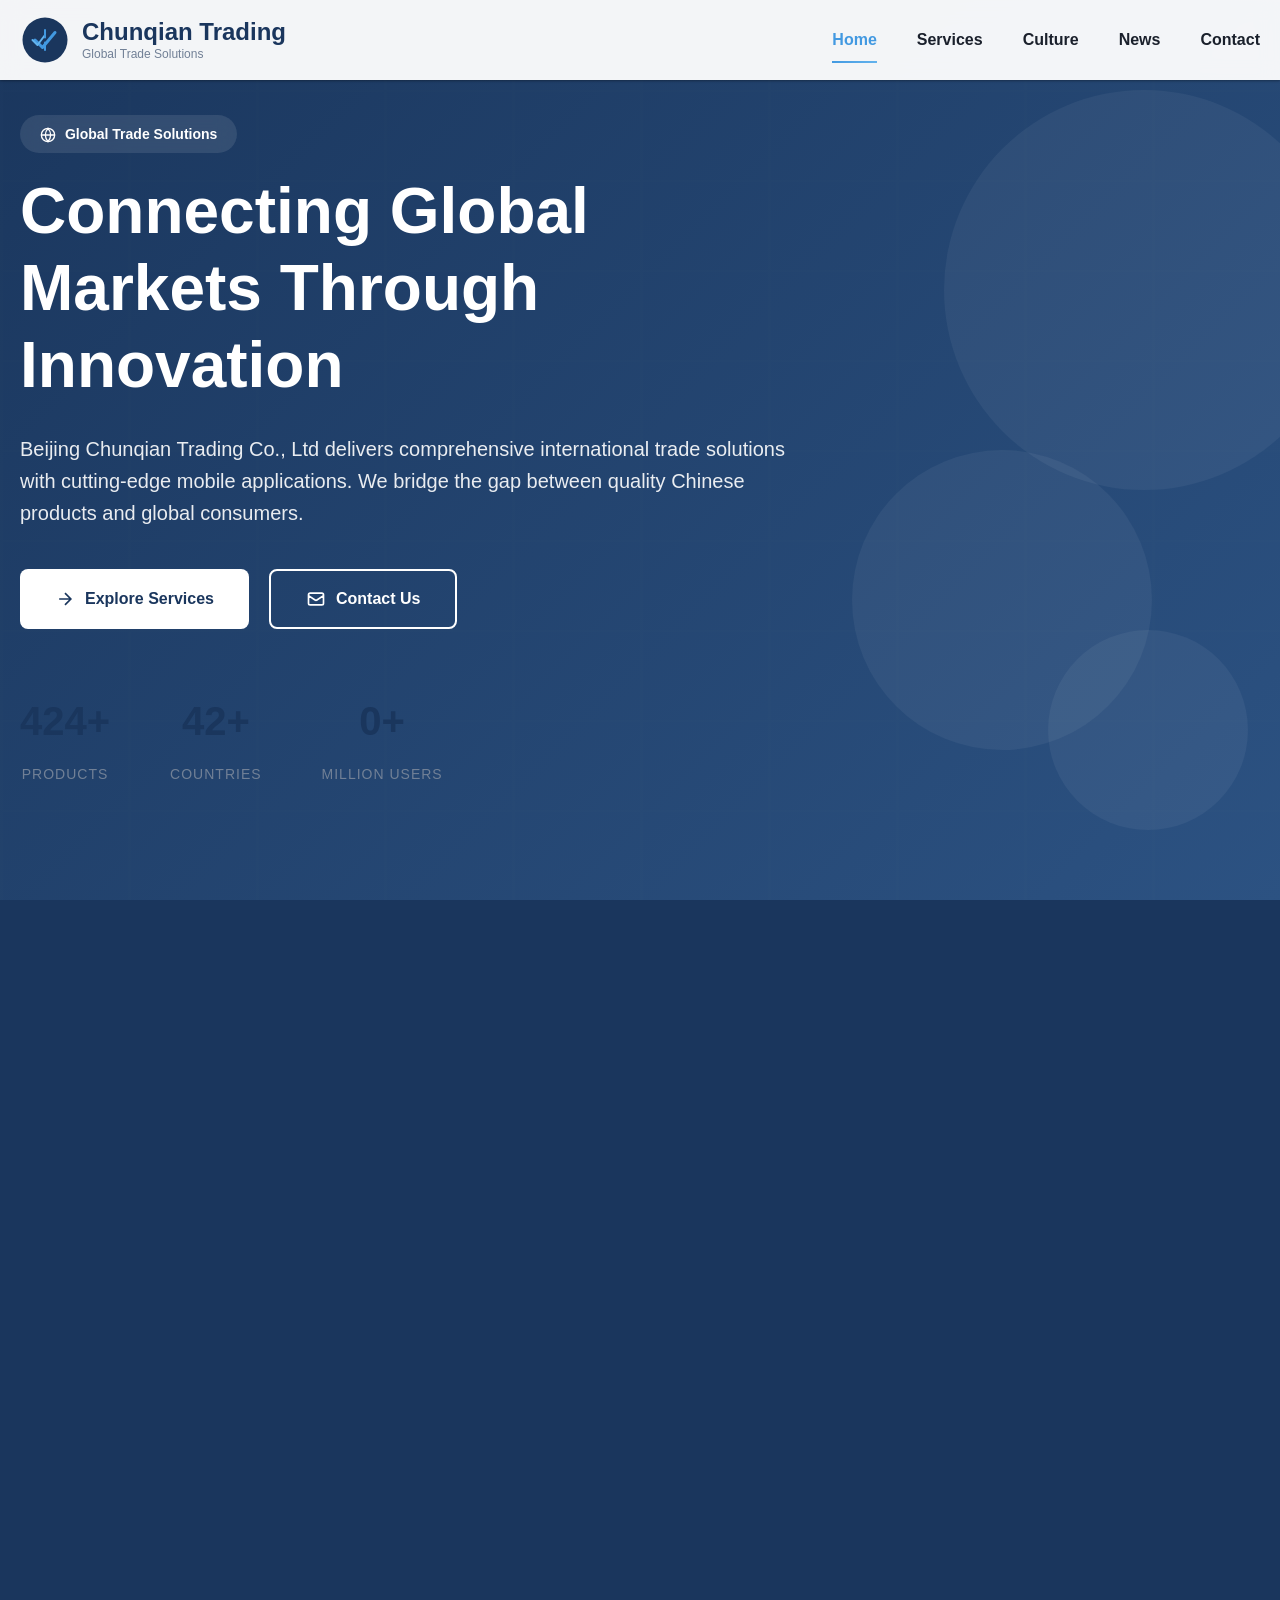
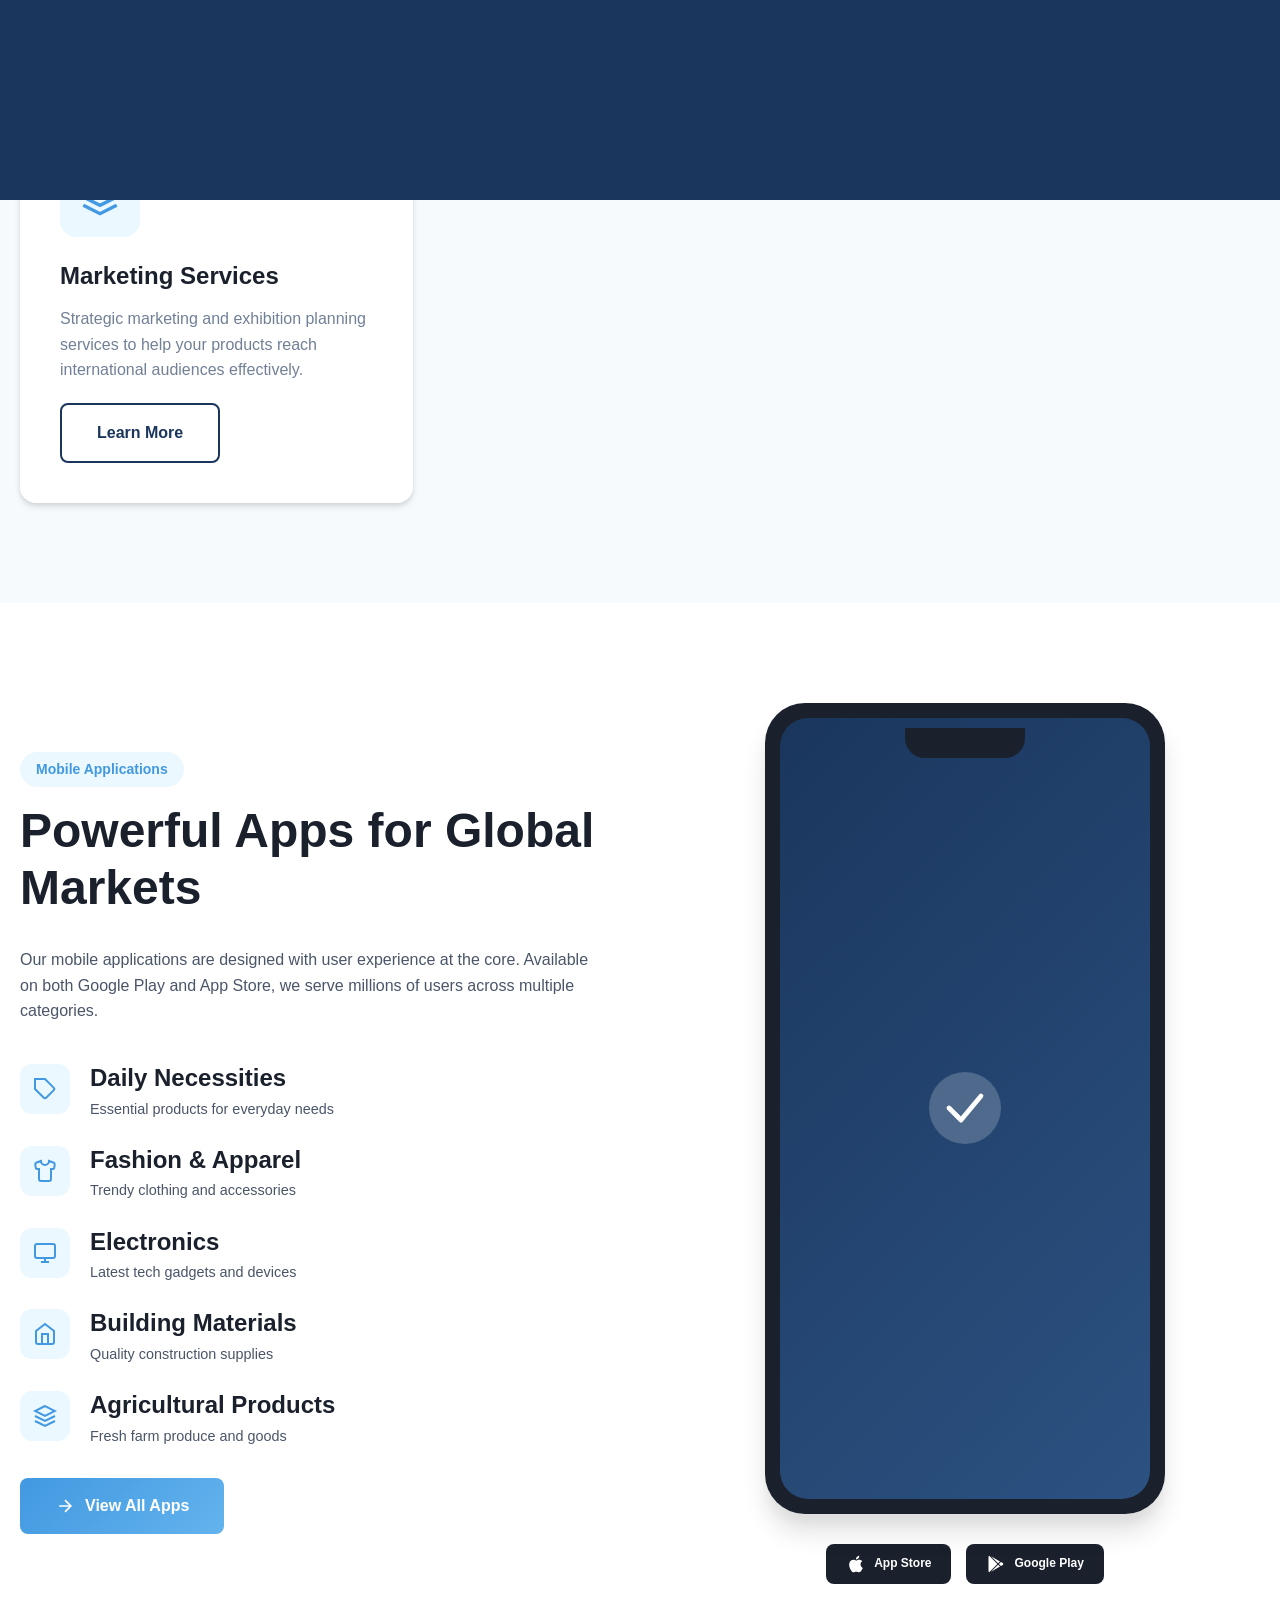
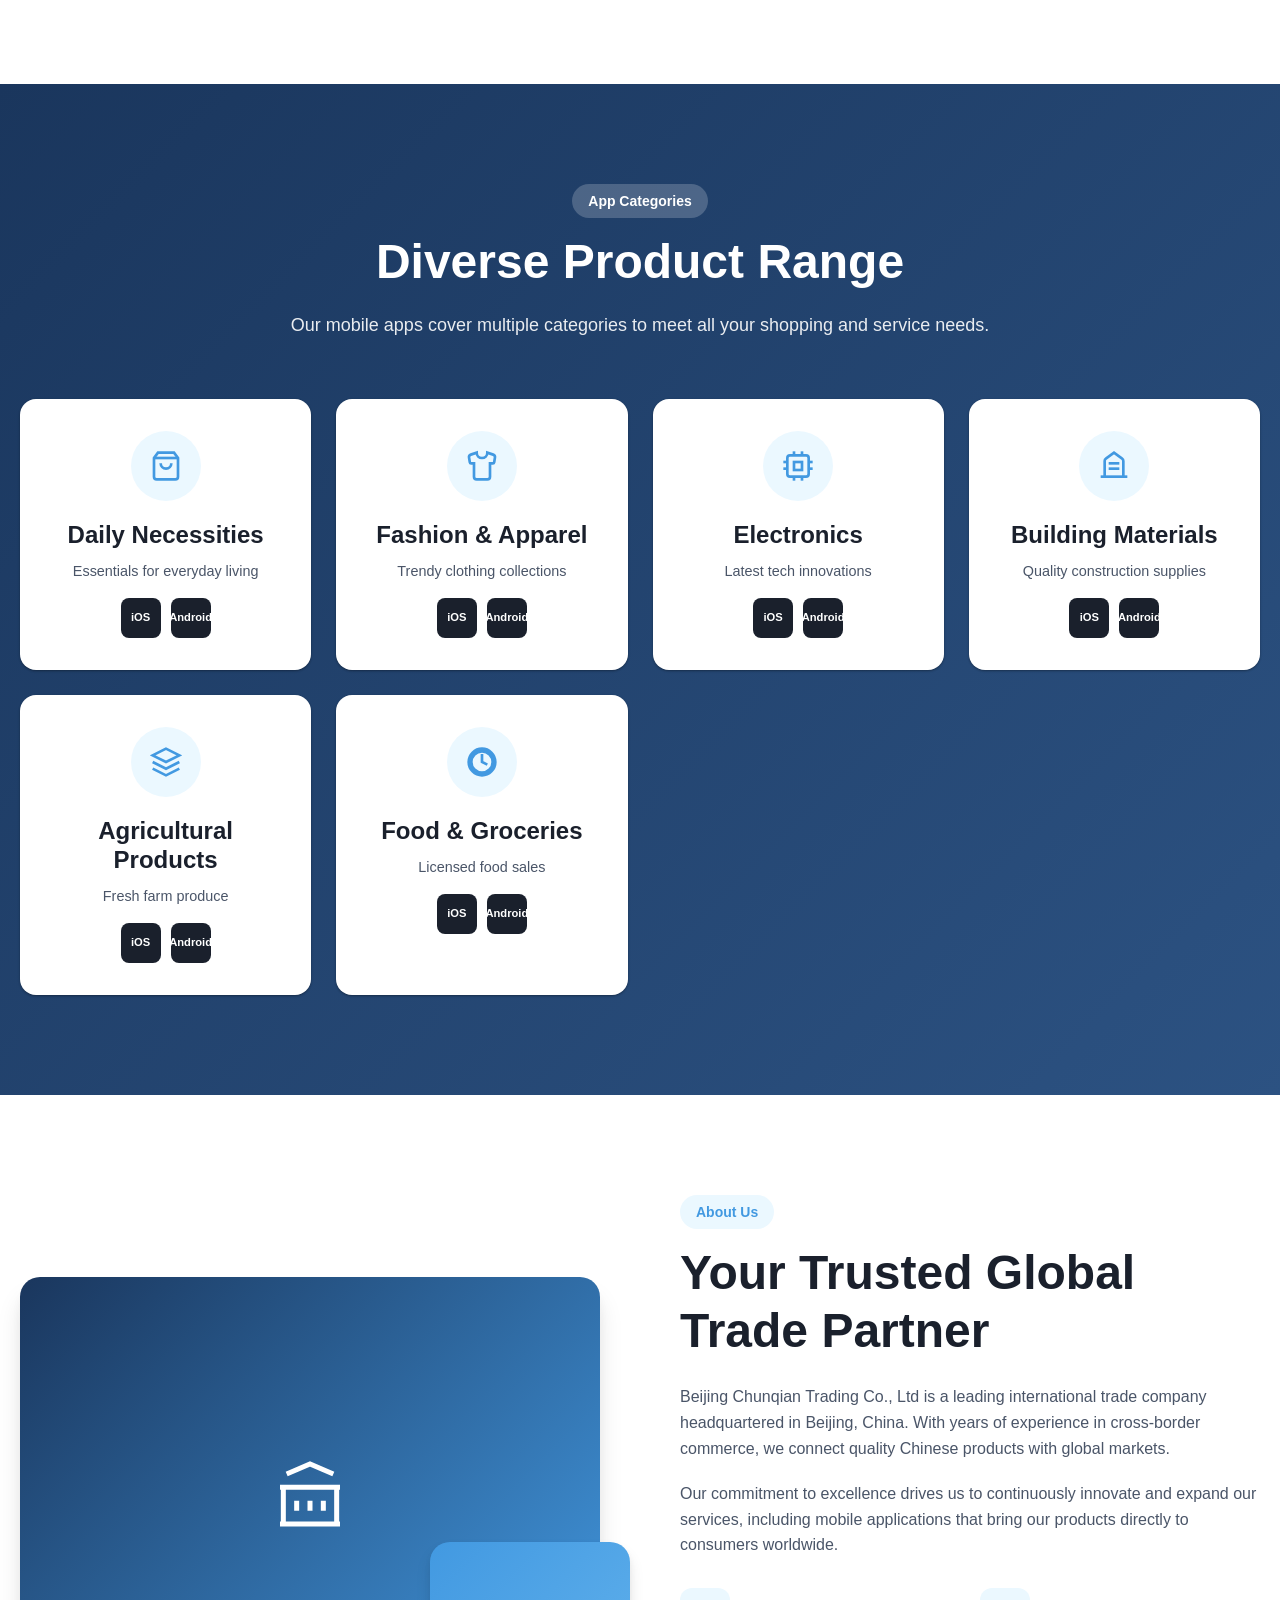
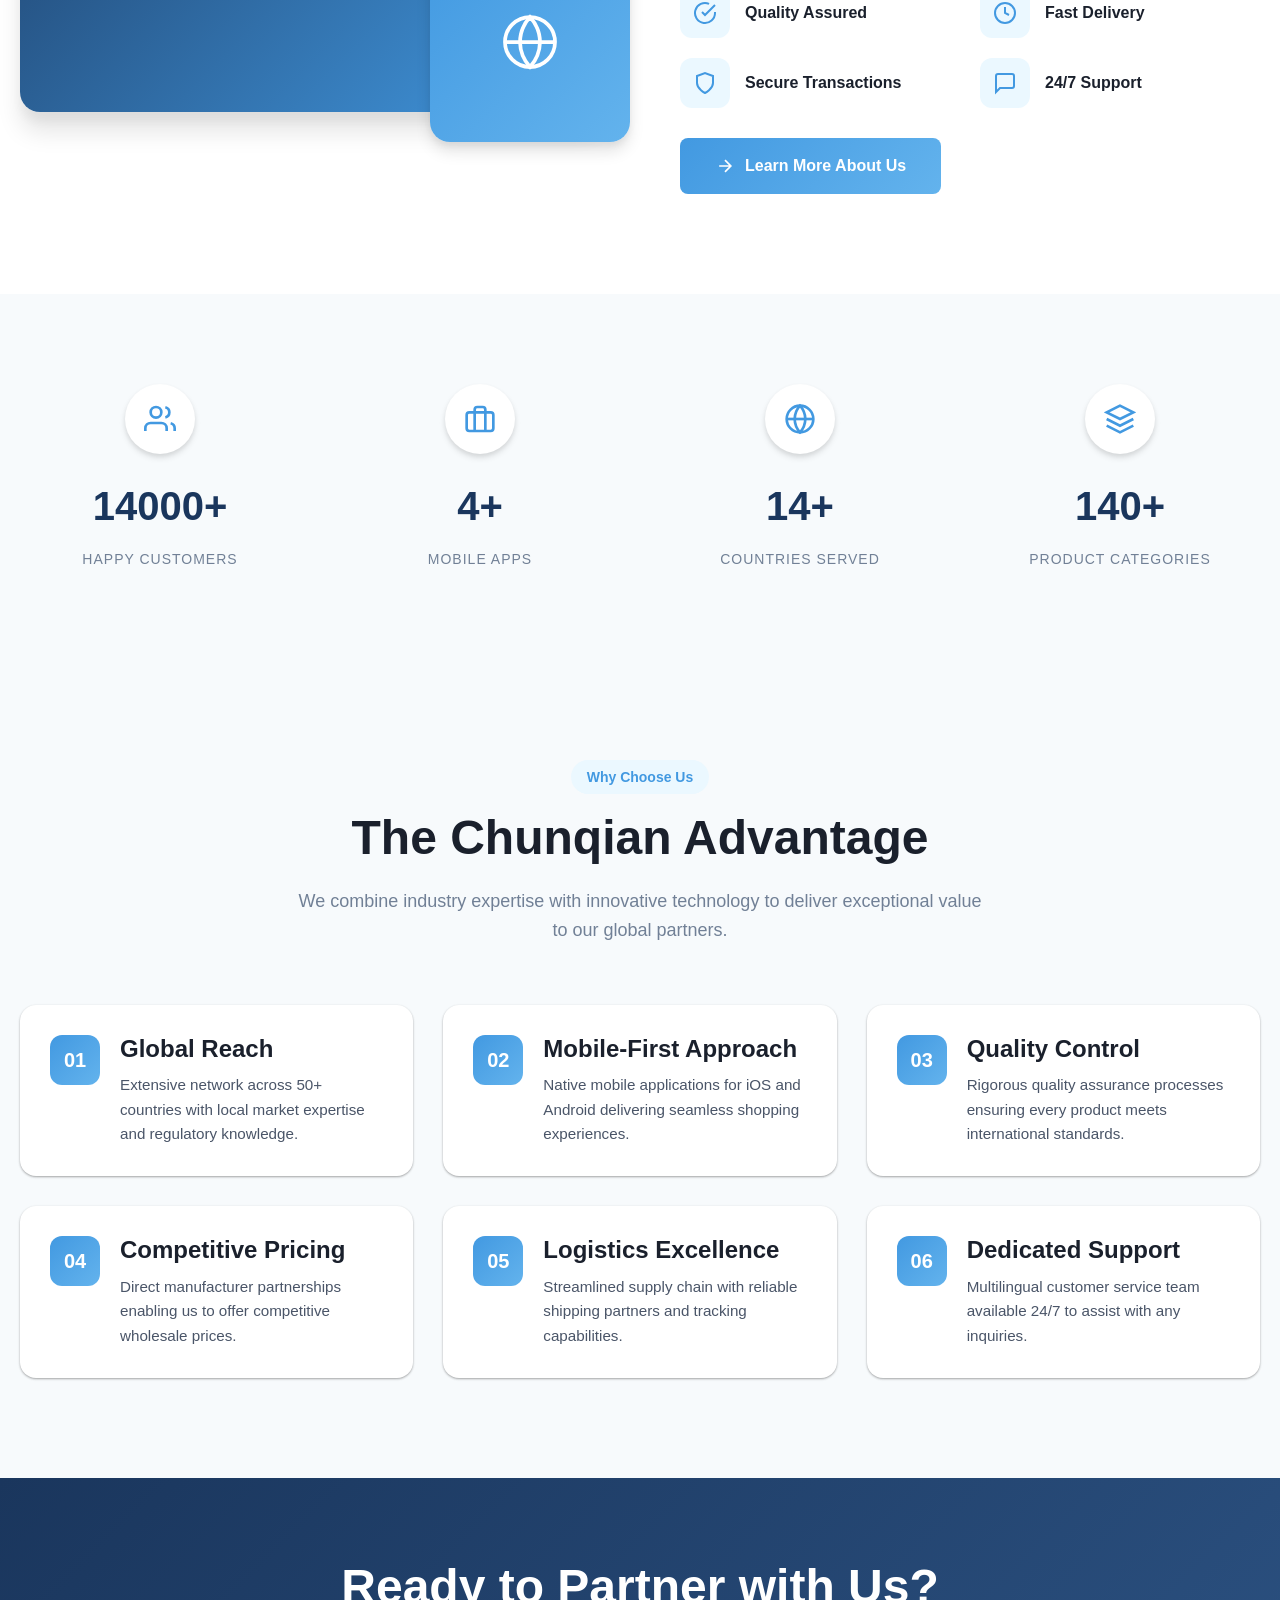
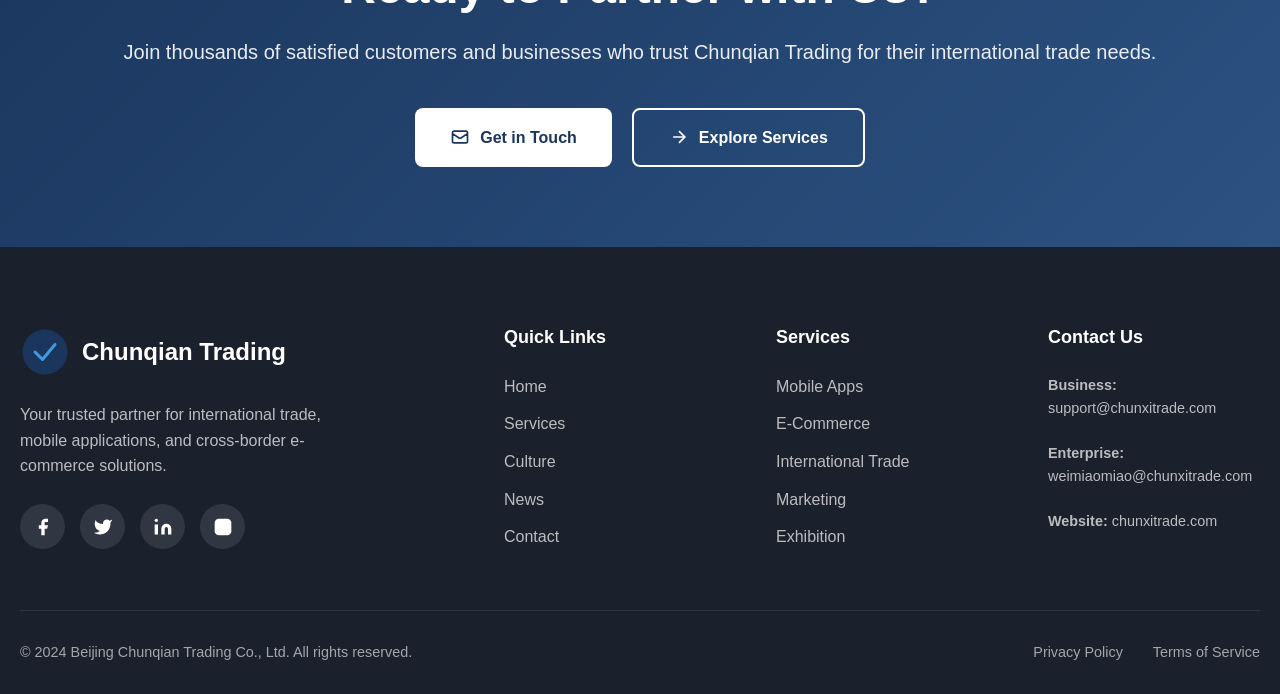
<file: index.html>
<!DOCTYPE html>
<html lang="en">
<head>
    <meta charset="UTF-8">
    <meta name="viewport" content="width=device-width, initial-scale=1.0">
    <meta name="description" content="Beijing Chunqian Trading Co., Ltd - Your trusted partner for international trade, mobile app development, and cross-border e-commerce solutions. Available on Google Play and App Store.">
    <meta name="keywords" content="international trade, cross-border e-commerce, mobile apps, Chinese products, wholesale, import export, Beijing trading company">
    <meta name="author" content="Beijing Chunqian Trading Co., Ltd">
    <meta name="robots" content="index, follow">
    <meta name="googlebot" content="index, follow">
    <meta name="revisit-after" content="7 days">
    <meta name="language" content="English">
    <meta name="distribution" content="global">
    
    <!-- Open Graph -->
    <meta property="og:title" content="Beijing Chunqian Trading Co., Ltd - Global Trade & Mobile Solutions">
    <meta property="og:description" content="Your trusted partner for international trade, mobile app development, and cross-border e-commerce solutions.">
    <meta property="og:type" content="website">
    <meta property="og:url" content="https://chunxitrade.com">
    <meta property="og:image" content="https://chunxitrade.com/images/og-image.png">
    <meta property="og:site_name" content="Beijing Chunqian Trading Co., Ltd">
    
    <!-- Twitter Card -->
    <meta name="twitter:card" content="summary_large_image">
    <meta name="twitter:title" content="Beijing Chunqian Trading Co., Ltd">
    <meta name="twitter:description" content="Your trusted partner for international trade, mobile app development, and cross-border e-commerce solutions.">
    <meta name="twitter:image" content="https://chunxitrade.com/images/og-image.png">
    
    <!-- Canonical URL -->
    <link rel="canonical" href="https://chunxitrade.com">
    
    <title>Beijing Chunqian Trading Co., Ltd - Global Trade & Mobile Solutions</title>
    
    <!-- Favicon -->
    <link rel="icon" type="image/svg+xml" href="data:image/svg+xml,%3Csvg xmlns='http://www.w3.org/2000/svg' viewBox='0 0 100 100'%3E%3Ccircle cx='50' cy='50' r='45' fill='%231a365d'/%3E%3Ctext x='50' y='65' font-size='40' font-weight='bold' fill='white' text-anchor='middle'%3ECQ%3C/text%3E%3C/svg%3E">
    
    <!-- Fonts -->
    <link rel="preconnect" href="https://fonts.googleapis.com">
    <link rel="preconnect" href="https://fonts.gstatic.com" crossorigin>
    <link href="https://fonts.googleapis.com/css2?family=Inter:wght@300;400;500;600;700;800&display=swap" rel="stylesheet">
    
    <!-- Styles -->
    <link rel="stylesheet" href="css/style.css">
    
    <!-- Schema.org Structured Data -->
    <script type="application/ld+json">
    {
        "@context": "https://schema.org",
        "@type": "Organization",
        "name": "Beijing Chunqian Trading Co., Ltd",
        "alternateName": "Chunqian Trading",
        "url": "https://chunxitrade.com",
        "logo": "https://chunxitrade.com/images/logo.svg",
        "description": "Your trusted partner for international trade, mobile app development, and cross-border e-commerce solutions.",
        "address": {
            "@type": "PostalAddress",
            "streetAddress": "Room 223-3625, Government Office Building, No. 142 Huasheng Road, Beizhuang Village",
            "addressLocality": "Miyun District",
            "addressRegion": "Beijing",
            "postalCode": "100000",
            "addressCountry": "CN"
        },
        "contactPoint": {
            "@type": "ContactPoint",
            "contactType": "Customer Service",
            "email": "support@chunxitrade.com"
        },
        "sameAs": [
            "https://play.google.com/store/apps/dev?id=chunxitrade",
            "https://apps.apple.com/dev/chunxitrade"
        ]
    }
    </script>
</head>
<body>
    <!-- Loading Screen -->
    <div class="loading-screen">
        <div class="loader"></div>
    </div>

    <!-- Page Transition -->
    <div class="page-transition"></div>

    <!-- Header -->
    <header class="header">
        <div class="container">
            <div class="header-inner">
                <a href="index.html" class="logo">
                    <svg viewBox="0 0 100 100" fill="none" xmlns="http://www.w3.org/2000/svg">
                        <circle cx="50" cy="50" r="45" fill="#1a365d"/>
                        <path d="M30 50 L45 65 L70 35" stroke="#4299e1" stroke-width="6" stroke-linecap="round" stroke-linejoin="round"/>
                        <path d="M25 50 L35 60 L50 40" stroke="#63b3ed" stroke-width="4" stroke-linecap="round" stroke-linejoin="round"/>
                        <path d="M50 30 L50 45" stroke="#4299e1" stroke-width="4" stroke-linecap="round"/>
                        <path d="M50 55 L50 70" stroke="#4299e1" stroke-width="4" stroke-linecap="round"/>
                    </svg>
                    <div class="logo-text">
                        Chunqian Trading
                        <span>Global Trade Solutions</span>
                    </div>
                </a>
                
                <nav class="nav-menu">
                    <a href="index.html" class="nav-link active">Home</a>
                    <a href="services.html" class="nav-link">Services</a>
                    <a href="culture.html" class="nav-link">Culture</a>
                    <a href="news.html" class="nav-link">News</a>
                    <a href="contact.html" class="nav-link">Contact</a>
                </nav>
                
                <button class="nav-toggle" aria-label="Toggle navigation">
                    <span></span>
                    <span></span>
                    <span></span>
                </button>
            </div>
        </div>
    </header>

    <!-- Hero Section -->
    <section class="hero">
        <div class="container">
            <div class="hero-content">
                <span class="hero-badge">
                    <svg width="16" height="16" viewBox="0 0 24 24" fill="none" stroke="currentColor" stroke-width="2" style="display: inline-block; vertical-align: middle; margin-right: 5px;">
                        <circle cx="12" cy="12" r="10"/>
                        <path d="M2 12h20M12 2a15.3 15.3 0 0 1 4 10 15.3 15.3 0 0 1-4 10 15.3 15.3 0 0 1-4-10 15.3 15.3 0 0 1 4-10z"/>
                    </svg>
                    Global Trade Solutions
                </span>
                <h1 class="hero-title">Connecting Global Markets Through Innovation</h1>
                <p class="hero-description">Beijing Chunqian Trading Co., Ltd delivers comprehensive international trade solutions with cutting-edge mobile applications. We bridge the gap between quality Chinese products and global consumers.</p>
                <div class="hero-buttons">
                    <a href="services.html" class="btn btn-primary">
                        <svg viewBox="0 0 24 24" fill="none" stroke="currentColor" stroke-width="2">
                            <path d="M5 12h14M12 5l7 7-7 7"/>
                        </svg>
                        Explore Services
                    </a>
                    <a href="contact.html" class="btn btn-secondary">
                        <svg viewBox="0 0 24 24" fill="none" stroke="currentColor" stroke-width="2">
                            <path d="M3 8l7.89 5.26a2 2 0 002.22 0L21 8M5 19h14a2 2 0 002-2V7a2 2 0 00-2-2H5a2 2 0 00-2 2v10a2 2 0 002 2z"/>
                        </svg>
                        Contact Us
                    </a>
                </div>
                <div class="hero-stats">
                    <div class="stat-item">
                        <div class="stat-number" data-counter="500">0</div>
                        <div class="stat-label">Products</div>
                    </div>
                    <div class="stat-item">
                        <div class="stat-number" data-counter="50">0</div>
                        <div class="stat-label">Countries</div>
                    </div>
                    <div class="stat-item">
                        <div class="stat-number" data-counter="1">0</div>
                        <div class="stat-label">Million Users</div>
                    </div>
                </div>
            </div>
        </div>
        
        <!-- Hero Shapes -->
        <div class="hero-shapes">
            <div class="shape shape-1"></div>
            <div class="shape shape-2"></div>
            <div class="shape shape-3"></div>
        </div>
        
        <!-- SVG Background Pattern -->
        <svg class="hero-bg" viewBox="0 0 100 100" preserveAspectRatio="none">
            <defs>
                <pattern id="grid" width="10" height="10" patternUnits="userSpaceOnUse">
                    <path d="M 10 0 L 0 0 0 10" fill="none" stroke="rgba(255,255,255,0.05)" stroke-width="0.5"/>
                </pattern>
            </defs>
            <rect width="100%" height="100%" fill="url(#grid)"/>
        </svg>
    </section>

    <!-- Services Preview Section -->
    <section class="section section-dark">
        <div class="container">
            <div class="section-header animate-on-scroll">
                <span class="section-badge">What We Offer</span>
                <h2 class="section-title">Comprehensive Business Solutions</h2>
                <p class="section-description">From mobile applications to international trade, we provide end-to-end solutions tailored for global markets.</p>
            </div>
            
            <div class="services-grid">
                <div class="card animate-on-scroll delay-1">
                    <div class="card-icon">
                        <svg viewBox="0 0 24 24" fill="none" stroke="currentColor" stroke-width="2">
                            <rect x="5" y="2" width="14" height="20" rx="2" ry="2"/>
                            <line x1="12" y1="18" x2="12.01" y2="18"/>
                        </svg>
                    </div>
                    <h3 class="card-title">Mobile Applications</h3>
                    <p class="card-text">Feature-rich mobile apps available on Google Play and App Store, covering daily necessities, apparel, electronics, and more.</p>
                    <a href="services.html#mobile-apps" class="btn btn-outline">Learn More</a>
                </div>
                
                <div class="card animate-on-scroll delay-2">
                    <div class="card-icon">
                        <svg viewBox="0 0 24 24" fill="none" stroke="currentColor" stroke-width="2">
                            <circle cx="9" cy="21" r="1"/>
                            <circle cx="20" cy="21" r="1"/>
                            <path d="M1 1h4l2.68 13.39a2 2 0 0 0 2 1.61h9.72a2 2 0 0 0 2-1.61L23 6H6"/>
                        </svg>
                    </div>
                    <h3 class="card-title">E-Commerce Solutions</h3>
                    <p class="card-text">Complete online retail infrastructure with seamless payment processing, inventory management, and logistics integration.</p>
                    <a href="services.html#ecommerce" class="btn btn-outline">Learn More</a>
                </div>
                
                <div class="card animate-on-scroll delay-3">
                    <div class="card-icon">
                        <svg viewBox="0 0 24 24" fill="none" stroke="currentColor" stroke-width="2">
                            <path d="M21 16V8a2 2 0 0 0-1-1.73l-7-4a2 2 0 0 0-2 0l-7 4A2 2 0 0 0 3 8v8a2 2 0 0 0 1 1.73l7 4a2 2 0 0 0 2 0l7-4A2 2 0 0 0 21 16z"/>
                            <polyline points="3.27 6.96 12 12.01 20.73 6.96"/>
                            <line x1="12" y1="22.08" x2="12" y2="12"/>
                        </svg>
                    </div>
                    <h3 class="card-title">International Trade</h3>
                    <p class="card-text">Expert import/export services with deep understanding of global trade regulations and customs procedures.</p>
                    <a href="services.html#trade" class="btn btn-outline">Learn More</a>
                </div>
                
                <div class="card animate-on-scroll delay-4">
                    <div class="card-icon">
                        <svg viewBox="0 0 24 24" fill="none" stroke="currentColor" stroke-width="2">
                            <polygon points="12 2 2 7 12 12 22 7 12 2"/>
                            <polyline points="2 17 12 22 22 17"/>
                            <polyline points="2 12 12 17 22 12"/>
                        </svg>
                    </div>
                    <h3 class="card-title">Marketing Services</h3>
                    <p class="card-text">Strategic marketing and exhibition planning services to help your products reach international audiences effectively.</p>
                    <a href="services.html#marketing" class="btn btn-outline">Learn More</a>
                </div>
            </div>
        </div>
    </section>

    <!-- App Showcase Section -->
    <section class="section">
        <div class="container">
            <div class="app-showcase">
                <div class="app-content animate-on-scroll fade-left">
                    <span class="section-badge">Mobile Applications</span>
                    <h2>Powerful Apps for Global Markets</h2>
                    <p>Our mobile applications are designed with user experience at the core. Available on both Google Play and App Store, we serve millions of users across multiple categories.</p>
                    
                    <div class="app-features">
                        <div class="app-feature">
                            <div class="app-feature-icon">
                                <svg viewBox="0 0 24 24" fill="none" stroke="currentColor" stroke-width="2">
                                    <path d="M20.59 13.41l-7.17 7.17a2 2 0 0 1-2.83 0L2 12V2h10l8.59 8.59a2 2 0 0 1 0 2.82z"/>
                                    <line x1="7" y1="7" x2="7.01" y2="7"/>
                                </svg>
                            </div>
                            <div class="app-feature-content">
                                <h4>Daily Necessities</h4>
                                <p>Essential products for everyday needs</p>
                            </div>
                        </div>
                        
                        <div class="app-feature">
                            <div class="app-feature-icon">
                                <svg viewBox="0 0 24 24" fill="none" stroke="currentColor" stroke-width="2">
                                    <path d="M20.38 3.46L16 2a4 4 0 0 1-8 0L3.62 3.46a2 2 0 0 0-1.34 2.23l.58 3.47a1 1 0 0 0 .99.84H6v10c0 1.1.9 2 2 2h8a2 2 0 0 0 2-2V10h2.15a1 1 0 0 0 .99-.84l.58-3.47a2 2 0 0 0-1.34-2.23z"/>
                                </svg>
                            </div>
                            <div class="app-feature-content">
                                <h4>Fashion & Apparel</h4>
                                <p>Trendy clothing and accessories</p>
                            </div>
                        </div>
                        
                        <div class="app-feature">
                            <div class="app-feature-icon">
                                <svg viewBox="0 0 24 24" fill="none" stroke="currentColor" stroke-width="2">
                                    <rect x="2" y="3" width="20" height="14" rx="2" ry="2"/>
                                    <line x1="8" y1="21" x2="16" y2="21"/>
                                    <line x1="12" y1="17" x2="12" y2="21"/>
                                </svg>
                            </div>
                            <div class="app-feature-content">
                                <h4>Electronics</h4>
                                <p>Latest tech gadgets and devices</p>
                            </div>
                        </div>
                        
                        <div class="app-feature">
                            <div class="app-feature-icon">
                                <svg viewBox="0 0 24 24" fill="none" stroke="currentColor" stroke-width="2">
                                    <path d="M3 9l9-7 9 7v11a2 2 0 0 1-2 2H5a2 2 0 0 1-2-2z"/>
                                    <polyline points="9 22 9 12 15 12 15 22"/>
                                </svg>
                            </div>
                            <div class="app-feature-content">
                                <h4>Building Materials</h4>
                                <p>Quality construction supplies</p>
                            </div>
                        </div>
                        
                        <div class="app-feature">
                            <div class="app-feature-icon">
                                <svg viewBox="0 0 24 24" fill="none" stroke="currentColor" stroke-width="2">
                                    <path d="M12 2L2 7l10 5 10-5-10-5z"/>
                                    <path d="M2 17l10 5 10-5"/>
                                    <path d="M2 12l10 5 10-5"/>
                                </svg>
                            </div>
                            <div class="app-feature-content">
                                <h4>Agricultural Products</h4>
                                <p>Fresh farm produce and goods</p>
                            </div>
                        </div>
                    </div>
                    
                    <div style="margin-top: 30px;">
                        <a href="services.html#mobile-apps" class="btn btn-accent">
                            <svg viewBox="0 0 24 24" fill="none" stroke="currentColor" stroke-width="2">
                                <path d="M5 12h14M12 5l7 7-7 7"/>
                            </svg>
                            View All Apps
                        </a>
                    </div>
                </div>
                
                <div class="app-preview animate-on-scroll fade-right">
                    <div class="phone-mockup">
                        <div class="phone-frame">
                            <div class="phone-screen">
                                <div class="phone-screen-content">
                                    <svg width="80" height="80" viewBox="0 0 100 100" fill="none" xmlns="http://www.w3.org/2000/svg">
                                        <circle cx="50" cy="50" r="45" fill="rgba(255,255,255,0.2)"/>
                                        <path d="M30 50 L45 65 L70 35" stroke="white" stroke-width="6" stroke-linecap="round" stroke-linejoin="round"/>
                                    </svg>
                                </div>
                            </div>
                        </div>
                        <div class="phone-notch"></div>
                    </div>
                    
                    <!-- App Store Badges -->
                    <div style="display: flex; gap: 15px; justify-content: center; margin-top: 30px;">
                        <div class="store-badge" style="width: auto; padding: 10px 20px; display: flex; align-items: center; gap: 8px;">
                            <svg width="20" height="20" viewBox="0 0 24 24" fill="currentColor">
                                <path d="M18.71 19.5c-.83 1.24-1.71 2.45-3.05 2.47-1.34.03-1.77-.79-3.29-.79-1.53 0-2 .77-3.27.82-1.31.05-2.3-1.32-3.14-2.53C4.25 17 2.94 12.45 4.7 9.39c.87-1.52 2.43-2.48 4.12-2.51 1.28-.02 2.5.87 3.29.87.78 0 2.26-1.07 3.81-.91.65.03 2.47.26 3.64 1.98-.09.06-2.17 1.28-2.15 3.81.03 3.02 2.65 4.03 2.68 4.04-.03.07-.42 1.44-1.38 2.83M13 3.5c.73-.83 1.94-1.46 2.94-1.5.13 1.17-.34 2.35-1.04 3.19-.69.85-1.83 1.51-2.95 1.42-.15-1.15.41-2.35 1.05-3.11z"/>
                            </svg>
                            <span style="font-size: 0.75rem;">App Store</span>
                        </div>
                        <div class="store-badge" style="width: auto; padding: 10px 20px; display: flex; align-items: center; gap: 8px;">
                            <svg width="20" height="20" viewBox="0 0 24 24" fill="currentColor">
                                <path d="M3,20.5V3.5C3,2.91 3.34,2.39 3.84,2.15L13.69,12L3.84,21.85C3.34,21.6 3,21.09 3,20.5M16.81,15.12L6.05,21.34L14.54,12.85L16.81,15.12M20.16,10.81C20.5,11.08 20.75,11.5 20.75,12C20.75,12.5 20.53,12.9 20.18,13.18L17.89,14.5L15.39,12L17.89,9.5L20.16,10.81M6.05,2.66L16.81,8.88L14.54,11.15L6.05,2.66Z"/>
                            </svg>
                            <span style="font-size: 0.75rem;">Google Play</span>
                        </div>
                    </div>
                </div>
            </div>
        </div>
    </section>

    <!-- App Categories Section -->
    <section class="section section-gradient">
        <div class="container">
            <div class="section-header animate-on-scroll">
                <span class="section-badge">App Categories</span>
                <h2 class="section-title">Diverse Product Range</h2>
                <p class="section-description">Our mobile apps cover multiple categories to meet all your shopping and service needs.</p>
            </div>
            
            <div class="app-categories">
                <div class="app-category-card animate-on-scroll delay-1">
                    <div class="app-category-icon">
                        <svg viewBox="0 0 24 24" fill="none" stroke="currentColor" stroke-width="2">
                            <path d="M6 2L3 6v14a2 2 0 0 0 2 2h14a2 2 0 0 0 2-2V6l-3-4z"/>
                            <line x1="3" y1="6" x2="21" y2="6"/>
                            <path d="M16 10a4 4 0 0 1-8 0"/>
                        </svg>
                    </div>
                    <h4>Daily Necessities</h4>
                    <p>Essentials for everyday living</p>
                    <div class="app-store-badges">
                        <div class="store-badge">iOS</div>
                        <div class="store-badge">Android</div>
                    </div>
                </div>
                
                <div class="app-category-card animate-on-scroll delay-2">
                    <div class="app-category-icon">
                        <svg viewBox="0 0 24 24" fill="none" stroke="currentColor" stroke-width="2">
                            <path d="M20.38 3.46L16 2a4 4 0 0 1-8 0L3.62 3.46a2 2 0 0 0-1.34 2.23l.58 3.47a1 1 0 0 0 .99.84H6v10c0 1.1.9 2 2 2h8a2 2 0 0 0 2-2V10h2.15a1 1 0 0 0 .99-.84l.58-3.47a2 2 0 0 0-1.34-2.23z"/>
                        </svg>
                    </div>
                    <h4>Fashion & Apparel</h4>
                    <p>Trendy clothing collections</p>
                    <div class="app-store-badges">
                        <div class="store-badge">iOS</div>
                        <div class="store-badge">Android</div>
                    </div>
                </div>
                
                <div class="app-category-card animate-on-scroll delay-3">
                    <div class="app-category-icon">
                        <svg viewBox="0 0 24 24" fill="none" stroke="currentColor" stroke-width="2">
                            <rect x="4" y="4" width="16" height="16" rx="2" ry="2"/>
                            <rect x="9" y="9" width="6" height="6"/>
                            <line x1="9" y1="1" x2="9" y2="4"/>
                            <line x1="15" y1="1" x2="15" y2="4"/>
                            <line x1="9" y1="20" x2="9" y2="23"/>
                            <line x1="15" y1="20" x2="15" y2="23"/>
                            <line x1="20" y1="9" x2="23" y2="9"/>
                            <line x1="20" y1="14" x2="23" y2="14"/>
                            <line x1="1" y1="9" x2="4" y2="9"/>
                            <line x1="1" y1="14" x2="4" y2="14"/>
                        </svg>
                    </div>
                    <h4>Electronics</h4>
                    <p>Latest tech innovations</p>
                    <div class="app-store-badges">
                        <div class="store-badge">iOS</div>
                        <div class="store-badge">Android</div>
                    </div>
                </div>
                
                <div class="app-category-card animate-on-scroll delay-4">
                    <div class="app-category-icon">
                        <svg viewBox="0 0 24 24" fill="none" stroke="currentColor" stroke-width="2">
                            <path d="M2 20h20"/>
                            <path d="M5 20V8.2a2 2 0 0 1 .9-1.7L12 2l6.1 4.5a2 2 0 0 1 .9 1.7V20"/>
                            <path d="M8 10h8"/>
                            <path d="M8 14h8"/>
                        </svg>
                    </div>
                    <h4>Building Materials</h4>
                    <p>Quality construction supplies</p>
                    <div class="app-store-badges">
                        <div class="store-badge">iOS</div>
                        <div class="store-badge">Android</div>
                    </div>
                </div>
                
                <div class="app-category-card animate-on-scroll delay-5">
                    <div class="app-category-icon">
                        <svg viewBox="0 0 24 24" fill="none" stroke="currentColor" stroke-width="2">
                            <path d="M12 2L2 7l10 5 10-5-10-5z"/>
                            <path d="M2 17l10 5 10-5"/>
                            <path d="M2 12l10 5 10-5"/>
                        </svg>
                    </div>
                    <h4>Agricultural Products</h4>
                    <p>Fresh farm produce</p>
                    <div class="app-store-badges">
                        <div class="store-badge">iOS</div>
                        <div class="store-badge">Android</div>
                    </div>
                </div>
                
                <div class="app-category-card animate-on-scroll delay-6">
                    <div class="app-category-icon">
                        <svg viewBox="0 0 24 24" fill="none" stroke="currentColor" stroke-width="2">
                            <path d="M12 2a10 10 0 1 0 10 10A10 10 0 0 0 12 2zm0 18a8 8 0 1 1 8-8 8 8 0 0 1-8 8z"/>
                            <path d="M12 6v6l4 2"/>
                        </svg>
                    </div>
                    <h4>Food & Groceries</h4>
                    <p>Licensed food sales</p>
                    <div class="app-store-badges">
                        <div class="store-badge">iOS</div>
                        <div class="store-badge">Android</div>
                    </div>
                </div>
            </div>
        </div>
    </section>

    <!-- About Section -->
    <section class="section" id="about">
        <div class="container">
            <div class="about-grid">
                <div class="about-image animate-on-scroll fade-left">
                    <div class="about-image-main">
                        <div class="about-image-placeholder">
                            <svg width="80" height="80" viewBox="0 0 24 24" fill="none" stroke="currentColor" stroke-width="1.5">
                                <path d="M3 21h18M3 10h18M5 6l7-3 7 3M4 10v11M20 10v11M8 14v3M12 14v3M16 14v3"/>
                            </svg>
                        </div>
                    </div>
                    <div class="about-image-accent">
                        <svg width="60" height="60" viewBox="0 0 24 24" fill="none" stroke="currentColor" stroke-width="1.5">
                            <circle cx="12" cy="12" r="10"/>
                            <path d="M2 12h20M12 2a15.3 15.3 0 0 1 4 10 15.3 15.3 0 0 1-4 10 15.3 15.3 0 0 1-4-10 15.3 15.3 0 0 1 4-10z"/>
                        </svg>
                    </div>
                </div>
                
                <div class="about-content animate-on-scroll fade-right">
                    <span class="section-badge">About Us</span>
                    <h2>Your Trusted Global Trade Partner</h2>
                    <p>Beijing Chunqian Trading Co., Ltd is a leading international trade company headquartered in Beijing, China. With years of experience in cross-border commerce, we connect quality Chinese products with global markets.</p>
                    <p>Our commitment to excellence drives us to continuously innovate and expand our services, including mobile applications that bring our products directly to consumers worldwide.</p>
                    
                    <div class="about-features">
                        <div class="about-feature">
                            <div class="about-feature-icon">
                                <svg viewBox="0 0 24 24" fill="none" stroke="currentColor" stroke-width="2">
                                    <path d="M22 11.08V12a10 10 0 1 1-5.93-9.14"/>
                                    <polyline points="22 4 12 14.01 9 11.01"/>
                                </svg>
                            </div>
                            <span>Quality Assured</span>
                        </div>
                        
                        <div class="about-feature">
                            <div class="about-feature-icon">
                                <svg viewBox="0 0 24 24" fill="none" stroke="currentColor" stroke-width="2">
                                    <circle cx="12" cy="12" r="10"/>
                                    <polyline points="12 6 12 12 16 14"/>
                                </svg>
                            </div>
                            <span>Fast Delivery</span>
                        </div>
                        
                        <div class="about-feature">
                            <div class="about-feature-icon">
                                <svg viewBox="0 0 24 24" fill="none" stroke="currentColor" stroke-width="2">
                                    <path d="M12 22s8-4 8-10V5l-8-3-8 3v7c0 6 8 10 8 10z"/>
                                </svg>
                            </div>
                            <span>Secure Transactions</span>
                        </div>
                        
                        <div class="about-feature">
                            <div class="about-feature-icon">
                                <svg viewBox="0 0 24 24" fill="none" stroke="currentColor" stroke-width="2">
                                    <path d="M21 15a2 2 0 0 1-2 2H7l-4 4V5a2 2 0 0 1 2-2h14a2 2 0 0 1 2 2z"/>
                                </svg>
                            </div>
                            <span>24/7 Support</span>
                        </div>
                    </div>
                    
                    <div style="margin-top: 30px;">
                        <a href="culture.html" class="btn btn-accent">
                            <svg viewBox="0 0 24 24" fill="none" stroke="currentColor" stroke-width="2">
                                <path d="M5 12h14M12 5l7 7-7 7"/>
                            </svg>
                            Learn More About Us
                        </a>
                    </div>
                </div>
            </div>
        </div>
    </section>

    <!-- Stats Section -->
    <section class="stats-section">
        <div class="container">
            <div class="stats-grid">
                <div class="stat-card animate-on-scroll delay-1">
                    <div class="stat-icon">
                        <svg viewBox="0 0 24 24" fill="none" stroke="currentColor" stroke-width="2">
                            <path d="M17 21v-2a4 4 0 0 0-4-4H5a4 4 0 0 0-4 4v2"/>
                            <circle cx="9" cy="7" r="4"/>
                            <path d="M23 21v-2a4 4 0 0 0-3-3.87"/>
                            <path d="M16 3.13a4 4 0 0 1 0 7.75"/>
                        </svg>
                    </div>
                    <div class="stat-number" data-counter="50000">0</div>
                    <div class="stat-label">Happy Customers</div>
                </div>
                
                <div class="stat-card animate-on-scroll delay-2">
                    <div class="stat-icon">
                        <svg viewBox="0 0 24 24" fill="none" stroke="currentColor" stroke-width="2">
                            <rect x="2" y="7" width="20" height="14" rx="2" ry="2"/>
                            <path d="M16 21V5a2 2 0 0 0-2-2h-4a2 2 0 0 0-2 2v16"/>
                        </svg>
                    </div>
                    <div class="stat-number" data-counter="15">0</div>
                    <div class="stat-label">Mobile Apps</div>
                </div>
                
                <div class="stat-card animate-on-scroll delay-3">
                    <div class="stat-icon">
                        <svg viewBox="0 0 24 24" fill="none" stroke="currentColor" stroke-width="2">
                            <circle cx="12" cy="12" r="10"/>
                            <line x1="2" y1="12" x2="22" y2="12"/>
                            <path d="M12 2a15.3 15.3 0 0 1 4 10 15.3 15.3 0 0 1-4 10 15.3 15.3 0 0 1-4-10 15.3 15.3 0 0 1 4-10z"/>
                        </svg>
                    </div>
                    <div class="stat-number" data-counter="50">0</div>
                    <div class="stat-label">Countries Served</div>
                </div>
                
                <div class="stat-card animate-on-scroll delay-4">
                    <div class="stat-icon">
                        <svg viewBox="0 0 24 24" fill="none" stroke="currentColor" stroke-width="2">
                            <path d="M12 2L2 7l10 5 10-5-10-5z"/>
                            <path d="M2 17l10 5 10-5"/>
                            <path d="M2 12l10 5 10-5"/>
                        </svg>
                    </div>
                    <div class="stat-number" data-counter="500">0</div>
                    <div class="stat-label">Product Categories</div>
                </div>
            </div>
        </div>
    </section>

    <!-- Why Choose Us Section -->
    <section class="section section-dark">
        <div class="container">
            <div class="section-header animate-on-scroll">
                <span class="section-badge">Why Choose Us</span>
                <h2 class="section-title">The Chunqian Advantage</h2>
                <p class="section-description">We combine industry expertise with innovative technology to deliver exceptional value to our global partners.</p>
            </div>
            
            <div class="features-list">
                <div class="feature-item animate-on-scroll delay-1">
                    <div class="feature-number">01</div>
                    <div class="feature-content">
                        <h4>Global Reach</h4>
                        <p>Extensive network across 50+ countries with local market expertise and regulatory knowledge.</p>
                    </div>
                </div>
                
                <div class="feature-item animate-on-scroll delay-2">
                    <div class="feature-number">02</div>
                    <div class="feature-content">
                        <h4>Mobile-First Approach</h4>
                        <p>Native mobile applications for iOS and Android delivering seamless shopping experiences.</p>
                    </div>
                </div>
                
                <div class="feature-item animate-on-scroll delay-3">
                    <div class="feature-number">03</div>
                    <div class="feature-content">
                        <h4>Quality Control</h4>
                        <p>Rigorous quality assurance processes ensuring every product meets international standards.</p>
                    </div>
                </div>
                
                <div class="feature-item animate-on-scroll delay-4">
                    <div class="feature-number">04</div>
                    <div class="feature-content">
                        <h4>Competitive Pricing</h4>
                        <p>Direct manufacturer partnerships enabling us to offer competitive wholesale prices.</p>
                    </div>
                </div>
                
                <div class="feature-item animate-on-scroll delay-5">
                    <div class="feature-number">05</div>
                    <div class="feature-content">
                        <h4>Logistics Excellence</h4>
                        <p>Streamlined supply chain with reliable shipping partners and tracking capabilities.</p>
                    </div>
                </div>
                
                <div class="feature-item animate-on-scroll delay-6">
                    <div class="feature-number">06</div>
                    <div class="feature-content">
                        <h4>Dedicated Support</h4>
                        <p>Multilingual customer service team available 24/7 to assist with any inquiries.</p>
                    </div>
                </div>
            </div>
        </div>
    </section>

    <!-- CTA Section -->
    <section class="cta-section">
        <div class="container">
            <div class="cta-content animate-on-scroll">
                <h2>Ready to Partner with Us?</h2>
                <p>Join thousands of satisfied customers and businesses who trust Chunqian Trading for their international trade needs.</p>
                <div class="cta-buttons">
                    <a href="contact.html" class="btn btn-primary">
                        <svg viewBox="0 0 24 24" fill="none" stroke="currentColor" stroke-width="2">
                            <path d="M3 8l7.89 5.26a2 2 0 002.22 0L21 8M5 19h14a2 2 0 002-2V7a2 2 0 00-2-2H5a2 2 0 00-2 2v10a2 2 0 002 2z"/>
                        </svg>
                        Get in Touch
                    </a>
                    <a href="services.html" class="btn btn-secondary">
                        <svg viewBox="0 0 24 24" fill="none" stroke="currentColor" stroke-width="2">
                            <path d="M5 12h14M12 5l7 7-7 7"/>
                        </svg>
                        Explore Services
                    </a>
                </div>
            </div>
        </div>
    </section>

    <!-- Footer -->
    <footer class="footer">
        <div class="container">
            <div class="footer-grid">
                <div class="footer-brand">
                    <div class="footer-logo">
                        <svg viewBox="0 0 100 100" fill="none" xmlns="http://www.w3.org/2000/svg">
                            <circle cx="50" cy="50" r="45" fill="#1a365d"/>
                            <path d="M30 50 L45 65 L70 35" stroke="#4299e1" stroke-width="6" stroke-linecap="round" stroke-linejoin="round"/>
                        </svg>
                        <span>Chunqian Trading</span>
                    </div>
                    <p>Your trusted partner for international trade, mobile applications, and cross-border e-commerce solutions.</p>
                    <div class="footer-social">
                        <a href="#" aria-label="Facebook">
                            <svg viewBox="0 0 24 24" fill="currentColor">
                                <path d="M18 2h-3a5 5 0 0 0-5 5v3H7v4h3v8h4v-8h3l1-4h-4V7a1 1 0 0 1 1-1h3z"/>
                            </svg>
                        </a>
                        <a href="#" aria-label="Twitter">
                            <svg viewBox="0 0 24 24" fill="currentColor">
                                <path d="M23 3a10.9 10.9 0 0 1-3.14 1.53 4.48 4.48 0 0 0-7.86 3v1A10.66 10.66 0 0 1 3 4s-4 9 5 13a11.64 11.64 0 0 1-7 2c9 5 20 0 20-11.5a4.5 4.5 0 0 0-.08-.83A7.72 7.72 0 0 0 23 3z"/>
                            </svg>
                        </a>
                        <a href="#" aria-label="LinkedIn">
                            <svg viewBox="0 0 24 24" fill="currentColor">
                                <path d="M16 8a6 6 0 0 1 6 6v7h-4v-7a2 2 0 0 0-2-2 2 2 0 0 0-2 2v7h-4v-7a6 6 0 0 1 6-6z"/>
                                <rect x="2" y="9" width="4" height="12"/>
                                <circle cx="4" cy="4" r="2"/>
                            </svg>
                        </a>
                        <a href="#" aria-label="Instagram">
                            <svg viewBox="0 0 24 24" fill="currentColor">
                                <rect x="2" y="2" width="20" height="20" rx="5" ry="5"/>
                                <path d="M16 11.37A4 4 0 1 1 12.63 8 4 4 0 0 1 16 11.37z"/>
                                <line x1="17.5" y1="6.5" x2="17.51" y2="6.5"/>
                            </svg>
                        </a>
                    </div>
                </div>
                
                <div class="footer-column">
                    <h4>Quick Links</h4>
                    <div class="footer-links">
                        <a href="index.html">Home</a>
                        <a href="services.html">Services</a>
                        <a href="culture.html">Culture</a>
                        <a href="news.html">News</a>
                        <a href="contact.html">Contact</a>
                    </div>
                </div>
                
                <div class="footer-column">
                    <h4>Services</h4>
                    <div class="footer-links">
                        <a href="services.html#mobile-apps">Mobile Apps</a>
                        <a href="services.html#ecommerce">E-Commerce</a>
                        <a href="services.html#trade">International Trade</a>
                        <a href="services.html#marketing">Marketing</a>
                        <a href="services.html#exhibition">Exhibition</a>
                    </div>
                </div>
                
                <div class="footer-column">
                    <h4>Contact Us</h4>
                    <div class="footer-links">
                        <p style="color: rgba(255,255,255,0.7); font-size: 0.9rem; margin-bottom: 10px;">
                            <strong>Business:</strong> support@chunxitrade.com
                        </p>
                        <p style="color: rgba(255,255,255,0.7); font-size: 0.9rem; margin-bottom: 10px;">
                            <strong>Enterprise:</strong> weimiaomiao@chunxitrade.com
                        </p>
                        <p style="color: rgba(255,255,255,0.7); font-size: 0.9rem; margin-bottom: 10px;">
                            <strong>Website:</strong> chunxitrade.com
                        </p>
                    </div>
                </div>
            </div>
            
            <div class="footer-bottom">
                <p>&copy; 2024 Beijing Chunqian Trading Co., Ltd. All rights reserved.</p>
                <div class="footer-legal">
                    <a href="privacy.html">Privacy Policy</a>
                    <a href="terms.html">Terms of Service</a>
                </div>
            </div>
        </div>
    </footer>

    <!-- Back to Top Button -->
    <button class="back-to-top" aria-label="Back to top">
        <svg viewBox="0 0 24 24" fill="none" stroke="currentColor" stroke-width="2">
            <path d="M18 15l-6-6-6 6"/>
        </svg>
    </button>

    <!-- Scripts -->
    <script src="js/main.js"></script>
</body>
</html>
</file>
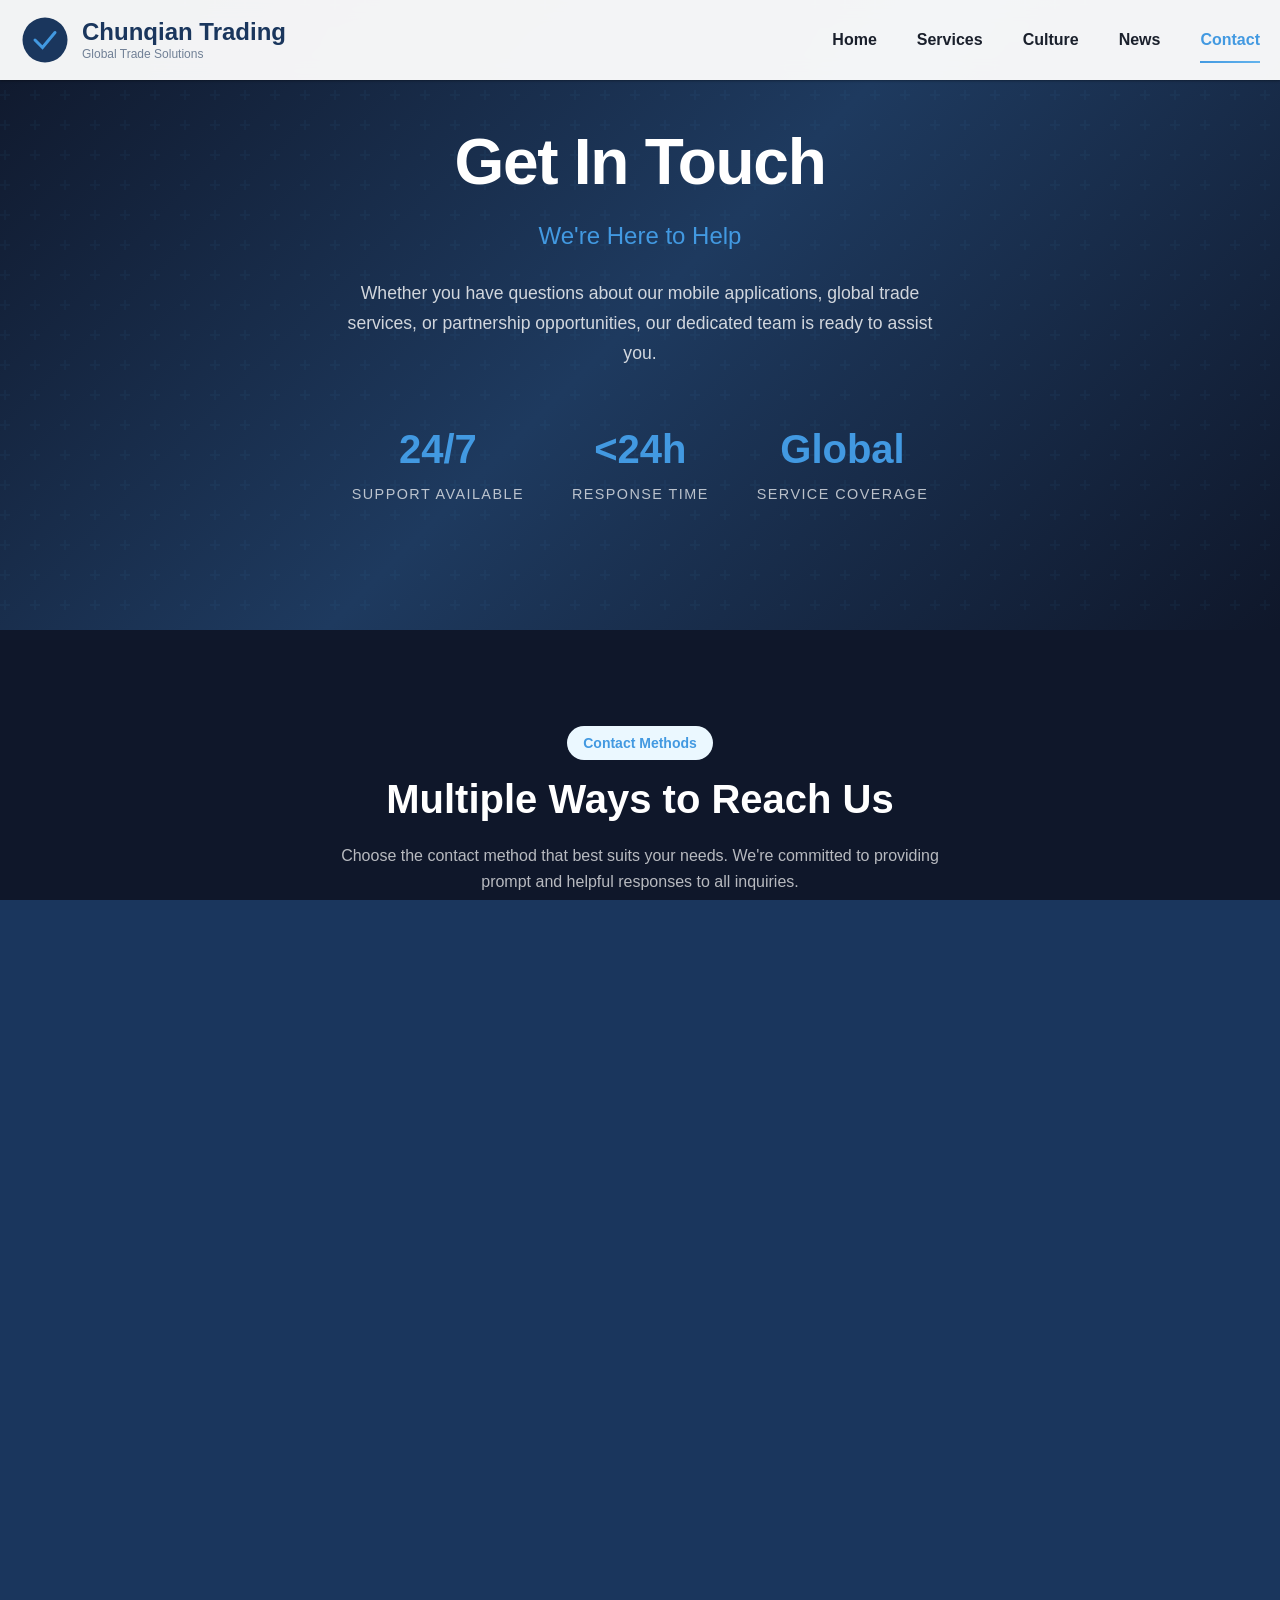
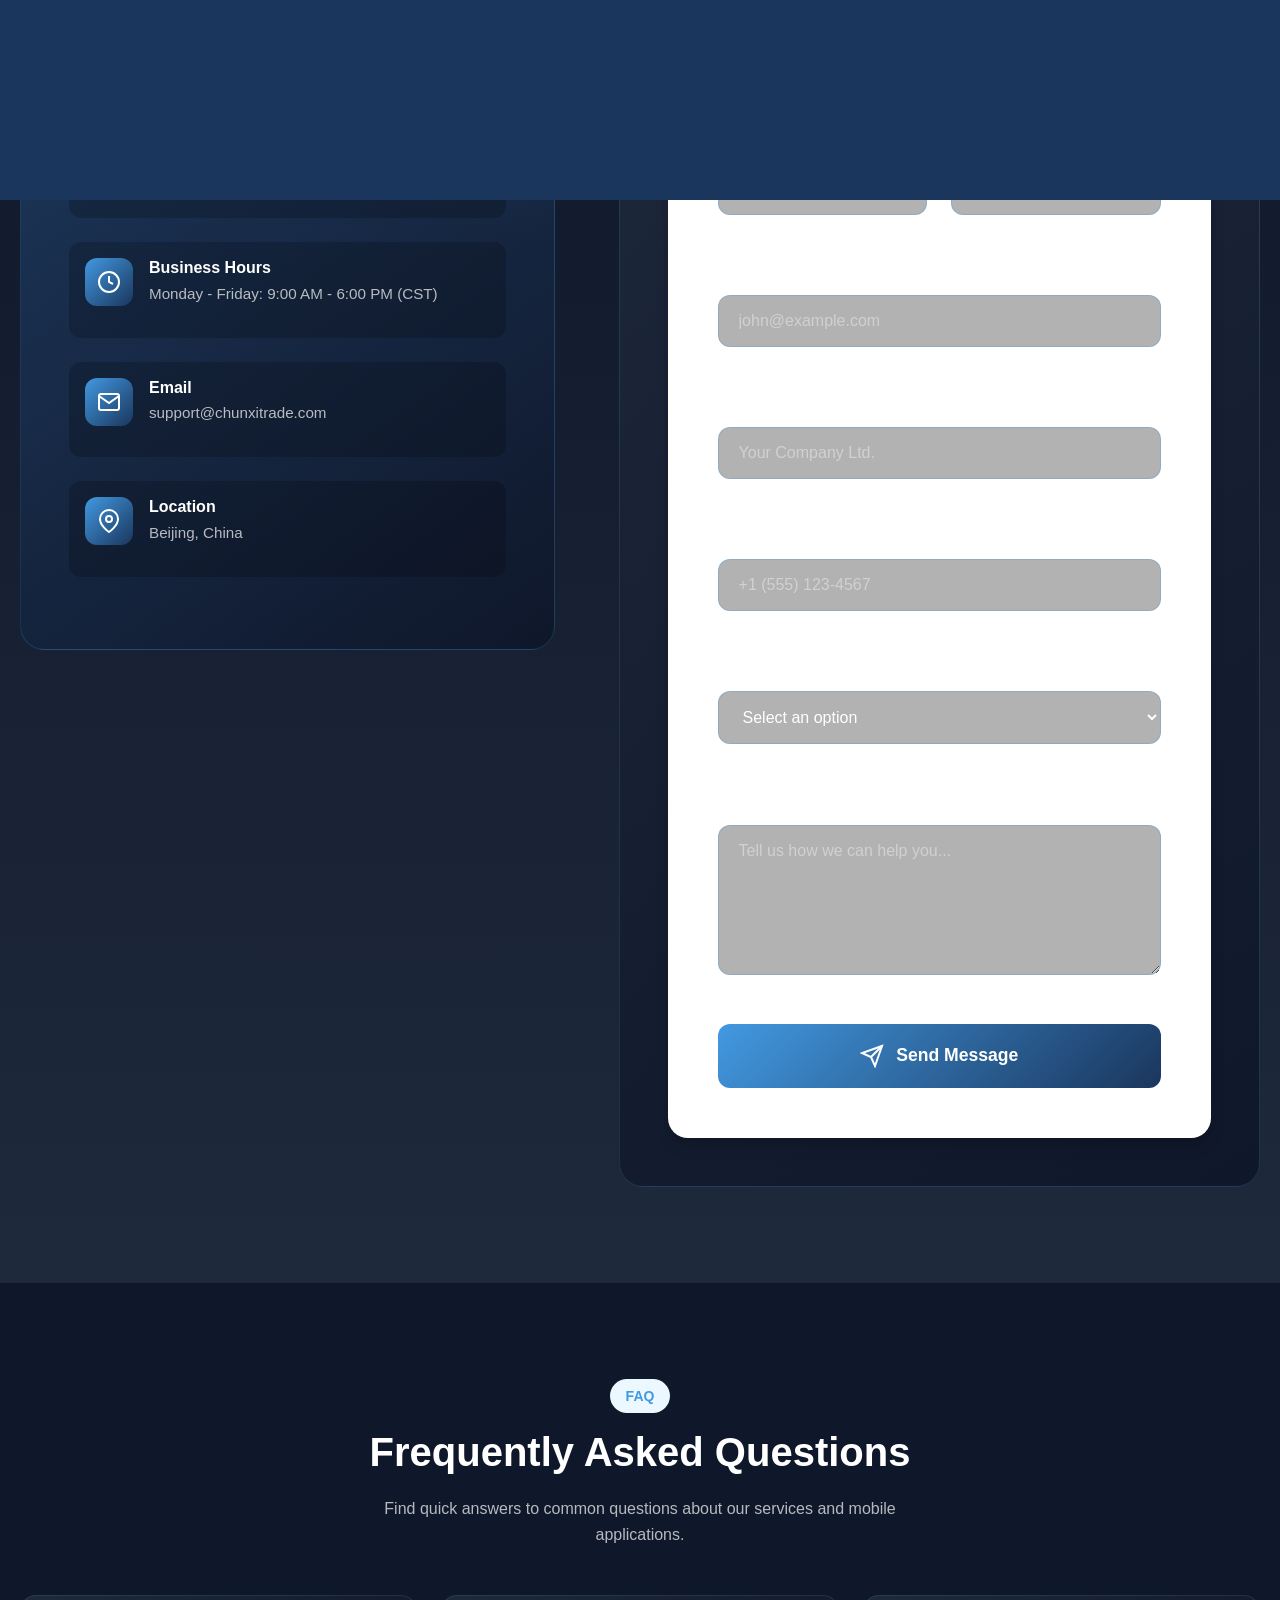
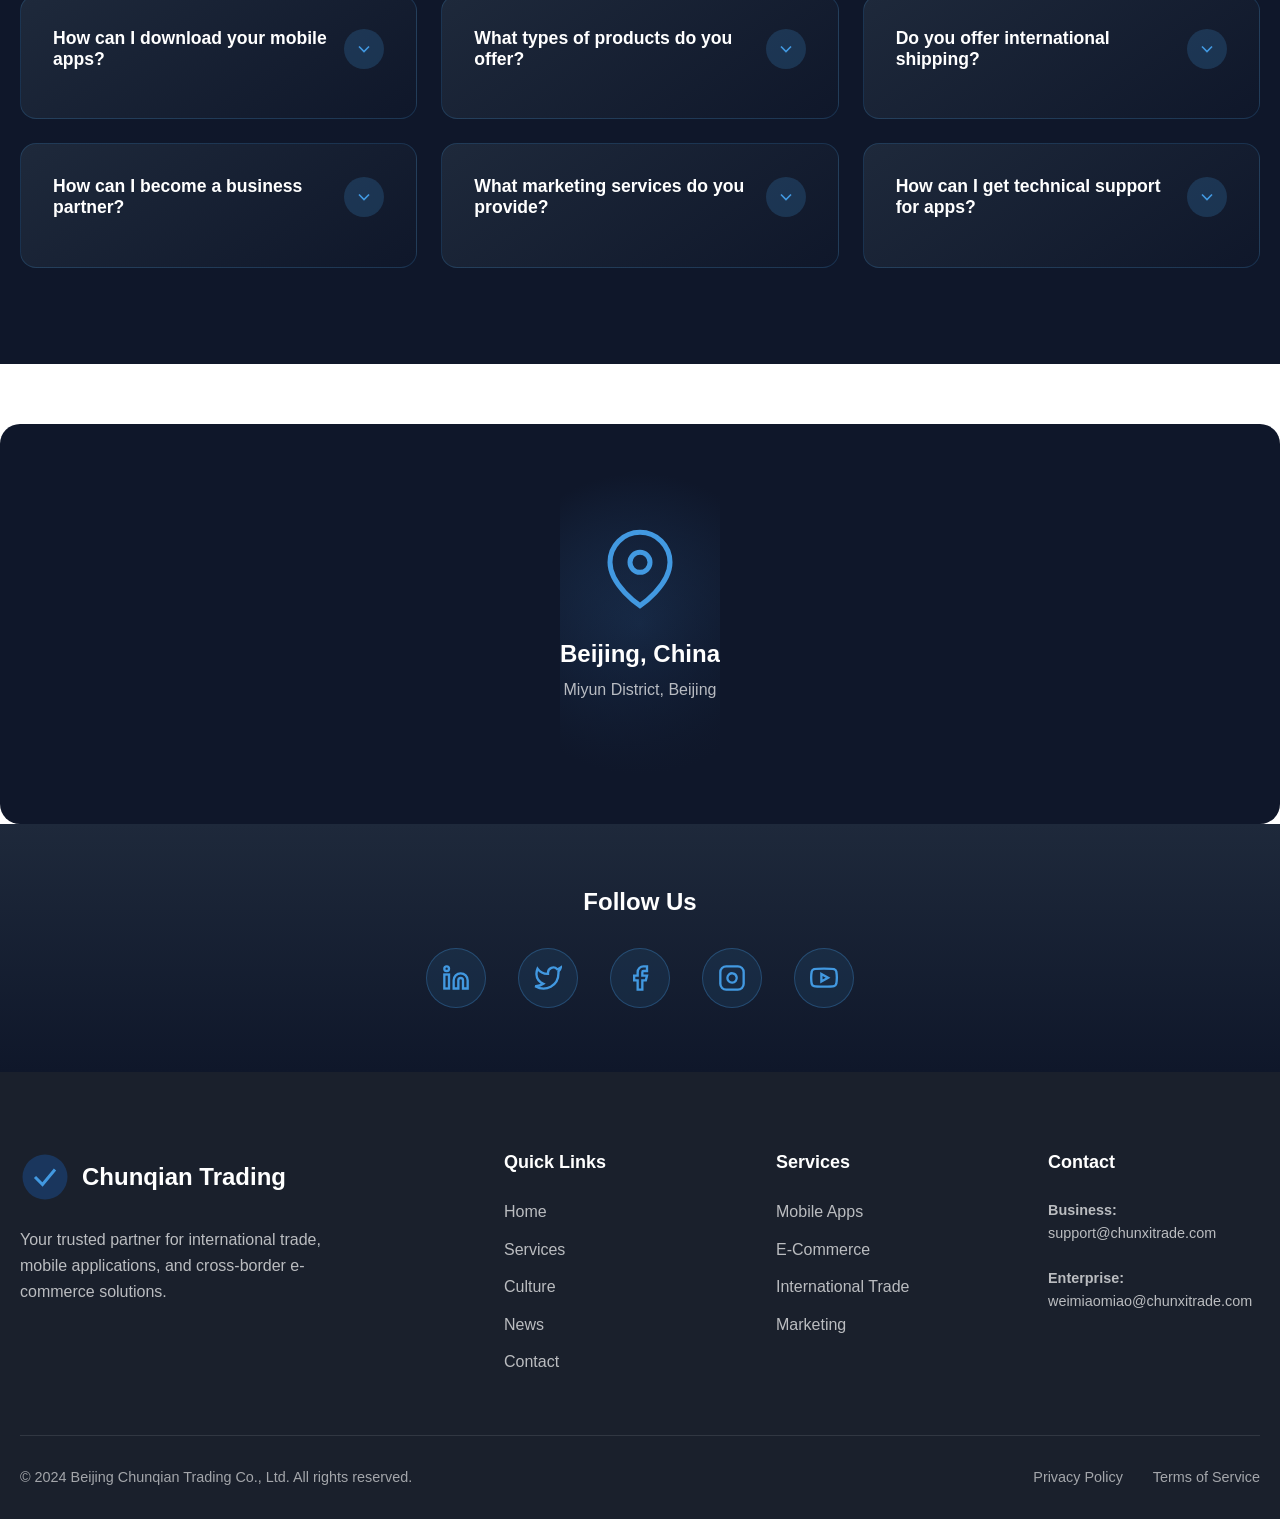
<file: contact.html>
<!DOCTYPE html>
<html lang="en">
<head>
    <meta charset="UTF-8">
    <meta name="viewport" content="width=device-width, initial-scale=1.0">
    <meta name="description" content="Contact Beijing Chunqian Trading Co., Ltd - Get in touch for business inquiries, partnership opportunities, and customer support for our mobile apps and global trade services.">
    <meta name="keywords" content="contact Beijing trading company, business inquiry, customer support, enterprise contact, mobile app support">
    <meta name="author" content="Beijing Chunqian Trading Co., Ltd">
    <meta name="robots" content="index, follow">
    <meta property="og:title" content="Contact Us - Beijing Chunqian Trading Co., Ltd">
    <meta property="og:description" content="Get in touch with Beijing Chunqian Trading for business inquiries, mobile app support, and partnership opportunities.">
    <meta property="og:type" content="website">
    <link rel="canonical" href="https://chunxitrade.com/contact.html">
    <title>Contact Us - Beijing Chunqian Trading Co., Ltd</title>
    <link rel="icon" type="image/svg+xml" href="data:image/svg+xml,%3Csvg xmlns='http://www.w3.org/2000/svg' viewBox='0 0 100 100'%3E%3Ccircle cx='50' cy='50' r='45' fill='%231a365d'/%3E%3Ctext x='50' y='65' font-size='40' font-weight='bold' fill='white' text-anchor='middle'%3ECQ%3C/text%3E%3C/svg%3E">
    <link rel="preconnect" href="https://fonts.googleapis.com">
    <link rel="preconnect" href="https://fonts.gstatic.com" crossorigin>
    <link href="https://fonts.googleapis.com/css2?family=Inter:wght@300;400;500;600;700;800&display=swap" rel="stylesheet">
    <link rel="stylesheet" href="css/style.css">
    <style>
        .contact-hero {
            min-height: 70vh;
            display: flex;
            align-items: center;
            justify-content: center;
            position: relative;
            overflow: hidden;
            background: linear-gradient(135deg, #0f172a 0%, #1e3a5f 50%, #0f172a 100%);
        }
        
        .contact-hero::before {
            content: '';
            position: absolute;
            top: 0;
            left: 0;
            right: 0;
            bottom: 0;
            background: url("data:image/svg+xml,%3Csvg width='60' height='60' viewBox='0 0 60 60' xmlns='http://www.w3.org/2000/svg'%3E%3Cg fill='none' fill-rule='evenodd'%3E%3Cg fill='%234299e1' fill-opacity='0.05'%3E%3Cpath d='M36 34v-4h-2v4h-4v2h4v4h2v-4h4v-2h-4zm0-30V0h-2v4h-4v2h4v4h2V6h4V4h-4zM6 34v-4H4v4H0v2h4v4h2v-4h4v-2H6zM6 4V0H4v4H0v2h4v4h2V6h4V4H6z'/%3E%3C/g%3E%3C/g%3E%3C/svg%3E");
            animation: patternMove 30s linear infinite;
        }
        
        @keyframes patternMove {
            0% { transform: translate(0, 0); }
            100% { transform: translate(60px, 60px); }
        }
        
        .contact-hero-content {
            text-align: center;
            z-index: 10;
            padding: 2rem;
        }
        
        .contact-hero h1 {
            font-size: 4rem;
            font-weight: 800;
            color: #fff;
            margin-bottom: 1rem;
            animation: fadeInUp 1s ease-out;
            letter-spacing: -0.02em;
        }
        
        .contact-hero .hero-subtitle {
            font-size: 1.5rem;
            color: #4299e1;
            animation: fadeInUp 1s ease-out 0.2s backwards;
            font-weight: 500;
        }
        
        .contact-hero .hero-description {
            font-size: 1.1rem;
            color: rgba(255,255,255,0.8);
            max-width: 600px;
            margin: 1.5rem auto 0;
            animation: fadeInUp 1s ease-out 0.4s backwards;
            line-height: 1.7;
        }
        
        .hero-stats {
            display: flex;
            justify-content: center;
            gap: 3rem;
            margin-top: 3rem;
            animation: fadeInUp 1s ease-out 0.6s backwards;
        }
        
        .hero-stat {
            text-align: center;
        }
        
        .hero-stat-number {
            font-size: 2.5rem;
            font-weight: 700;
            color: #4299e1;
            display: block;
        }
        
        .hero-stat-label {
            font-size: 0.9rem;
            color: rgba(255,255,255,0.7);
            text-transform: uppercase;
            letter-spacing: 0.1em;
        }
        
        .contact-cards-section {
            padding: 6rem 0;
            background: #0f172a;
        }
        
        .contact-cards-grid {
            display: grid;
            grid-template-columns: repeat(auto-fit, minmax(280px, 1fr));
            gap: 2rem;
        }
        
        .contact-card {
            background: linear-gradient(145deg, #1e293b, #0f172a);
            border: 1px solid rgba(66, 153, 225, 0.2);
            border-radius: 20px;
            padding: 2.5rem;
            position: relative;
            overflow: hidden;
            transition: all 0.4s cubic-bezier(0.4, 0, 0.2, 1);
        }
        
        .contact-card::before {
            content: '';
            position: absolute;
            top: 0;
            left: 0;
            right: 0;
            height: 4px;
            background: linear-gradient(90deg, #4299e1, #1a365d);
            transform: scaleX(0);
            transition: transform 0.4s ease;
        }
        
        .contact-card:hover::before {
            transform: scaleX(1);
        }
        
        .contact-card:hover {
            transform: translateY(-10px);
            border-color: #4299e1;
            box-shadow: 0 25px 50px -12px rgba(66, 153, 225, 0.25);
        }
        
        .contact-card-icon {
            width: 70px;
            height: 70px;
            background: linear-gradient(135deg, #4299e1, #1a365d);
            border-radius: 16px;
            display: flex;
            align-items: center;
            justify-content: center;
            margin-bottom: 1.5rem;
            transition: transform 0.4s ease;
        }
        
        .contact-card:hover .contact-card-icon {
            transform: scale(1.1) rotate(5deg);
        }
        
        .contact-card-icon svg {
            width: 32px;
            height: 32px;
            stroke: #fff;
        }
        
        .contact-card h3 {
            color: #fff;
            font-size: 1.3rem;
            margin-bottom: 0.75rem;
            font-weight: 600;
        }
        
        .contact-card p {
            color: rgba(255,255,255,0.7);
            font-size: 1rem;
            line-height: 1.6;
        }
        
        .contact-card a {
            color: #4299e1;
            text-decoration: none;
            transition: color 0.3s ease;
            font-weight: 500;
        }
        
        .contact-card a:hover {
            color: #63b3ed;
        }
        
        .contact-form-section {
            padding: 6rem 0;
            background: linear-gradient(180deg, #0f172a 0%, #1e293b 100%);
        }
        
        .contact-layout {
            display: grid;
            grid-template-columns: 1fr 1.2fr;
            gap: 4rem;
            align-items: start;
        }
        
        .contact-info-panel {
            padding: 3rem;
            background: linear-gradient(145deg, #1e3a5f, #0f172a);
            border-radius: 24px;
            border: 1px solid rgba(66, 153, 225, 0.2);
            position: relative;
            overflow: hidden;
        }
        
        .contact-info-panel::after {
            content: '';
            position: absolute;
            top: -50%;
            right: -50%;
            width: 100%;
            height: 100%;
            background: radial-gradient(circle, rgba(66, 153, 225, 0.1) 0%, transparent 70%);
            animation: pulse 4s ease-in-out infinite;
        }
        
        @keyframes pulse {
            0%, 100% { opacity: 0.5; transform: scale(1); }
            50% { opacity: 1; transform: scale(1.1); }
        }
        
        .contact-info-panel h2 {
            color: #fff;
            font-size: 2rem;
            margin-bottom: 1rem;
            position: relative;
            z-index: 1;
        }
        
        .contact-info-panel > p {
            color: rgba(255,255,255,0.8);
            margin-bottom: 2rem;
            position: relative;
            z-index: 1;
            line-height: 1.7;
        }
        
        .info-list {
            list-style: none;
            position: relative;
            z-index: 1;
        }
        
        .info-list li {
            display: flex;
            align-items: flex-start;
            gap: 1rem;
            margin-bottom: 1.5rem;
            padding: 1rem;
            background: rgba(0,0,0,0.2);
            border-radius: 12px;
            transition: all 0.3s ease;
        }
        
        .info-list li:hover {
            background: rgba(66, 153, 225, 0.1);
            transform: translateX(10px);
        }
        
        .info-list .info-icon {
            width: 48px;
            height: 48px;
            min-width: 48px;
            background: linear-gradient(135deg, #4299e1, #1a365d);
            border-radius: 12px;
            display: flex;
            align-items: center;
            justify-content: center;
        }
        
        .info-list .info-icon svg {
            width: 24px;
            height: 24px;
            stroke: #fff;
        }
        
        .info-content h4 {
            color: #fff;
            font-size: 1rem;
            margin-bottom: 0.25rem;
            font-weight: 600;
        }
        
        .info-content p, .info-content a {
            color: rgba(255,255,255,0.7);
            font-size: 0.95rem;
            text-decoration: none;
            transition: color 0.3s ease;
        }
        
        .info-content a:hover {
            color: #4299e1;
        }
        
        .form-panel {
            background: linear-gradient(145deg, #1e293b, #0f172a);
            border-radius: 24px;
            padding: 3rem;
            border: 1px solid rgba(66, 153, 225, 0.2);
        }
        
        .form-panel h2 {
            color: #fff;
            font-size: 1.8rem;
            margin-bottom: 0.5rem;
        }
        
        .form-panel > p {
            color: rgba(255,255,255,0.7);
            margin-bottom: 2rem;
        }
        
        .contact-form {
            display: flex;
            flex-direction: column;
            gap: 1.5rem;
        }
        
        .form-row-2 {
            display: grid;
            grid-template-columns: 1fr 1fr;
            gap: 1.5rem;
        }
        
        .form-group {
            display: flex;
            flex-direction: column;
        }
        
        .form-group label {
            color: rgba(255,255,255,0.9);
            font-size: 0.9rem;
            margin-bottom: 0.5rem;
            font-weight: 500;
        }
        
        .form-group input,
        .form-group select,
        .form-group textarea {
            background: rgba(0,0,0,0.3);
            border: 1px solid rgba(66, 153, 225, 0.3);
            border-radius: 12px;
            padding: 1rem 1.25rem;
            color: #fff;
            font-size: 1rem;
            font-family: inherit;
            transition: all 0.3s ease;
        }
        
        .form-group input:focus,
        .form-group select:focus,
        .form-group textarea:focus {
            outline: none;
            border-color: #4299e1;
            box-shadow: 0 0 0 3px rgba(66, 153, 225, 0.2);
        }
        
        .form-group input::placeholder,
        .form-group textarea::placeholder {
            color: rgba(255,255,255,0.4);
        }
        
        .form-group select option {
            background: #1e293b;
            color: #fff;
        }
        
        .form-group textarea {
            resize: vertical;
            min-height: 150px;
        }
        
        .btn-submit {
            background: linear-gradient(135deg, #4299e1, #1a365d);
            color: #fff;
            border: none;
            padding: 1.25rem 2.5rem;
            border-radius: 12px;
            font-size: 1.1rem;
            font-weight: 600;
            cursor: pointer;
            display: flex;
            align-items: center;
            justify-content: center;
            gap: 0.75rem;
            transition: all 0.4s cubic-bezier(0.4, 0, 0.2, 1);
            position: relative;
            overflow: hidden;
        }
        
        .btn-submit::before {
            content: '';
            position: absolute;
            top: 0;
            left: -100%;
            width: 100%;
            height: 100%;
            background: linear-gradient(90deg, transparent, rgba(255,255,255,0.2), transparent);
            transition: left 0.5s ease;
        }
        
        .btn-submit:hover::before {
            left: 100%;
        }
        
        .btn-submit:hover {
            transform: translateY(-3px);
            box-shadow: 0 15px 35px -5px rgba(66, 153, 225, 0.4);
        }
        
        .btn-submit svg {
            width: 24px;
            height: 24px;
        }
        
        .faq-section {
            padding: 6rem 0;
            background: #0f172a;
        }
        
        .faq-grid {
            display: grid;
            grid-template-columns: repeat(auto-fit, minmax(350px, 1fr));
            gap: 1.5rem;
        }
        
        .faq-item {
            background: linear-gradient(145deg, #1e293b, #0f172a);
            border: 1px solid rgba(66, 153, 225, 0.2);
            border-radius: 16px;
            padding: 2rem;
            cursor: pointer;
            transition: all 0.4s ease;
        }
        
        .faq-item:hover {
            border-color: #4299e1;
            transform: translateY(-5px);
        }
        
        .faq-item.active {
            border-color: #4299e1;
            background: linear-gradient(145deg, #1e3a5f, #1e293b);
        }
        
        .faq-question {
            display: flex;
            justify-content: space-between;
            align-items: center;
            margin-bottom: 1rem;
        }
        
        .faq-question h3 {
            color: #fff;
            font-size: 1.1rem;
            font-weight: 600;
            flex: 1;
            padding-right: 1rem;
        }
        
        .faq-toggle {
            width: 40px;
            height: 40px;
            background: rgba(66, 153, 225, 0.2);
            border-radius: 50%;
            display: flex;
            align-items: center;
            justify-content: center;
            transition: all 0.3s ease;
        }
        
        .faq-item.active .faq-toggle {
            background: #4299e1;
            transform: rotate(180deg);
        }
        
        .faq-toggle svg {
            width: 20px;
            height: 20px;
            stroke: #4299e1;
        }
        
        .faq-item.active .faq-toggle svg {
            stroke: #fff;
        }
        
        .faq-answer {
            max-height: 0;
            overflow: hidden;
            transition: max-height 0.4s ease;
        }
        
        .faq-item.active .faq-answer {
            max-height: 300px;
        }
        
        .faq-answer p {
            color: rgba(255,255,255,0.8);
            line-height: 1.7;
            padding-top: 1rem;
            border-top: 1px solid rgba(66, 153, 225, 0.2);
        }
        
        .map-section {
            padding: 0;
            background: #0f172a;
        }
        
        .map-container {
            position: relative;
            height: 400px;
            background: linear-gradient(145deg, #1e3a5f, #0f172a);
            display: flex;
            align-items: center;
            justify-content: center;
            overflow: hidden;
        }
        
        .map-overlay {
            position: absolute;
            top: 0;
            left: 0;
            right: 0;
            bottom: 0;
            background: radial-gradient(circle at center, transparent 0%, #0f172a 70%);
            pointer-events: none;
        }
        
        .map-content {
            text-align: center;
            z-index: 10;
        }
        
        .map-content svg {
            width: 80px;
            height: 80px;
            stroke: #4299e1;
            margin-bottom: 1.5rem;
            animation: bounce 2s ease-in-out infinite;
        }
        
        @keyframes bounce {
            0%, 100% { transform: translateY(0); }
            50% { transform: translateY(-10px); }
        }
        
        .map-content h3 {
            color: #fff;
            font-size: 1.5rem;
            margin-bottom: 0.5rem;
        }
        
        .map-content p {
            color: rgba(255,255,255,0.7);
        }
        
        .social-section {
            padding: 4rem 0;
            background: linear-gradient(180deg, #1e293b 0%, #0f172a 100%);
        }
        
        .social-links {
            display: flex;
            justify-content: center;
            gap: 2rem;
            flex-wrap: wrap;
        }
        
        .social-link {
            width: 60px;
            height: 60px;
            background: rgba(66, 153, 225, 0.1);
            border: 1px solid rgba(66, 153, 225, 0.3);
            border-radius: 50%;
            display: flex;
            align-items: center;
            justify-content: center;
            transition: all 0.4s ease;
        }
        
        .social-link:hover {
            background: #4299e1;
            border-color: #4299e1;
            transform: translateY(-5px) scale(1.1);
        }
        
        .social-link svg {
            width: 28px;
            height: 28px;
            stroke: #4299e1;
            transition: stroke 0.3s ease;
        }
        
        .social-link:hover svg {
            stroke: #fff;
        }
        
        @media (max-width: 992px) {
            .contact-layout {
                grid-template-columns: 1fr;
            }
            
            .contact-hero h1 {
                font-size: 2.5rem;
            }
            
            .hero-stats {
                flex-direction: column;
                gap: 1.5rem;
            }
        }
        
        @media (max-width: 768px) {
            .form-row-2 {
                grid-template-columns: 1fr;
            }
            
            .contact-info-panel,
            .form-panel {
                padding: 2rem;
            }
            
            .faq-grid {
                grid-template-columns: 1fr;
            }
        }
        
        @keyframes fadeInUp {
            from {
                opacity: 0;
                transform: translateY(30px);
            }
            to {
                opacity: 1;
                transform: translateY(0);
            }
        }
        
        .animate-on-scroll {
            opacity: 0;
            transform: translateY(30px);
            transition: all 0.8s cubic-bezier(0.4, 0, 0.2, 1);
        }
        
        .animate-on-scroll.visible {
            opacity: 1;
            transform: translateY(0);
        }
    </style>
</head>
<body>
    <div class="loading-screen"><div class="loader"></div></div>
    <div class="page-transition"></div>

    <header class="header">
        <div class="container">
            <div class="header-inner">
                <a href="index.html" class="logo">
                    <svg viewBox="0 0 100 100" fill="none"><circle cx="50" cy="50" r="45" fill="#1a365d"/><path d="M30 50 L45 65 L70 35" stroke="#4299e1" stroke-width="6" stroke-linecap="round"/></svg>
                    <div class="logo-text">Chunqian Trading<span>Global Trade Solutions</span></div>
                </a>
                <nav class="nav-menu">
                    <a href="index.html" class="nav-link">Home</a>
                    <a href="services.html" class="nav-link">Services</a>
                    <a href="culture.html" class="nav-link">Culture</a>
                    <a href="news.html" class="nav-link">News</a>
                    <a href="contact.html" class="nav-link active">Contact</a>
                </nav>
                <button class="nav-toggle" aria-label="Toggle navigation"><span></span><span></span><span></span></button>
            </div>
        </div>
    </header>

    <section class="contact-hero">
        <div class="contact-hero-content">
            <h1>Get In Touch</h1>
            <p class="hero-subtitle">We're Here to Help</p>
            <p class="hero-description">Whether you have questions about our mobile applications, global trade services, or partnership opportunities, our dedicated team is ready to assist you.</p>
            <div class="hero-stats">
                <div class="hero-stat">
                    <span class="hero-stat-number">24/7</span>
                    <span class="hero-stat-label">Support Available</span>
                </div>
                <div class="hero-stat">
                    <span class="hero-stat-number"><24h</span>
                    <span class="hero-stat-label">Response Time</span>
                </div>
                <div class="hero-stat">
                    <span class="hero-stat-number">Global</span>
                    <span class="hero-stat-label">Service Coverage</span>
                </div>
            </div>
        </div>
    </section>

    <section class="contact-cards-section">
        <div class="container">
            <div class="section-header animate-on-scroll" style="text-align:center;margin-bottom:3rem;">
                <span class="section-badge">Contact Methods</span>
                <h2 class="section-title" style="color:#fff;font-size:2.5rem;">Multiple Ways to Reach Us</h2>
                <p style="color:rgba(255,255,255,0.7);max-width:600px;margin:1rem auto 0;">Choose the contact method that best suits your needs. We're committed to providing prompt and helpful responses to all inquiries.</p>
            </div>
            <div class="contact-cards-grid">
                <div class="contact-card animate-on-scroll">
                    <div class="contact-card-icon">
                        <svg viewBox="0 0 24 24" fill="none" stroke="currentColor" stroke-width="2"><path d="M3 8l7.89 5.26a2 2 0 002.22 0L21 8M5 19h14a2 2 0 002-2V7a2 2 0 00-2-2H5a2 2 0 00-2 2v10a2 2 0 002 2z"/></svg>
                    </div>
                    <h3>Business Support</h3>
                    <p>For general inquiries, service questions, and technical support regarding our mobile applications and trade services.</p>
                    <p style="margin-top:1rem;"><a href="mailto:support@chunxitrade.com">support@chunxitrade.com</a></p>
                </div>
                
                <div class="contact-card animate-on-scroll">
                    <div class="contact-card-icon">
                        <svg viewBox="0 0 24 24" fill="none" stroke="currentColor" stroke-width="2"><path d="M17 21v-2a4 4 0 0 0-4-4H5a4 4 0 0 0-4 4v2"/><circle cx="9" cy="7" r="4"/><path d="M23 21v-2a4 4 0 0 0-3-3.87M16 3.13a4 4 0 0 1 0 7.75"/></svg>
                    </div>
                    <h3>Enterprise Clients</h3>
                    <p>Dedicated account management for enterprise clients, partnership opportunities, and bulk service requests.</p>
                    <p style="margin-top:1rem;"><a href="mailto:weimiaomiao@chunxitrade.com">weimiaomiao@chunxitrade.com</a></p>
                </div>
                
                <div class="contact-card animate-on-scroll">
                    <div class="contact-card-icon">
                        <svg viewBox="0 0 24 24" fill="none" stroke="currentColor" stroke-width="2"><circle cx="12" cy="12" r="10"/><line x1="2" y1="12" x2="22" y2="12"/><path d="M12 2a15.3 15.3 0 0 1 4 10 15.3 15.3 0 0 1-4 10 15.3 15.3 0 0 1-4-10 15.3 15.3 0 0 1 4-10z"/></svg>
                    </div>
                    <h3>Website</h3>
                    <p>Visit our official website for comprehensive information about our products, services, and company updates.</p>
                    <p style="margin-top:1rem;"><a href="https://chunxitrade.com">chunxitrade.com</a></p>
                </div>
                
                <div class="contact-card animate-on-scroll">
                    <div class="contact-card-icon">
                        <svg viewBox="0 0 24 24" fill="none" stroke="currentColor" stroke-width="2"><path d="M21 10c0 7-9 13-9 13s-9-6-9-13a9 9 0 0 1 18 0z"/><circle cx="12" cy="10" r="3"/></svg>
                    </div>
                    <h3>Office Location</h3>
                    <p>Room 223-3625, Government Office Building, No. 142 Huasheng Road, Beizhuang Village, Beizhuang Town, Miyun District, Beijing, 100000, CN</p>
                </div>
            </div>
        </div>
    </section>

    <section class="contact-form-section">
        <div class="container">
            <div class="contact-layout">
                <div class="contact-info-panel animate-on-scroll fade-left">
                    <h2>Let's Connect</h2>
                    <p>Fill out the form and our team will get back to you within 24 hours. For urgent matters, please call or email us directly.</p>
                    
                    <ul class="info-list">
                        <li>
                            <div class="info-icon">
                                <svg viewBox="0 0 24 24" fill="none" stroke="currentColor" stroke-width="2"><path d="M22 16.92v3a2 2 0 0 1-2.18 2 19.79 19.79 0 0 1-8.63-3.07 19.5 19.5 0 0 1-6-6 19.79 19.79 0 0 1-3.07-8.67A2 2 0 0 1 4.11 2h3a2 2 0 0 1 2 1.72 12.84 12.84 0 0 0 .7 2.81 2 2 0 0 1-.45 2.11L8.09 9.91a16 16 0 0 0 6 6l1.27-1.27a2 2 0 0 1 2.11-.45 12.84 12.84 0 0 0 2.81.7A2 2 0 0 1 22 16.92z"/></svg>
                            </div>
                            <div class="info-content">
                                <h4>Phone Support</h4>
                                <p>Available during business hours</p>
                            </div>
                        </li>
                        <li>
                            <div class="info-icon">
                                <svg viewBox="0 0 24 24" fill="none" stroke="currentColor" stroke-width="2"><circle cx="12" cy="12" r="10"/><polyline points="12 6 12 12 16 14"/></svg>
                            </div>
                            <div class="info-content">
                                <h4>Business Hours</h4>
                                <p>Monday - Friday: 9:00 AM - 6:00 PM (CST)</p>
                            </div>
                        </li>
                        <li>
                            <div class="info-icon">
                                <svg viewBox="0 0 24 24" fill="none" stroke="currentColor" stroke-width="2"><path d="M4 4h16c1.1 0 2 .9 2 2v12c0 1.1-.9 2-2 2H4c-1.1 0-2-.9-2-2V6c0-1.1.9-2 2-2z"/><polyline points="22,6 12,13 2,6"/></svg>
                            </div>
                            <div class="info-content">
                                <h4>Email</h4>
                                <p><a href="mailto:support@chunxitrade.com">support@chunxitrade.com</a></p>
                            </div>
                        </li>
                        <li>
                            <div class="info-icon">
                                <svg viewBox="0 0 24 24" fill="none" stroke="currentColor" stroke-width="2"><path d="M21 10c0 7-9 13-9 13s-9-6-9-13a9 9 0 0 1 18 0z"/><circle cx="12" cy="10" r="3"/></svg>
                            </div>
                            <div class="info-content">
                                <h4>Location</h4>
                                <p>Beijing, China</p>
                            </div>
                        </li>
                    </ul>
                </div>
                
                <div class="form-panel animate-on-scroll fade-right">
                    <h2>Send Us a Message</h2>
                    <p>Have a question or need assistance? Drop us a line!</p>
                    
                    <form class="contact-form" id="contactForm">
                        <div class="form-row-2">
                            <div class="form-group">
                                <label for="firstName">First Name *</label>
                                <input type="text" id="firstName" name="firstName" placeholder="John" required>
                            </div>
                            <div class="form-group">
                                <label for="lastName">Last Name *</label>
                                <input type="text" id="lastName" name="lastName" placeholder="Doe" required>
                            </div>
                        </div>
                        <div class="form-group">
                            <label for="email">Email Address *</label>
                            <input type="email" id="email" name="email" placeholder="john@example.com" required>
                        </div>
                        <div class="form-group">
                            <label for="company">Company Name</label>
                            <input type="text" id="company" name="company" placeholder="Your Company Ltd.">
                        </div>
                        <div class="form-group">
                            <label for="phone">Phone Number</label>
                            <input type="tel" id="phone" name="phone" placeholder="+1 (555) 123-4567">
                        </div>
                        <div class="form-group">
                            <label for="subject">Inquiry Type *</label>
                            <select id="subject" name="subject" required>
                                <option value="">Select an option</option>
                                <option value="business">Business Inquiry</option>
                                <option value="partnership">Partnership Opportunity</option>
                                <option value="mobile-app">Mobile App Support</option>
                                <option value="ecommerce">E-Commerce Services</option>
                                <option value="trade">International Trade</option>
                                <option value="marketing">Marketing Services</option>
                                <option value="feedback">Feedback & Suggestions</option>
                                <option value="other">Other</option>
                            </select>
                        </div>
                        <div class="form-group">
                            <label for="message">Your Message *</label>
                            <textarea id="message" name="message" placeholder="Tell us how we can help you..." required></textarea>
                        </div>
                        <button type="submit" class="btn-submit">
                            <svg viewBox="0 0 24 24" fill="none" stroke="currentColor" stroke-width="2"><line x1="22" y1="2" x2="11" y2="13"/><polygon points="22 2 15 22 11 13 2 9 22 2"/></svg>
                            Send Message
                        </button>
                    </form>
                </div>
            </div>
        </div>
    </section>

    <section class="faq-section">
        <div class="container">
            <div class="section-header animate-on-scroll" style="text-align:center;margin-bottom:3rem;">
                <span class="section-badge">FAQ</span>
                <h2 class="section-title" style="color:#fff;font-size:2.5rem;">Frequently Asked Questions</h2>
                <p style="color:rgba(255,255,255,0.7);max-width:600px;margin:1rem auto 0;">Find quick answers to common questions about our services and mobile applications.</p>
            </div>
            
            <div class="faq-grid">
                <div class="faq-item animate-on-scroll">
                    <div class="faq-question">
                        <h3>How can I download your mobile apps?</h3>
                        <div class="faq-toggle">
                            <svg viewBox="0 0 24 24" fill="none" stroke="currentColor" stroke-width="2"><path d="M6 9l6 6 6-6"/></svg>
                        </div>
                    </div>
                    <div class="faq-answer">
                        <p>Our mobile applications are available for download on both Google Play Store for Android devices and Apple App Store for iOS devices. Simply search for our app name in the respective app store, or visit our website for direct download links.</p>
                    </div>
                </div>
                
                <div class="faq-item animate-on-scroll">
                    <div class="faq-question">
                        <h3>What types of products do you offer?</h3>
                        <div class="faq-toggle">
                            <svg viewBox="0 0 24 24" fill="none" stroke="currentColor" stroke-width="2"><path d="M6 9l6 6 6-6"/></svg>
                        </div>
                    </div>
                    <div class="faq-answer">
                        <p>We offer a wide range of products including daily necessities, fashion and apparel, electronics, building materials, agricultural products, and licensed food products. Our e-commerce platform provides convenient online shopping with international shipping options.</p>
                    </div>
                </div>
                
                <div class="faq-item animate-on-scroll">
                    <div class="faq-question">
                        <h3>Do you offer international shipping?</h3>
                        <div class="faq-toggle">
                            <svg viewBox="0 0 24 24" fill="none" stroke="currentColor" stroke-width="2"><path d="M6 9l6 6 6-6"/></svg>
                        </div>
                    </div>
                    <div class="faq-answer">
                        <p>Yes, we provide international trade services and shipping to many countries worldwide. Our logistics partners ensure safe and timely delivery. Shipping costs and delivery times vary by destination. Contact us for specific shipping inquiries.</p>
                    </div>
                </div>
                
                <div class="faq-item animate-on-scroll">
                    <div class="faq-question">
                        <h3>How can I become a business partner?</h3>
                        <div class="faq-toggle">
                            <svg viewBox="0 0 24 24" fill="none" stroke="currentColor" stroke-width="2"><path d="M6 9l6 6 6-6"/></svg>
                        </div>
                    </div>
                    <div class="faq-answer">
                        <p>We welcome partnership inquiries from businesses worldwide. Please reach out to our enterprise client team at <a href="mailto:weimiaomiao@chunxitrade.com" style="color:#4299e1;">weimiaomiao@chunxitrade.com</a> to discuss potential collaboration opportunities.</p>
                    </div>
                </div>
                
                <div class="faq-item animate-on-scroll">
                    <div class="faq-question">
                        <h3>What marketing services do you provide?</h3>
                        <div class="faq-toggle">
                            <svg viewBox="0 0 24 24" fill="none" stroke="currentColor" stroke-width="2"><path d="M6 9l6 6 6-6"/></svg>
                        </div>
                    </div>
                    <div class="faq-answer">
                        <p>We offer comprehensive marketing services including exhibition planning, marketing strategy development, brand promotion, and digital marketing solutions. Our team helps businesses reach their target audiences effectively across multiple channels.</p>
                    </div>
                </div>
                
                <div class="faq-item animate-on-scroll">
                    <div class="faq-question">
                        <h3>How can I get technical support for apps?</h3>
                        <div class="faq-toggle">
                            <svg viewBox="0 0 24 24" fill="none" stroke="currentColor" stroke-width="2"><path d="M6 9l6 6 6-6"/></svg>
                        </div>
                    </div>
                    <div class="faq-answer">
                        <p>For technical support regarding our mobile applications, please email <a href="mailto:support@chunxitrade.com" style="color:#4299e1;">support@chunxitrade.com</a> with details about your issue. Our support team typically responds within 24 hours and is available to assist with troubleshooting.</p>
                    </div>
                </div>
            </div>
        </div>
    </section>

    <section class="map-section">
        <div class="map-container">
            <div class="map-overlay"></div>
            <div class="map-content animate-on-scroll">
                <svg viewBox="0 0 24 24" fill="none" stroke="currentColor" stroke-width="1.5"><path d="M21 10c0 7-9 13-9 13s-9-6-9-13a9 9 0 0 1 18 0z"/><circle cx="12" cy="10" r="3"/></svg>
                <h3>Beijing, China</h3>
                <p>Miyun District, Beijing</p>
            </div>
        </div>
    </section>

    <section class="social-section">
        <div class="container" style="text-align:center;">
            <h3 style="color:#fff;margin-bottom:2rem;font-size:1.5rem;">Follow Us</h3>
            <div class="social-links">
                <a href="#" class="social-link" title="LinkedIn">
                    <svg viewBox="0 0 24 24" fill="none" stroke="currentColor" stroke-width="2"><path d="M16 8a6 6 0 0 1 6 6v7h-4v-7a2 2 0 0 0-2-2 2 2 0 0 0-2 2v7h-4v-7a6 6 0 0 1 6-6z"/><rect x="2" y="9" width="4" height="12"/><circle cx="4" cy="4" r="2"/></svg>
                </a>
                <a href="#" class="social-link" title="Twitter">
                    <svg viewBox="0 0 24 24" fill="none" stroke="currentColor" stroke-width="2"><path d="M23 3a10.9 10.9 0 0 1-3.14 1.53 4.48 4.48 0 0 0-7.86 3v1A10.66 10.66 0 0 1 3 4s-4 9 5 13a11.64 11.64 0 0 1-7 2c9 5 20 0 20-11.5a4.5 4.5 0 0 0-.08-.83A7.72 7.72 0 0 0 23 3z"/></svg>
                </a>
                <a href="#" class="social-link" title="Facebook">
                    <svg viewBox="0 0 24 24" fill="none" stroke="currentColor" stroke-width="2"><path d="M18 2h-3a5 5 0 0 0-5 5v3H7v4h3v8h4v-8h3l1-4h-4V7a1 1 0 0 1 1-1h3z"/></svg>
                </a>
                <a href="#" class="social-link" title="Instagram">
                    <svg viewBox="0 0 24 24" fill="none" stroke="currentColor" stroke-width="2"><rect x="2" y="2" width="20" height="20" rx="5" ry="5"/><path d="M16 11.37A4 4 0 1 1 12.63 8 4 4 0 0 1 16 11.37z"/><line x1="17.5" y1="6.5" x2="17.51" y2="6.5"/></svg>
                </a>
                <a href="#" class="social-link" title="YouTube">
                    <svg viewBox="0 0 24 24" fill="none" stroke="currentColor" stroke-width="2"><path d="M22.54 6.42a2.78 2.78 0 0 0-1.94-2C18.88 4 12 4 12 4s-6.88 0-8.6.46a2.78 2.78 0 0 0-1.94 2A29 29 0 0 0 1 11.75a29 29 0 0 0 .46 5.33A2.78 2.78 0 0 0 3.4 19c1.72.46 8.6.46 8.6.46s6.88 0 8.6-.46a2.78 2.78 0 0 0 1.94-2 29 29 0 0 0 .46-5.25 29 29 0 0 0-.46-5.33z"/><polygon points="9.75 15.02 15.5 11.75 9.75 8.48 9.75 15.02"/></svg>
                </a>
            </div>
        </div>
    </section>

    <footer class="footer">
        <div class="container">
            <div class="footer-grid">
                <div class="footer-brand">
                    <div class="footer-logo"><svg viewBox="0 0 100 100" fill="none"><circle cx="50" cy="50" r="45" fill="#1a365d"/><path d="M30 50 L45 65 L70 35" stroke="#4299e1" stroke-width="6"/></svg><span>Chunqian Trading</span></div>
                    <p>Your trusted partner for international trade, mobile applications, and cross-border e-commerce solutions.</p>
                </div>
                <div class="footer-column">
                    <h4>Quick Links</h4>
                    <div class="footer-links"><a href="index.html">Home</a><a href="services.html">Services</a><a href="culture.html">Culture</a><a href="news.html">News</a><a href="contact.html">Contact</a></div>
                </div>
                <div class="footer-column">
                    <h4>Services</h4>
                    <div class="footer-links"><a href="services.html#mobile-apps">Mobile Apps</a><a href="services.html#ecommerce">E-Commerce</a><a href="services.html#trade">International Trade</a><a href="services.html#marketing">Marketing</a></div>
                </div>
                <div class="footer-column">
                    <h4>Contact</h4>
                    <div class="footer-links">
                        <p style="color:rgba(255,255,255,0.7);font-size:0.9rem;margin-bottom:10px;"><strong>Business:</strong> support@chunxitrade.com</p>
                        <p style="color:rgba(255,255,255,0.7);font-size:0.9rem;margin-bottom:10px;"><strong>Enterprise:</strong> weimiaomiao@chunxitrade.com</p>
                    </div>
                </div>
            </div>
            <div class="footer-bottom">
                <p>&copy; 2024 Beijing Chunqian Trading Co., Ltd. All rights reserved.</p>
                <div class="footer-legal"><a href="privacy.html">Privacy Policy</a><a href="terms.html">Terms of Service</a></div>
            </div>
        </div>
    </footer>
    <button class="back-to-top" aria-label="Back to top"><svg viewBox="0 0 24 24" fill="none" stroke="currentColor" stroke-width="2"><path d="M18 15l-6-6-6 6"/></svg></button>
    <script src="js/main.js"></script>
    <script>
        // FAQ Toggle
        document.querySelectorAll('.faq-item').forEach(item => {
            item.addEventListener('click', () => {
                document.querySelectorAll('.faq-item').forEach(i => {
                    if (i !== item) i.classList.remove('active');
                });
                item.classList.toggle('active');
            });
        });
        
        // Form submission
        document.getElementById('contactForm').addEventListener('submit', function(e) {
            e.preventDefault();
            const btn = this.querySelector('button[type="submit"]');
            const originalText = btn.innerHTML;
            btn.innerHTML = '<svg viewBox="0 0 24 24" fill="none" stroke="currentColor" stroke-width="2" style="animation: spin 1s linear infinite;"><circle cx="12" cy="12" r="10" stroke-dasharray="60" stroke-dashoffset="20"/></svg> Sending...';
            btn.disabled = true;
            
            setTimeout(() => {
                btn.innerHTML = '<svg viewBox="0 0 24 24" fill="none" stroke="currentColor" stroke-width="2"><path d="M22 11.08V12a10 10 0 1 1-5.93-9.14"/><polyline points="22 4 12 14.01 9 11.01"/></svg> Message Sent!';
                btn.style.background = 'linear-gradient(135deg, #48bb78, #38a169)';
                setTimeout(() => {
                    btn.innerHTML = originalText;
                    btn.style.background = '';
                    btn.disabled = false;
                    this.reset();
                }, 3000);
            }, 2000);
        });
        
        // Add spin animation
        const style = document.createElement('style');
        style.textContent = '@keyframes spin { from { transform: rotate(0deg); } to { transform: rotate(360deg); } }';
        document.head.appendChild(style);
    </script>
</body>
</html>
</file>
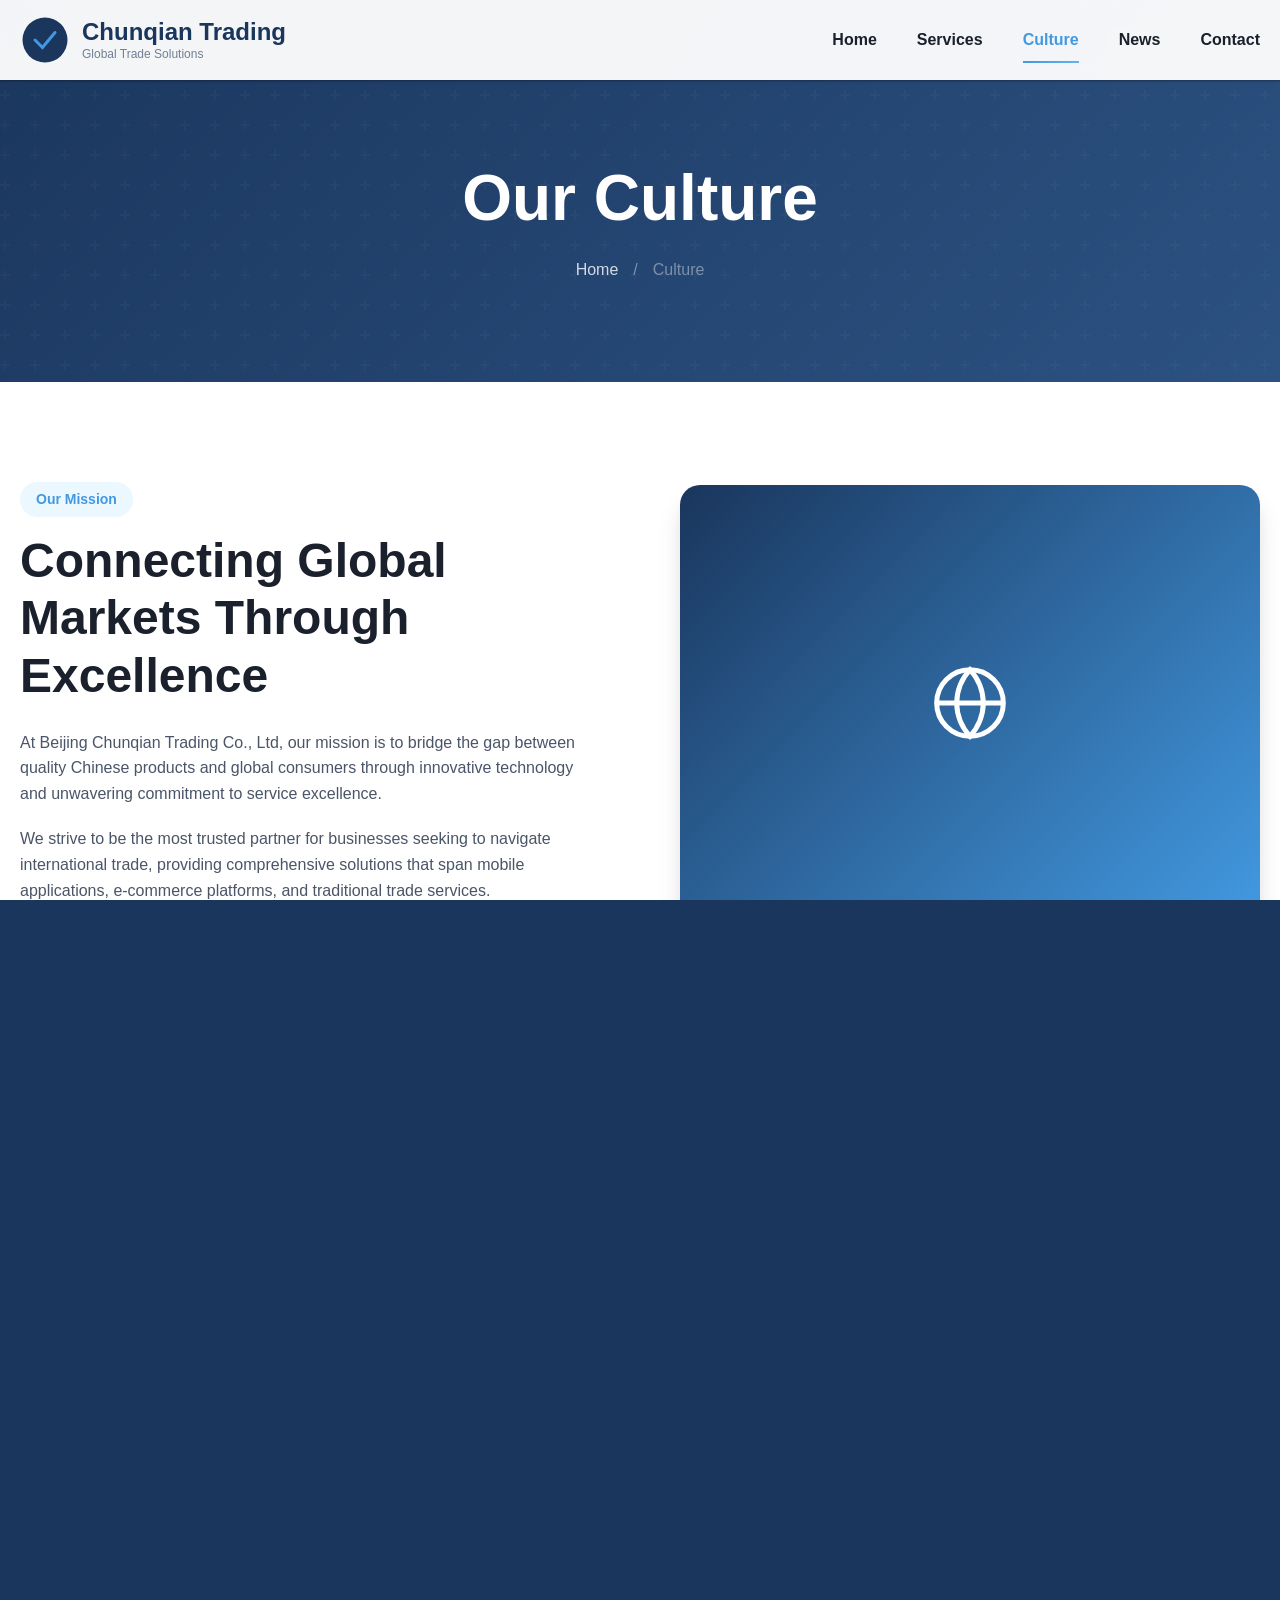
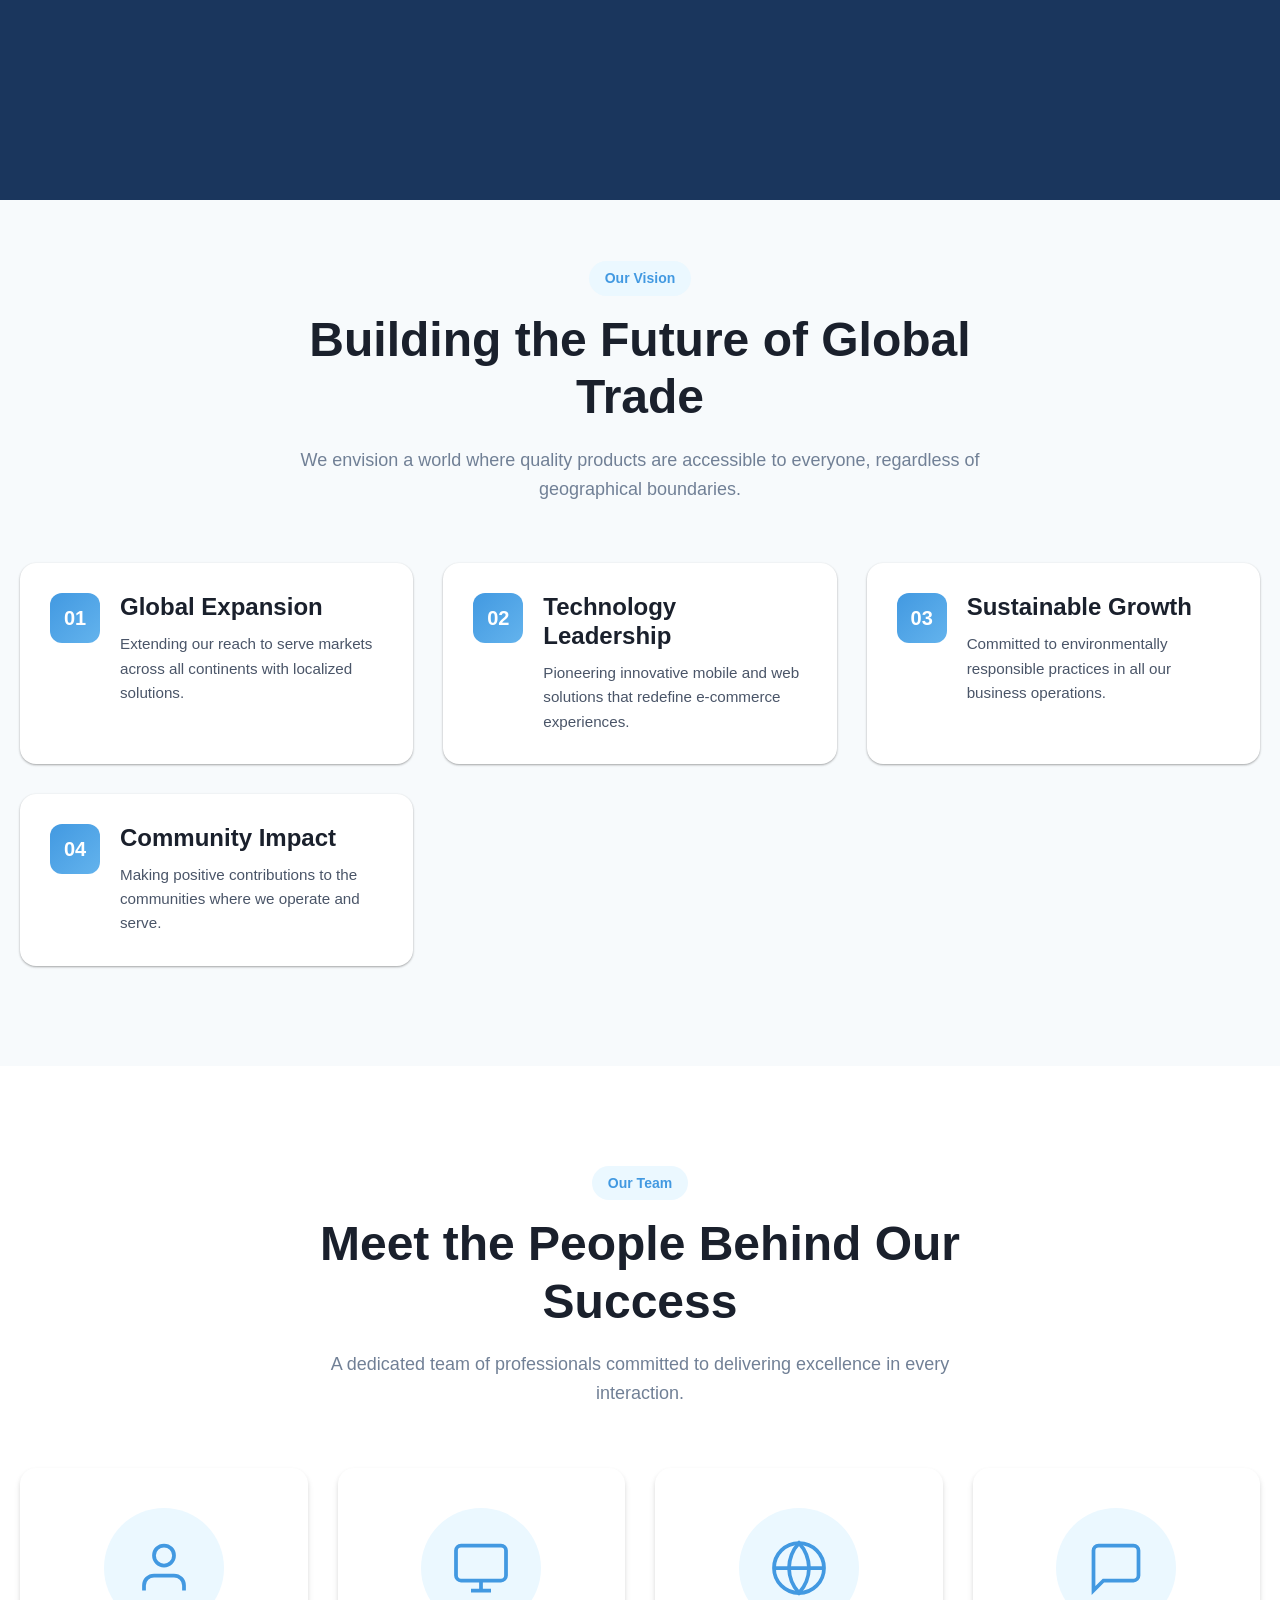
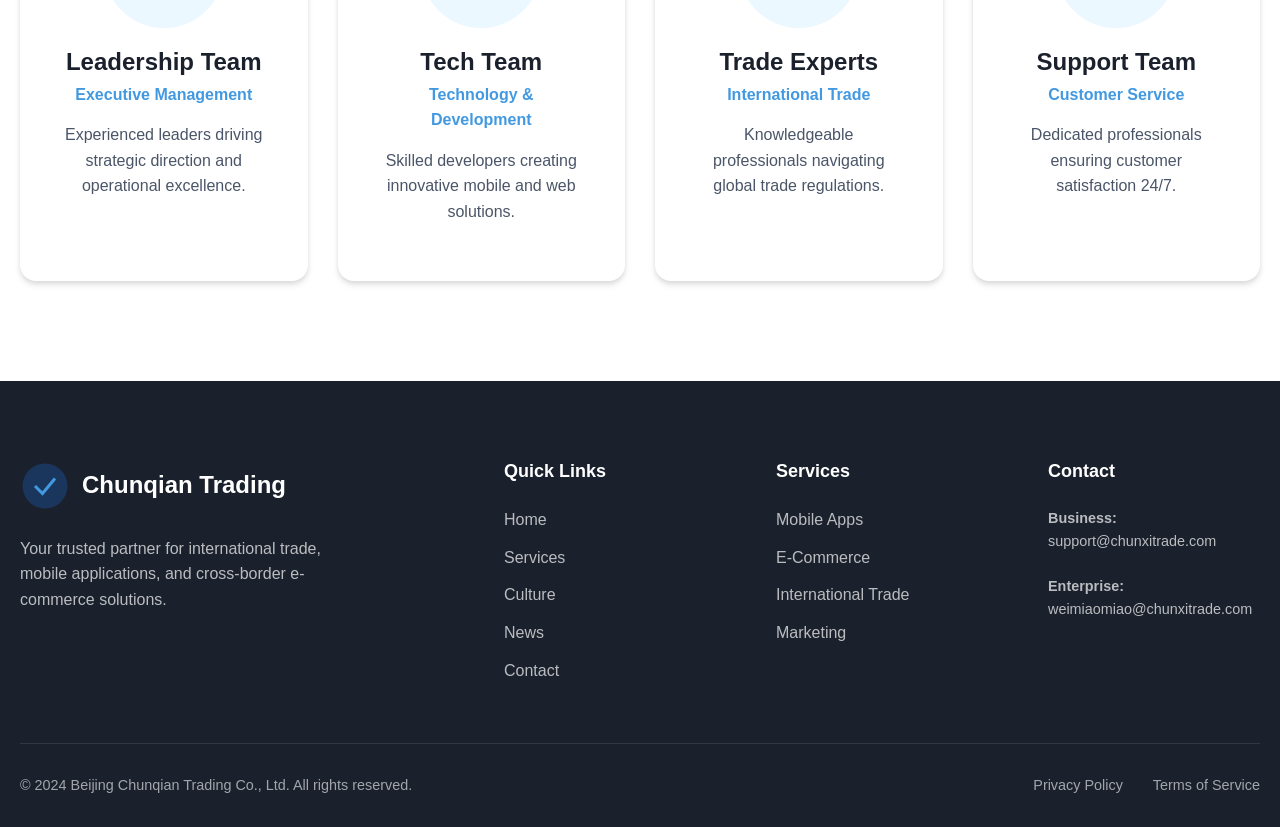
<file: culture.html>
<!DOCTYPE html>
<html lang="en">
<head>
    <meta charset="UTF-8">
    <meta name="viewport" content="width=device-width, initial-scale=1.0">
    <meta name="description" content="Beijing Chunqian Trading Co., Ltd - Discover our corporate culture, mission, values, and the team behind our global trade success.">
    <meta name="keywords" content="corporate culture, company values, mission, team, Beijing trading company, international trade culture">
    <meta name="author" content="Beijing Chunqian Trading Co., Ltd">
    <meta name="robots" content="index, follow">
    <meta property="og:title" content="Corporate Culture - Beijing Chunqian Trading Co., Ltd">
    <meta property="og:description" content="Discover our mission, values, and commitment to excellence in global trade.">
    <meta property="og:type" content="website">
    <link rel="canonical" href="https://chunxitrade.com/culture.html">
    <title>Corporate Culture - Beijing Chunqian Trading Co., Ltd</title>
    <link rel="icon" type="image/svg+xml" href="data:image/svg+xml,%3Csvg xmlns='http://www.w3.org/2000/svg' viewBox='0 0 100 100'%3E%3Ccircle cx='50' cy='50' r='45' fill='%231a365d'/%3E%3Ctext x='50' y='65' font-size='40' font-weight='bold' fill='white' text-anchor='middle'%3ECQ%3C/text%3E%3C/svg%3E">
    <link rel="preconnect" href="https://fonts.googleapis.com">
    <link rel="preconnect" href="https://fonts.gstatic.com" crossorigin>
    <link href="https://fonts.googleapis.com/css2?family=Inter:wght@300;400;500;600;700;800&display=swap" rel="stylesheet">
    <link rel="stylesheet" href="css/style.css">
</head>
<body>
    <div class="loading-screen"><div class="loader"></div></div>
    <div class="page-transition"></div>

    <header class="header">
        <div class="container">
            <div class="header-inner">
                <a href="index.html" class="logo">
                    <svg viewBox="0 0 100 100" fill="none"><circle cx="50" cy="50" r="45" fill="#1a365d"/><path d="M30 50 L45 65 L70 35" stroke="#4299e1" stroke-width="6" stroke-linecap="round"/></svg>
                    <div class="logo-text">Chunqian Trading<span>Global Trade Solutions</span></div>
                </a>
                <nav class="nav-menu">
                    <a href="index.html" class="nav-link">Home</a>
                    <a href="services.html" class="nav-link">Services</a>
                    <a href="culture.html" class="nav-link active">Culture</a>
                    <a href="news.html" class="nav-link">News</a>
                    <a href="contact.html" class="nav-link">Contact</a>
                </nav>
                <button class="nav-toggle" aria-label="Toggle navigation"><span></span><span></span><span></span></button>
            </div>
        </div>
    </header>

    <section class="page-header">
        <div class="container">
            <h1 class="page-title">Our Culture</h1>
            <div class="page-breadcrumb">
                <a href="index.html">Home</a><span>/</span><span>Culture</span>
            </div>
        </div>
    </section>

    <section class="section">
        <div class="container">
            <div class="about-grid">
                <div class="about-content animate-on-scroll fade-left">
                    <span class="section-badge">Our Mission</span>
                    <h2>Connecting Global Markets Through Excellence</h2>
                    <p>At Beijing Chunqian Trading Co., Ltd, our mission is to bridge the gap between quality Chinese products and global consumers through innovative technology and unwavering commitment to service excellence.</p>
                    <p>We strive to be the most trusted partner for businesses seeking to navigate international trade, providing comprehensive solutions that span mobile applications, e-commerce platforms, and traditional trade services.</p>
                </div>
                <div class="about-image animate-on-scroll fade-right">
                    <div class="about-image-main"><div class="about-image-placeholder"><svg width="80" height="80" viewBox="0 0 24 24" fill="none" stroke="currentColor" stroke-width="1.5"><circle cx="12" cy="12" r="10"/><path d="M2 12h20M12 2a15.3 15.3 0 0 1 4 10 15.3 15.3 0 0 1-4 10 15.3 15.3 0 0 1-4-10 15.3 15.3 0 0 1 4-10z"/></svg></div></div>
                </div>
            </div>
        </div>
    </section>

    <section class="section section-gradient">
        <div class="container">
            <div class="section-header animate-on-scroll">
                <span class="section-badge">Our Values</span>
                <h2 class="section-title">Core Principles That Guide Us</h2>
            </div>
            <div class="values-grid">
                <div class="value-card animate-on-scroll delay-1">
                    <div class="value-icon"><svg viewBox="0 0 24 24" fill="none" stroke="currentColor" stroke-width="2"><path d="M12 22s8-4 8-10V5l-8-3-8 3v7c0 6 8 10 8 10z"/></svg></div>
                    <h4>Integrity</h4>
                    <p>We conduct business with honesty and transparency, building lasting relationships based on trust.</p>
                </div>
                <div class="value-card animate-on-scroll delay-2">
                    <div class="value-icon"><svg viewBox="0 0 24 24" fill="none" stroke="currentColor" stroke-width="2"><polygon points="12 2 15.09 8.26 22 9.27 17 14.14 18.18 21.02 12 17.77 5.82 21.02 7 14.14 2 9.27 8.91 8.26 12 2"/></svg></div>
                    <h4>Excellence</h4>
                    <p>We pursue the highest standards in everything we do, from product quality to customer service.</p>
                </div>
                <div class="value-card animate-on-scroll delay-3">
                    <div class="value-icon"><svg viewBox="0 0 24 24" fill="none" stroke="currentColor" stroke-width="2"><path d="M17 21v-2a4 4 0 0 0-4-4H5a4 4 0 0 0-4 4v2"/><circle cx="9" cy="7" r="4"/><path d="M23 21v-2a4 4 0 0 0-3-3.87M16 3.13a4 4 0 0 1 0 7.75"/></svg></div>
                    <h4>Partnership</h4>
                    <p>We view every client as a partner, working together to achieve mutual success.</p>
                </div>
                <div class="value-card animate-on-scroll delay-4">
                    <div class="value-icon"><svg viewBox="0 0 24 24" fill="none" stroke="currentColor" stroke-width="2"><circle cx="12" cy="12" r="10"/><line x1="12" y1="8" x2="12" y2="12"/><line x1="12" y1="16" x2="12.01" y2="16"/></svg></div>
                    <h4>Innovation</h4>
                    <p>We embrace new technologies and ideas to continuously improve our services and solutions.</p>
                </div>
            </div>
        </div>
    </section>

    <section class="section section-dark">
        <div class="container">
            <div class="section-header animate-on-scroll">
                <span class="section-badge">Our Vision</span>
                <h2 class="section-title">Building the Future of Global Trade</h2>
                <p class="section-description">We envision a world where quality products are accessible to everyone, regardless of geographical boundaries.</p>
            </div>
            <div class="features-list">
                <div class="feature-item animate-on-scroll delay-1">
                    <div class="feature-number">01</div>
                    <div class="feature-content">
                        <h4>Global Expansion</h4>
                        <p>Extending our reach to serve markets across all continents with localized solutions.</p>
                    </div>
                </div>
                <div class="feature-item animate-on-scroll delay-2">
                    <div class="feature-number">02</div>
                    <div class="feature-content">
                        <h4>Technology Leadership</h4>
                        <p>Pioneering innovative mobile and web solutions that redefine e-commerce experiences.</p>
                    </div>
                </div>
                <div class="feature-item animate-on-scroll delay-3">
                    <div class="feature-number">03</div>
                    <div class="feature-content">
                        <h4>Sustainable Growth</h4>
                        <p>Committed to environmentally responsible practices in all our business operations.</p>
                    </div>
                </div>
                <div class="feature-item animate-on-scroll delay-4">
                    <div class="feature-number">04</div>
                    <div class="feature-content">
                        <h4>Community Impact</h4>
                        <p>Making positive contributions to the communities where we operate and serve.</p>
                    </div>
                </div>
            </div>
        </div>
    </section>

    <section class="section">
        <div class="container">
            <div class="section-header animate-on-scroll">
                <span class="section-badge">Our Team</span>
                <h2 class="section-title">Meet the People Behind Our Success</h2>
                <p class="section-description">A dedicated team of professionals committed to delivering excellence in every interaction.</p>
            </div>
            <div class="team-grid">
                <div class="team-card card animate-on-scroll delay-1">
                    <div class="team-avatar"><svg viewBox="0 0 24 24" fill="none" stroke="currentColor" stroke-width="1.5"><path d="M20 21v-2a4 4 0 0 0-4-4H8a4 4 0 0 0-4 4v2"/><circle cx="12" cy="7" r="4"/></svg></div>
                    <h4>Leadership Team</h4>
                    <p class="team-role">Executive Management</p>
                    <p>Experienced leaders driving strategic direction and operational excellence.</p>
                </div>
                <div class="team-card card animate-on-scroll delay-2">
                    <div class="team-avatar"><svg viewBox="0 0 24 24" fill="none" stroke="currentColor" stroke-width="1.5"><rect x="2" y="3" width="20" height="14" rx="2" ry="2"/><line x1="8" y1="21" x2="16" y2="21"/><line x1="12" y1="17" x2="12" y2="21"/></svg></div>
                    <h4>Tech Team</h4>
                    <p class="team-role">Technology & Development</p>
                    <p>Skilled developers creating innovative mobile and web solutions.</p>
                </div>
                <div class="team-card card animate-on-scroll delay-3">
                    <div class="team-avatar"><svg viewBox="0 0 24 24" fill="none" stroke="currentColor" stroke-width="1.5"><circle cx="12" cy="12" r="10"/><line x1="2" y1="12" x2="22" y2="12"/><path d="M12 2a15.3 15.3 0 0 1 4 10 15.3 15.3 0 0 1-4 10 15.3 15.3 0 0 1-4-10 15.3 15.3 0 0 1 4-10z"/></svg></div>
                    <h4>Trade Experts</h4>
                    <p class="team-role">International Trade</p>
                    <p>Knowledgeable professionals navigating global trade regulations.</p>
                </div>
                <div class="team-card card animate-on-scroll delay-4">
                    <div class="team-avatar"><svg viewBox="0 0 24 24" fill="none" stroke="currentColor" stroke-width="1.5"><path d="M21 15a2 2 0 0 1-2 2H7l-4 4V5a2 2 0 0 1 2-2h14a2 2 0 0 1 2 2z"/></svg></div>
                    <h4>Support Team</h4>
                    <p class="team-role">Customer Service</p>
                    <p>Dedicated professionals ensuring customer satisfaction 24/7.</p>
                </div>
            </div>
        </div>
    </section>

    <footer class="footer">
        <div class="container">
            <div class="footer-grid">
                <div class="footer-brand">
                    <div class="footer-logo"><svg viewBox="0 0 100 100" fill="none"><circle cx="50" cy="50" r="45" fill="#1a365d"/><path d="M30 50 L45 65 L70 35" stroke="#4299e1" stroke-width="6"/></svg><span>Chunqian Trading</span></div>
                    <p>Your trusted partner for international trade, mobile applications, and cross-border e-commerce solutions.</p>
                </div>
                <div class="footer-column">
                    <h4>Quick Links</h4>
                    <div class="footer-links"><a href="index.html">Home</a><a href="services.html">Services</a><a href="culture.html">Culture</a><a href="news.html">News</a><a href="contact.html">Contact</a></div>
                </div>
                <div class="footer-column">
                    <h4>Services</h4>
                    <div class="footer-links"><a href="services.html#mobile-apps">Mobile Apps</a><a href="services.html#ecommerce">E-Commerce</a><a href="services.html#trade">International Trade</a><a href="services.html#marketing">Marketing</a></div>
                </div>
                <div class="footer-column">
                    <h4>Contact</h4>
                    <div class="footer-links">
                        <p style="color:rgba(255,255,255,0.7);font-size:0.9rem;margin-bottom:10px;"><strong>Business:</strong> support@chunxitrade.com</p>
                        <p style="color:rgba(255,255,255,0.7);font-size:0.9rem;margin-bottom:10px;"><strong>Enterprise:</strong> weimiaomiao@chunxitrade.com</p>
                    </div>
                </div>
            </div>
            <div class="footer-bottom">
                <p>&copy; 2024 Beijing Chunqian Trading Co., Ltd. All rights reserved.</p>
                <div class="footer-legal"><a href="privacy.html">Privacy Policy</a><a href="terms.html">Terms of Service</a></div>
            </div>
        </div>
    </footer>
    <button class="back-to-top" aria-label="Back to top"><svg viewBox="0 0 24 24" fill="none" stroke="currentColor" stroke-width="2"><path d="M18 15l-6-6-6 6"/></svg></button>
    <script src="js/main.js"></script>
</body>
</html>
</file>
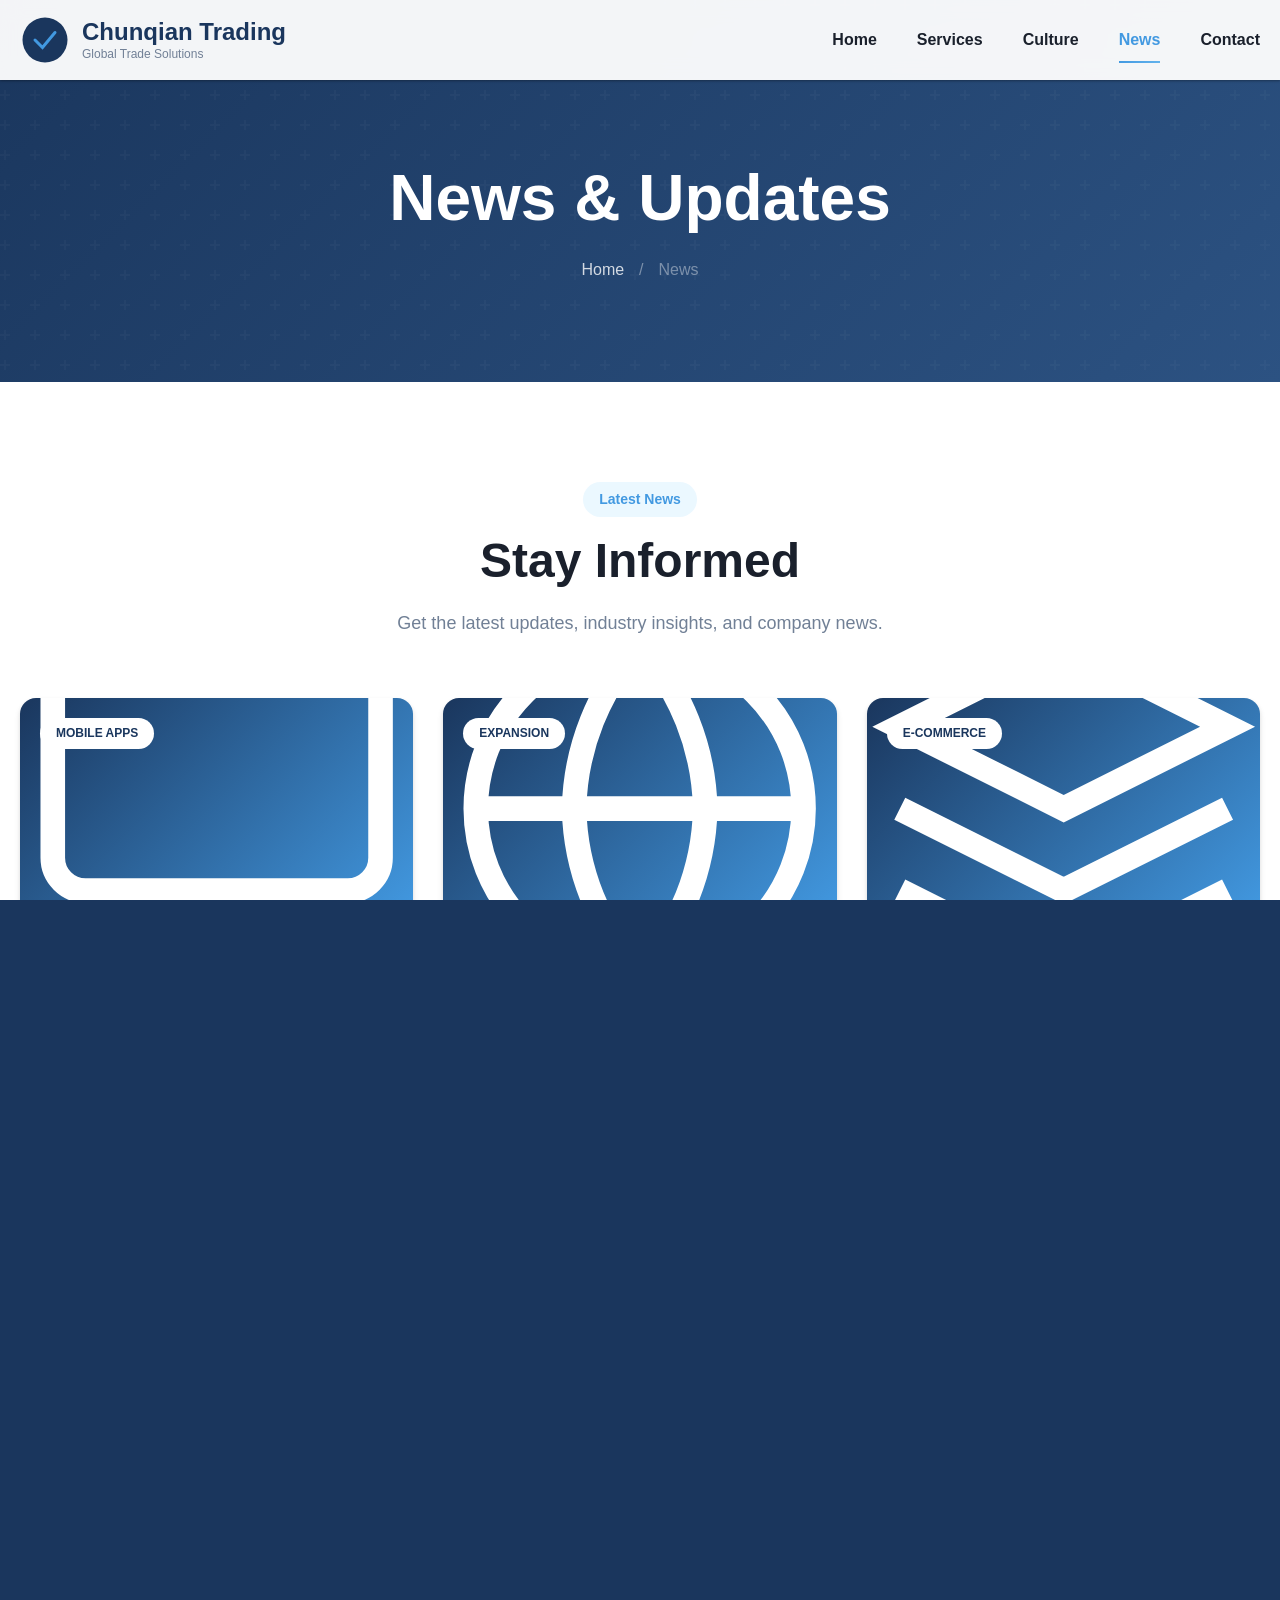
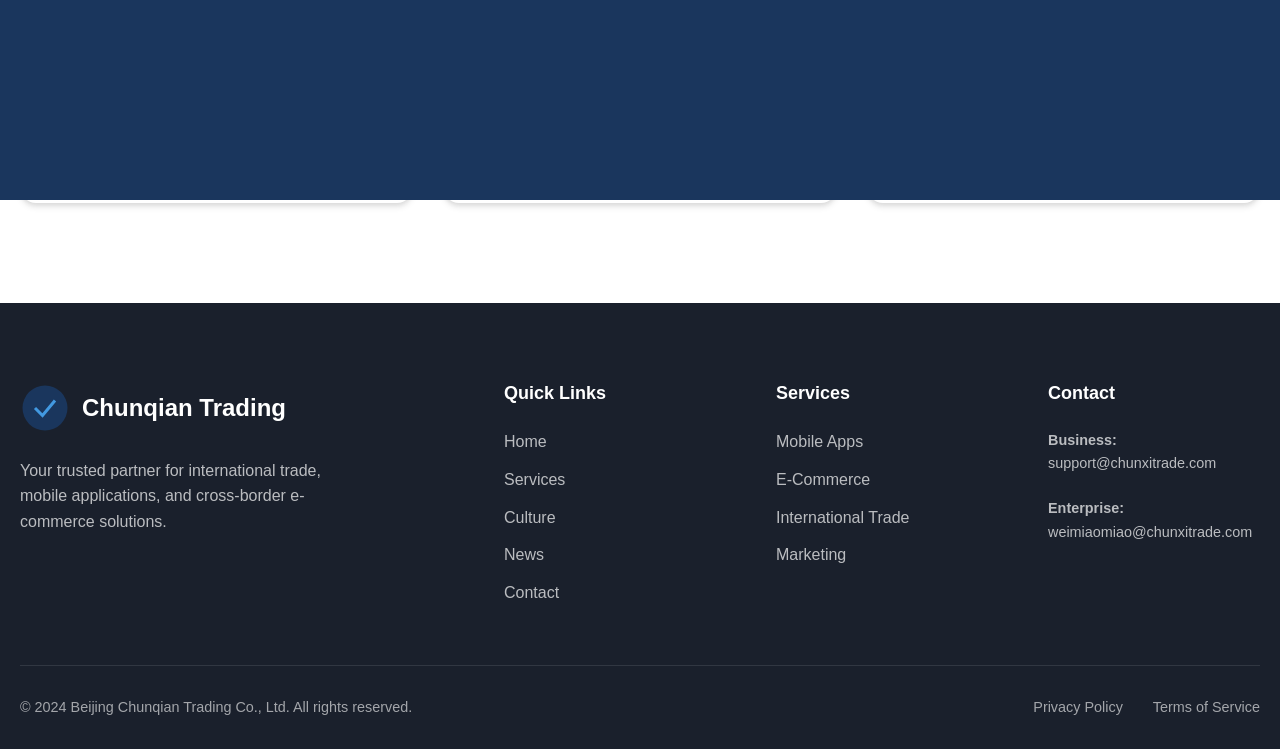
<file: news.html>
<!DOCTYPE html>
<html lang="en">
<head>
    <meta charset="UTF-8">
    <meta name="viewport" content="width=device-width, initial-scale=1.0">
    <meta name="description" content="Beijing Chunqian Trading Co., Ltd - Latest news, updates, and industry insights from our company.">
    <meta name="keywords" content="company news, industry updates, trade news, mobile app news, Beijing trading company">
    <meta name="author" content="Beijing Chunqian Trading Co., Ltd">
    <meta name="robots" content="index, follow">
    <meta property="og:title" content="News & Updates - Beijing Chunqian Trading Co., Ltd">
    <meta property="og:description" content="Stay updated with the latest news and industry insights from Beijing Chunqian Trading.">
    <meta property="og:type" content="website">
    <link rel="canonical" href="https://chunxitrade.com/news.html">
    <title>News & Updates - Beijing Chunqian Trading Co., Ltd</title>
    <link rel="icon" type="image/svg+xml" href="data:image/svg+xml,%3Csvg xmlns='http://www.w3.org/2000/svg' viewBox='0 0 100 100'%3E%3Ccircle cx='50' cy='50' r='45' fill='%231a365d'/%3E%3Ctext x='50' y='65' font-size='40' font-weight='bold' fill='white' text-anchor='middle'%3ECQ%3C/text%3E%3C/svg%3E">
    <link rel="preconnect" href="https://fonts.googleapis.com">
    <link rel="preconnect" href="https://fonts.gstatic.com" crossorigin>
    <link href="https://fonts.googleapis.com/css2?family=Inter:wght@300;400;500;600;700;800&display=swap" rel="stylesheet">
    <link rel="stylesheet" href="css/style.css">
</head>
<body>
    <div class="loading-screen"><div class="loader"></div></div>
    <div class="page-transition"></div>

    <header class="header">
        <div class="container">
            <div class="header-inner">
                <a href="index.html" class="logo">
                    <svg viewBox="0 0 100 100" fill="none"><circle cx="50" cy="50" r="45" fill="#1a365d"/><path d="M30 50 L45 65 L70 35" stroke="#4299e1" stroke-width="6" stroke-linecap="round"/></svg>
                    <div class="logo-text">Chunqian Trading<span>Global Trade Solutions</span></div>
                </a>
                <nav class="nav-menu">
                    <a href="index.html" class="nav-link">Home</a>
                    <a href="services.html" class="nav-link">Services</a>
                    <a href="culture.html" class="nav-link">Culture</a>
                    <a href="news.html" class="nav-link active">News</a>
                    <a href="contact.html" class="nav-link">Contact</a>
                </nav>
                <button class="nav-toggle" aria-label="Toggle navigation"><span></span><span></span><span></span></button>
            </div>
        </div>
    </header>

    <section class="page-header">
        <div class="container">
            <h1 class="page-title">News & Updates</h1>
            <div class="page-breadcrumb">
                <a href="index.html">Home</a><span>/</span><span>News</span>
            </div>
        </div>
    </section>

    <section class="section">
        <div class="container">
            <div class="section-header animate-on-scroll">
                <span class="section-badge">Latest News</span>
                <h2 class="section-title">Stay Informed</h2>
                <p class="section-description">Get the latest updates, industry insights, and company news.</p>
            </div>
            
            <div class="news-grid">
                <article class="news-card animate-on-scroll delay-1">
                    <div class="news-image">
                        <div class="news-image-placeholder"><svg viewBox="0 0 24 24" fill="none" stroke="currentColor" stroke-width="1.5"><rect x="2" y="3" width="20" height="14" rx="2"/><line x1="8" y1="21" x2="16" y2="21"/><line x1="12" y1="17" x2="12" y2="21"/></svg></div>
                        <span class="news-category">Mobile Apps</span>
                    </div>
                    <div class="news-content">
                        <div class="news-meta">
                            <span><svg viewBox="0 0 24 24" fill="none" stroke="currentColor" stroke-width="2" width="16" height="16"><rect x="3" y="4" width="18" height="18" rx="2" ry="2"/><line x1="16" y1="2" x2="16" y2="6"/><line x1="8" y1="2" x2="8" y2="6"/><line x1="3" y1="10" x2="21" y2="10"/></svg> Jan 15, 2024</span>
                            <span><svg viewBox="0 0 24 24" fill="none" stroke="currentColor" stroke-width="2" width="16" height="16"><path d="M20 21v-2a4 4 0 0 0-4-4H8a4 4 0 0 0-4 4v2"/><circle cx="12" cy="7" r="4"/></svg> Admin</span>
                        </div>
                        <h4>New Mobile Apps Launching on Google Play and App Store</h4>
                        <p>We are excited to announce the expansion of our mobile app portfolio with new categories covering electronics and agricultural products.</p>
                        <a href="#" class="news-link">Read More <svg viewBox="0 0 24 24" fill="none" stroke="currentColor" stroke-width="2"><path d="M5 12h14M12 5l7 7-7 7"/></svg></a>
                    </div>
                </article>

                <article class="news-card animate-on-scroll delay-2">
                    <div class="news-image">
                        <div class="news-image-placeholder"><svg viewBox="0 0 24 24" fill="none" stroke="currentColor" stroke-width="1.5"><circle cx="12" cy="12" r="10"/><line x1="2" y1="12" x2="22" y2="12"/><path d="M12 2a15.3 15.3 0 0 1 4 10 15.3 15.3 0 0 1-4 10 15.3 15.3 0 0 1-4-10 15.3 15.3 0 0 1 4-10z"/></svg></div>
                        <span class="news-category">Expansion</span>
                    </div>
                    <div class="news-content">
                        <div class="news-meta">
                            <span><svg viewBox="0 0 24 24" fill="none" stroke="currentColor" stroke-width="2" width="16" height="16"><rect x="3" y="4" width="18" height="18" rx="2" ry="2"/><line x1="16" y1="2" x2="16" y2="6"/><line x1="8" y1="2" x2="8" y2="6"/><line x1="3" y1="10" x2="21" y2="10"/></svg> Jan 10, 2024</span>
                            <span><svg viewBox="0 0 24 24" fill="none" stroke="currentColor" stroke-width="2" width="16" height="16"><path d="M20 21v-2a4 4 0 0 0-4-4H8a4 4 0 0 0-4 4v2"/><circle cx="12" cy="7" r="4"/></svg> Admin</span>
                        </div>
                        <h4>Expanding Services to 50+ Countries Worldwide</h4>
                        <p>Beijing Chunqian Trading continues its global expansion, now serving customers across more than 50 countries with localized support.</p>
                        <a href="#" class="news-link">Read More <svg viewBox="0 0 24 24" fill="none" stroke="currentColor" stroke-width="2"><path d="M5 12h14M12 5l7 7-7 7"/></svg></a>
                    </div>
                </article>

                <article class="news-card animate-on-scroll delay-3">
                    <div class="news-image">
                        <div class="news-image-placeholder"><svg viewBox="0 0 24 24" fill="none" stroke="currentColor" stroke-width="1.5"><polygon points="12 2 2 7 12 12 22 7 12 2"/><polyline points="2 17 12 22 22 17"/><polyline points="2 12 12 17 22 12"/></svg></div>
                        <span class="news-category">E-Commerce</span>
                    </div>
                    <div class="news-content">
                        <div class="news-meta">
                            <span><svg viewBox="0 0 24 24" fill="none" stroke="currentColor" stroke-width="2" width="16" height="16"><rect x="3" y="4" width="18" height="18" rx="2" ry="2"/><line x1="16" y1="2" x2="16" y2="6"/><line x1="8" y1="2" x2="8" y2="6"/><line x1="3" y1="10" x2="21" y2="10"/></svg> Jan 5, 2024</span>
                            <span><svg viewBox="0 0 24 24" fill="none" stroke="currentColor" stroke-width="2" width="16" height="16"><path d="M20 21v-2a4 4 0 0 0-4-4H8a4 4 0 0 0-4 4v2"/><circle cx="12" cy="7" r="4"/></svg> Admin</span>
                        </div>
                        <h4>Enhanced E-Commerce Platform with New Features</h4>
                        <p>Our upgraded e-commerce platform now includes advanced inventory management, multi-currency support, and improved checkout experience.</p>
                        <a href="#" class="news-link">Read More <svg viewBox="0 0 24 24" fill="none" stroke="currentColor" stroke-width="2"><path d="M5 12h14M12 5l7 7-7 7"/></svg></a>
                    </div>
                </article>

                <article class="news-card animate-on-scroll delay-4">
                    <div class="news-image">
                        <div class="news-image-placeholder"><svg viewBox="0 0 24 24" fill="none" stroke="currentColor" stroke-width="1.5"><path d="M21 16V8a2 2 0 0 0-1-1.73l-7-4a2 2 0 0 0-2 0l-7 4A2 2 0 0 0 3 8v8a2 2 0 0 0 1 1.73l7 4a2 2 0 0 0 2 0l7-4A2 2 0 0 0 21 16z"/></svg></div>
                        <span class="news-category">Partnership</span>
                    </div>
                    <div class="news-content">
                        <div class="news-meta">
                            <span><svg viewBox="0 0 24 24" fill="none" stroke="currentColor" stroke-width="2" width="16" height="16"><rect x="3" y="4" width="18" height="18" rx="2" ry="2"/><line x1="16" y1="2" x2="16" y2="6"/><line x1="8" y1="2" x2="8" y2="6"/><line x1="3" y1="10" x2="21" y2="10"/></svg> Dec 28, 2023</span>
                            <span><svg viewBox="0 0 24 24" fill="none" stroke="currentColor" stroke-width="2" width="16" height="16"><path d="M20 21v-2a4 4 0 0 0-4-4H8a4 4 0 0 0-4 4v2"/><circle cx="12" cy="7" r="4"/></svg> Admin</span>
                        </div>
                        <h4>Strategic Partnership with Leading Logistics Providers</h4>
                        <p>We have established partnerships with top-tier logistics companies to ensure faster delivery and better tracking for all international shipments.</p>
                        <a href="#" class="news-link">Read More <svg viewBox="0 0 24 24" fill="none" stroke="currentColor" stroke-width="2"><path d="M5 12h14M12 5l7 7-7 7"/></svg></a>
                    </div>
                </article>

                <article class="news-card animate-on-scroll delay-5">
                    <div class="news-image">
                        <div class="news-image-placeholder"><svg viewBox="0 0 24 24" fill="none" stroke="currentColor" stroke-width="1.5"><path d="M12 22s8-4 8-10V5l-8-3-8 3v7c0 6 8 10 8 10z"/></svg></div>
                        <span class="news-category">Compliance</span>
                    </div>
                    <div class="news-content">
                        <div class="news-meta">
                            <span><svg viewBox="0 0 24 24" fill="none" stroke="currentColor" stroke-width="2" width="16" height="16"><rect x="3" y="4" width="18" height="18" rx="2" ry="2"/><line x1="16" y1="2" x2="16" y2="6"/><line x1="8" y1="2" x2="8" y2="6"/><line x1="3" y1="10" x2="21" y2="10"/></svg> Dec 20, 2023</span>
                            <span><svg viewBox="0 0 24 24" fill="none" stroke="currentColor" stroke-width="2" width="16" height="16"><path d="M20 21v-2a4 4 0 0 0-4-4H8a4 4 0 0 0-4 4v2"/><circle cx="12" cy="7" r="4"/></svg> Admin</span>
                        </div>
                        <h4>Food Sales License Obtained for Expanded Product Range</h4>
                        <p>Beijing Chunqian Trading has obtained official food sales licensing, enabling us to offer a wider range of food and grocery products.</p>
                        <a href="#" class="news-link">Read More <svg viewBox="0 0 24 24" fill="none" stroke="currentColor" stroke-width="2"><path d="M5 12h14M12 5l7 7-7 7"/></svg></a>
                    </div>
                </article>

                <article class="news-card animate-on-scroll delay-6">
                    <div class="news-image">
                        <div class="news-image-placeholder"><svg viewBox="0 0 24 24" fill="none" stroke="currentColor" stroke-width="1.5"><polygon points="12 2 2 7 12 12 22 7 12 2"/><polyline points="2 17 12 22 22 17"/><polyline points="2 12 12 17 22 12"/></svg></div>
                        <span class="news-category">Industry</span>
                    </div>
                    <div class="news-content">
                        <div class="news-meta">
                            <span><svg viewBox="0 0 24 24" fill="none" stroke="currentColor" stroke-width="2" width="16" height="16"><rect x="3" y="4" width="18" height="18" rx="2" ry="2"/><line x1="16" y1="2" x2="16" y2="6"/><line x1="8" y1="2" x2="8" y2="6"/><line x1="3" y1="10" x2="21" y2="10"/></svg> Dec 15, 2023</span>
                            <span><svg viewBox="0 0 24 24" fill="none" stroke="currentColor" stroke-width="2" width="16" height="16"><path d="M20 21v-2a4 4 0 0 0-4-4H8a4 4 0 0 0-4 4v2"/><circle cx="12" cy="7" r="4"/></svg> Admin</span>
                        </div>
                        <h4>Cross-Border E-Commerce Trends for 2024</h4>
                        <p>Our analysis of emerging trends in cross-border e-commerce and how Beijing Chunqian Trading is positioned to capitalize on new opportunities.</p>
                        <a href="#" class="news-link">Read More <svg viewBox="0 0 24 24" fill="none" stroke="currentColor" stroke-width="2"><path d="M5 12h14M12 5l7 7-7 7"/></svg></a>
                    </div>
                </article>
            </div>
        </div>
    </section>

    <footer class="footer">
        <div class="container">
            <div class="footer-grid">
                <div class="footer-brand">
                    <div class="footer-logo"><svg viewBox="0 0 100 100" fill="none"><circle cx="50" cy="50" r="45" fill="#1a365d"/><path d="M30 50 L45 65 L70 35" stroke="#4299e1" stroke-width="6"/></svg><span>Chunqian Trading</span></div>
                    <p>Your trusted partner for international trade, mobile applications, and cross-border e-commerce solutions.</p>
                </div>
                <div class="footer-column">
                    <h4>Quick Links</h4>
                    <div class="footer-links"><a href="index.html">Home</a><a href="services.html">Services</a><a href="culture.html">Culture</a><a href="news.html">News</a><a href="contact.html">Contact</a></div>
                </div>
                <div class="footer-column">
                    <h4>Services</h4>
                    <div class="footer-links"><a href="services.html#mobile-apps">Mobile Apps</a><a href="services.html#ecommerce">E-Commerce</a><a href="services.html#trade">International Trade</a><a href="services.html#marketing">Marketing</a></div>
                </div>
                <div class="footer-column">
                    <h4>Contact</h4>
                    <div class="footer-links">
                        <p style="color:rgba(255,255,255,0.7);font-size:0.9rem;margin-bottom:10px;"><strong>Business:</strong> support@chunxitrade.com</p>
                        <p style="color:rgba(255,255,255,0.7);font-size:0.9rem;margin-bottom:10px;"><strong>Enterprise:</strong> weimiaomiao@chunxitrade.com</p>
                    </div>
                </div>
            </div>
            <div class="footer-bottom">
                <p>&copy; 2024 Beijing Chunqian Trading Co., Ltd. All rights reserved.</p>
                <div class="footer-legal"><a href="privacy.html">Privacy Policy</a><a href="terms.html">Terms of Service</a></div>
            </div>
        </div>
    </footer>
    <button class="back-to-top" aria-label="Back to top"><svg viewBox="0 0 24 24" fill="none" stroke="currentColor" stroke-width="2"><path d="M18 15l-6-6-6 6"/></svg></button>
    <script src="js/main.js"></script>
</body>
</html>
</file>
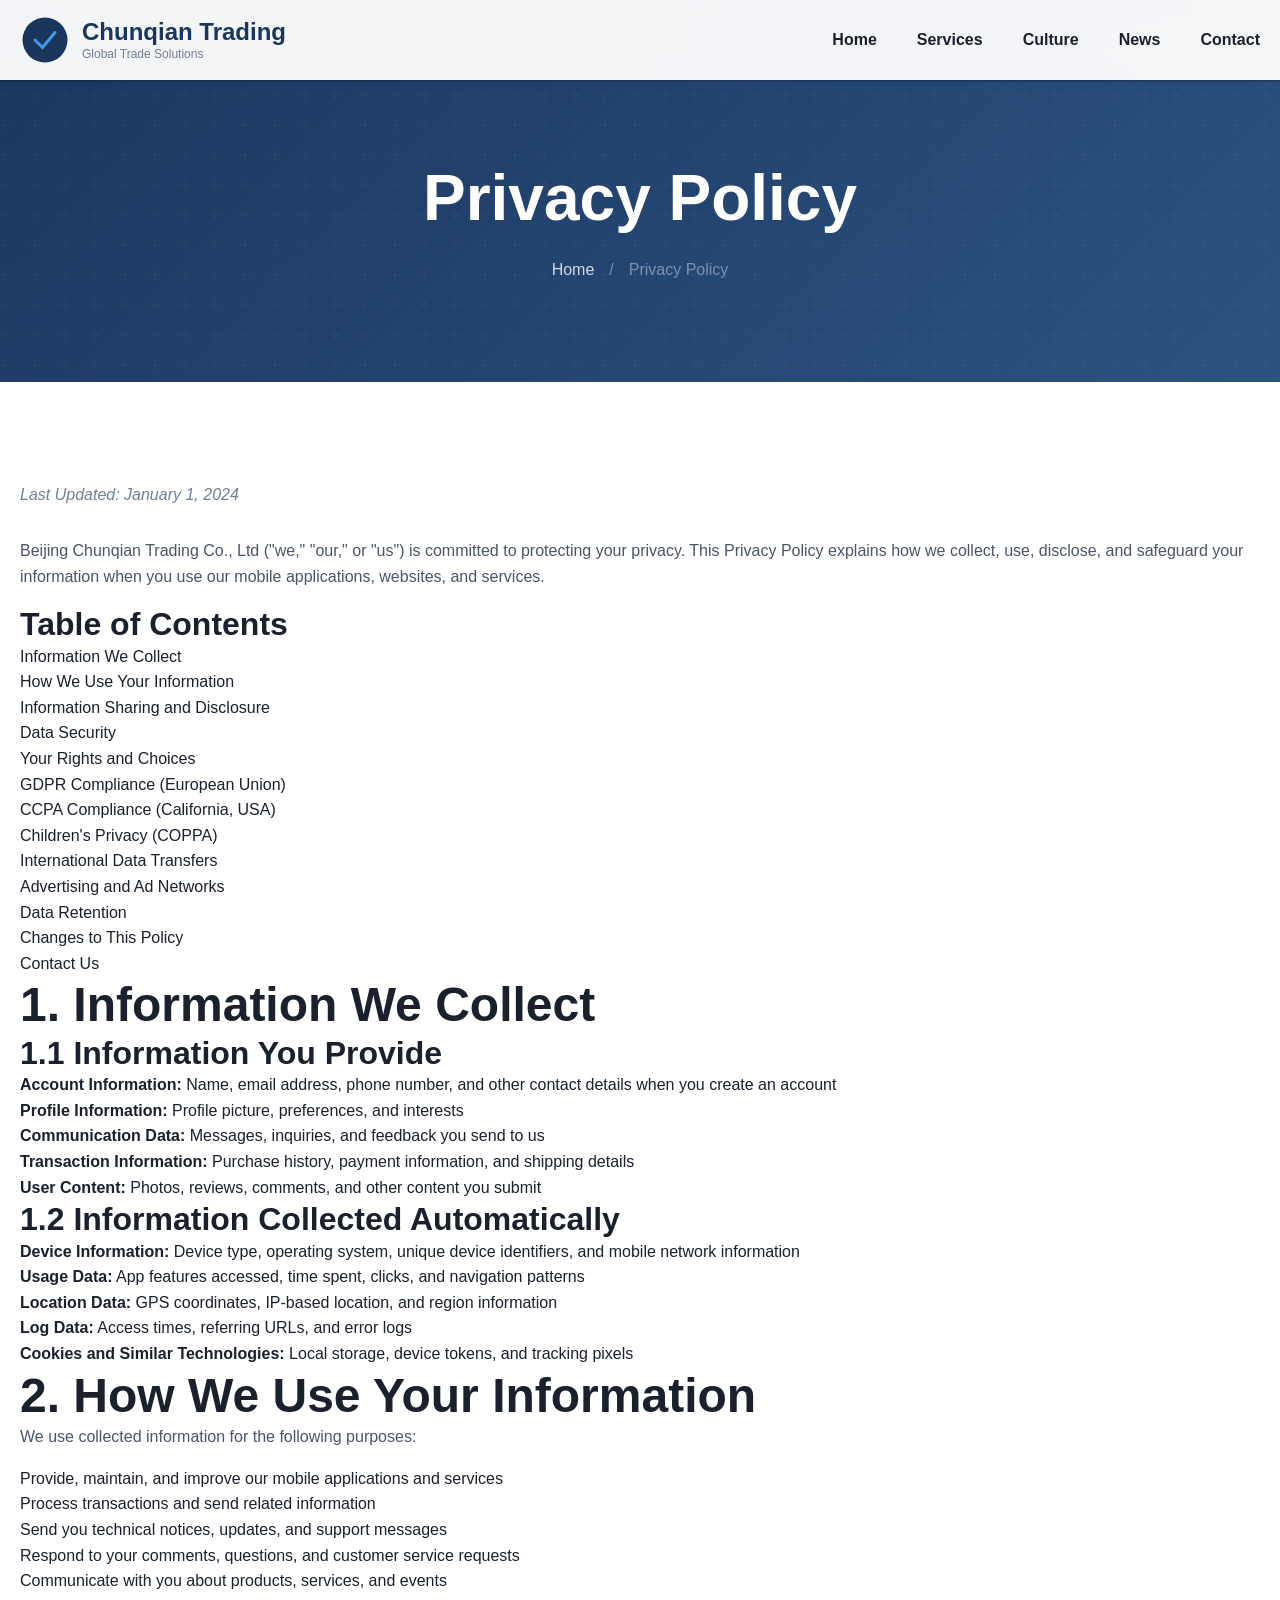
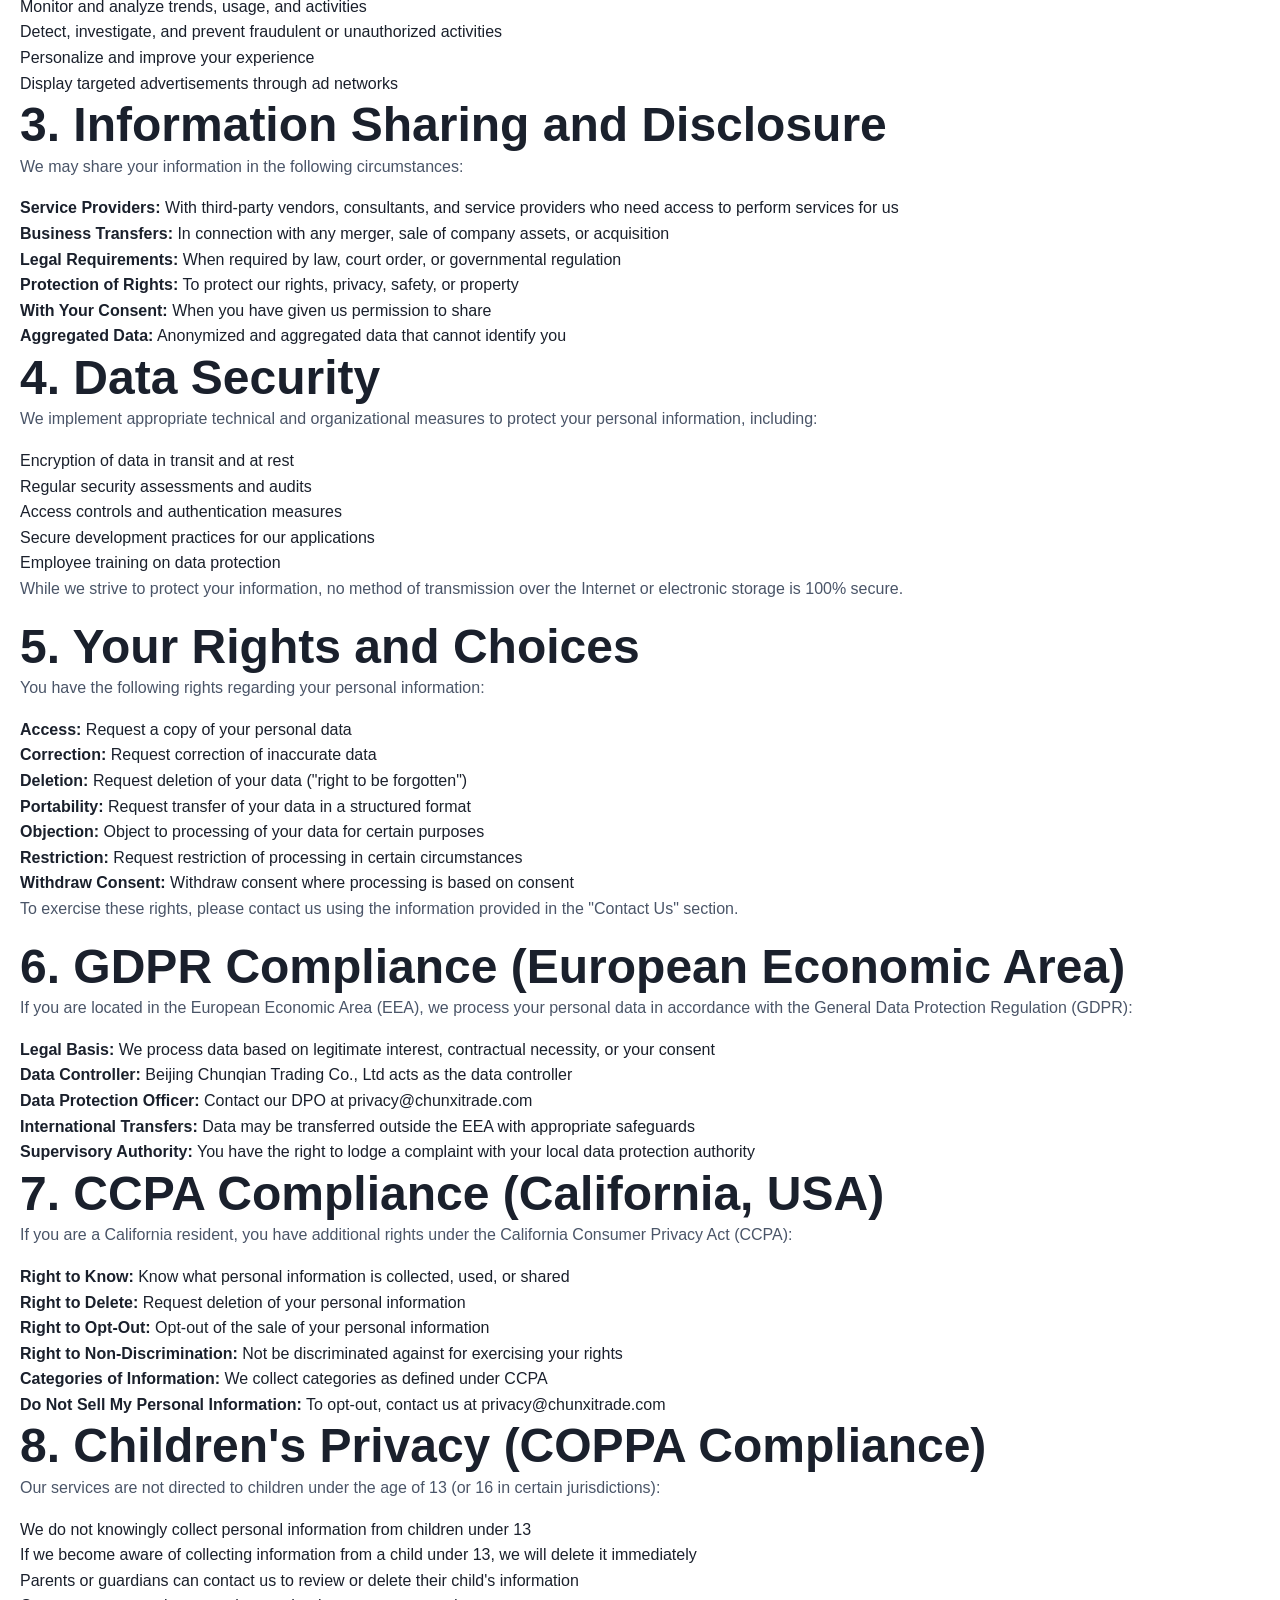
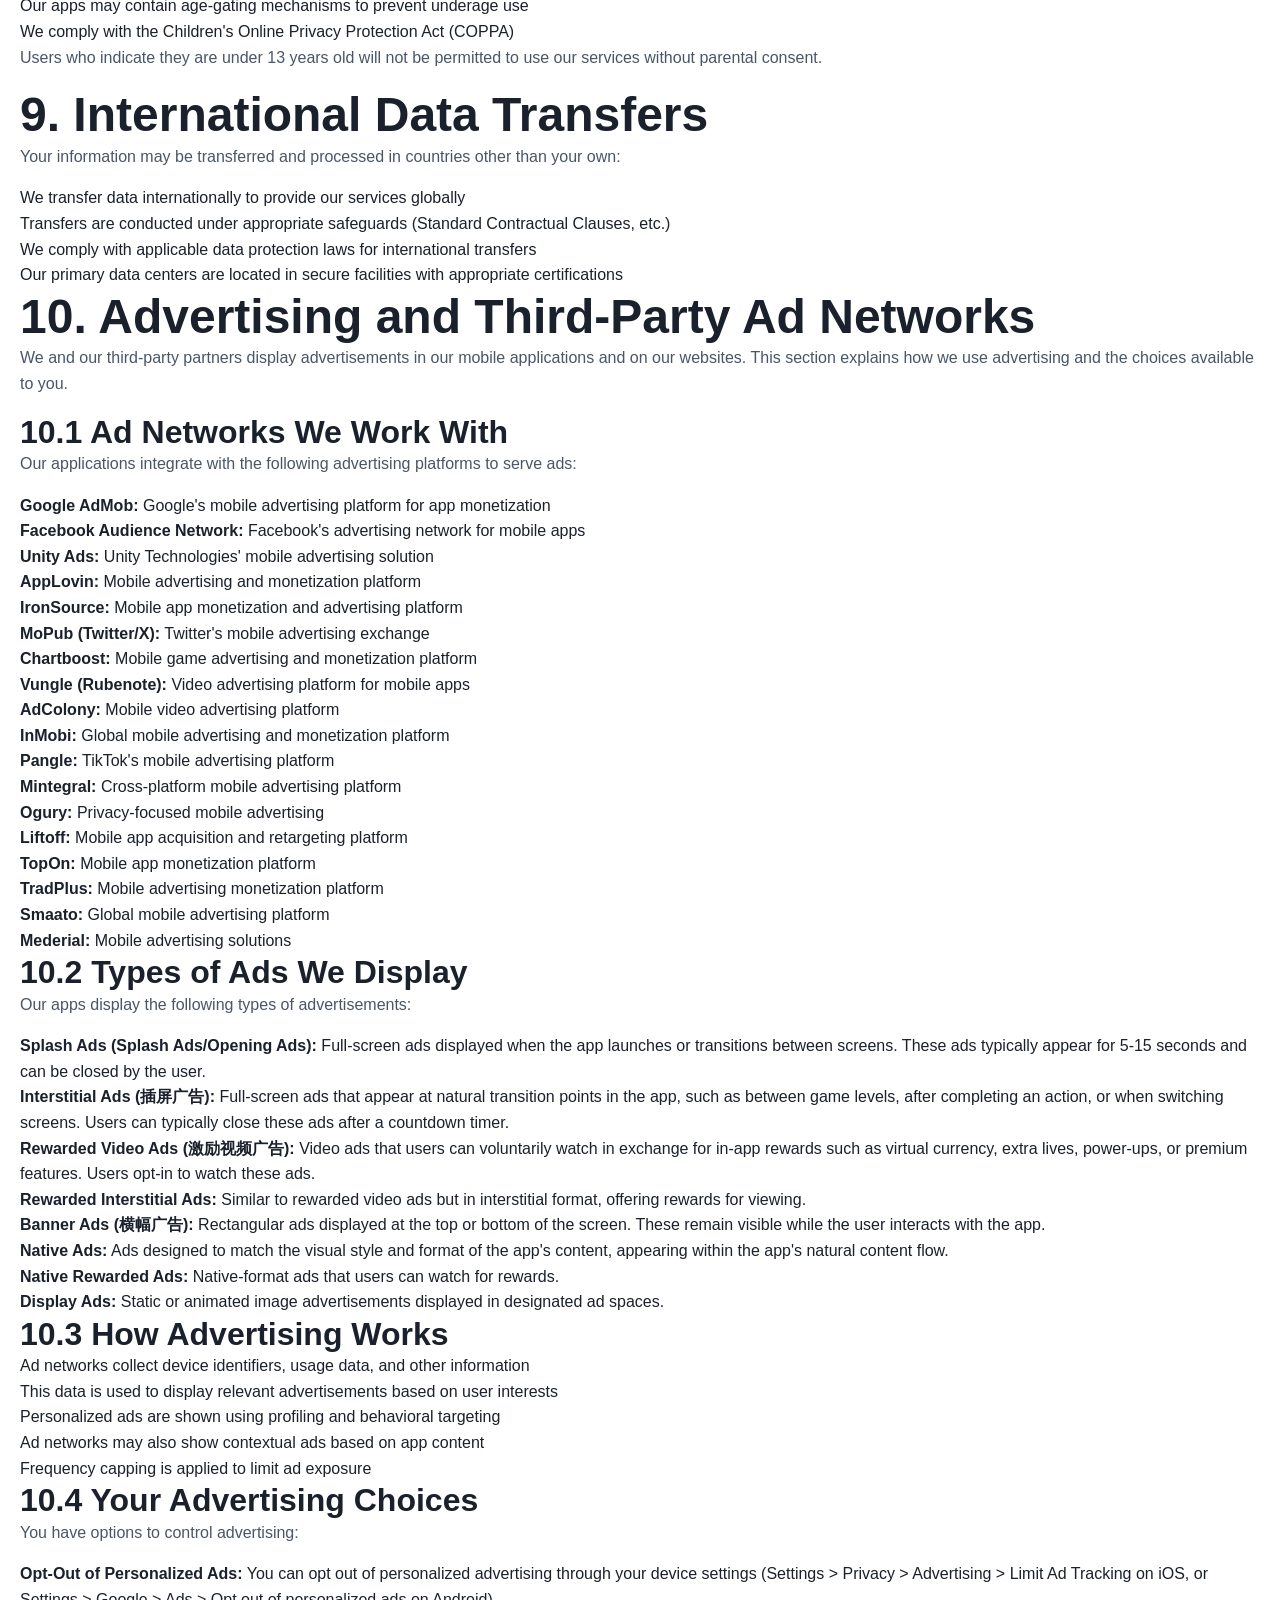
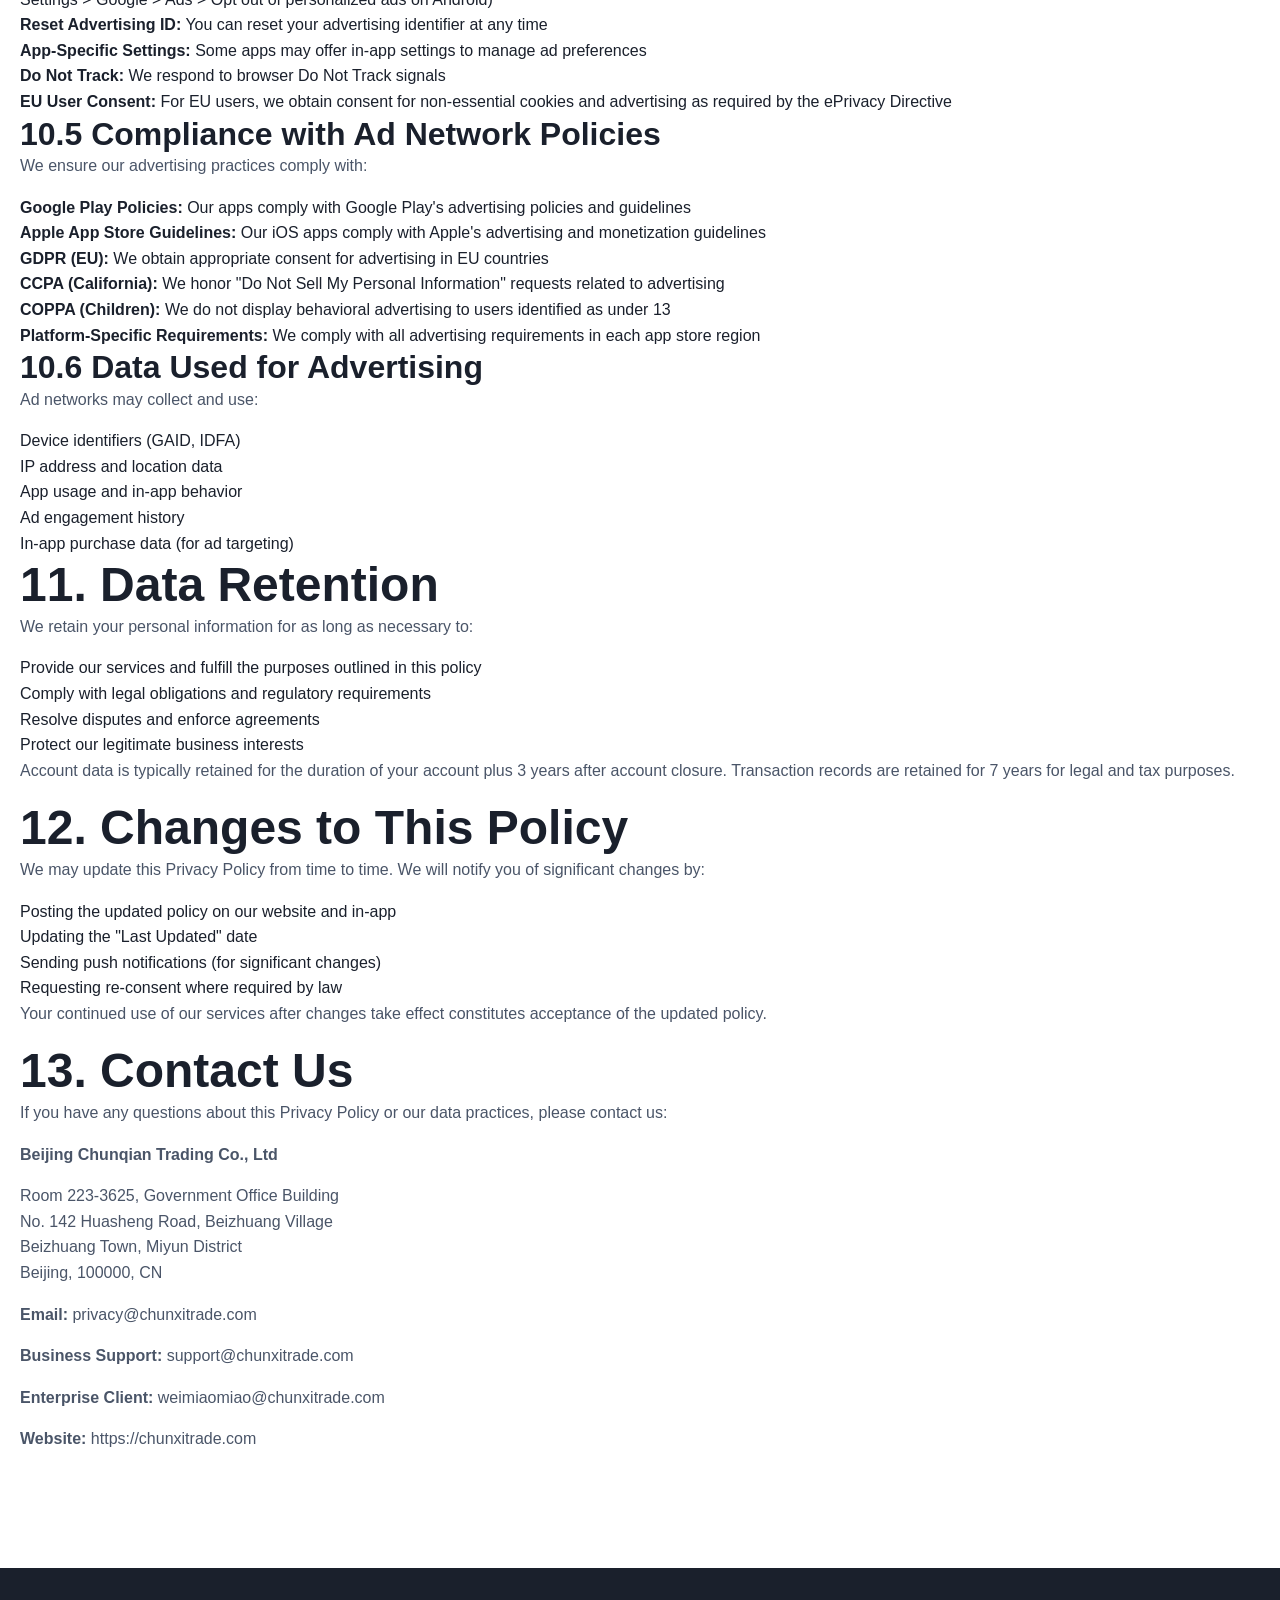
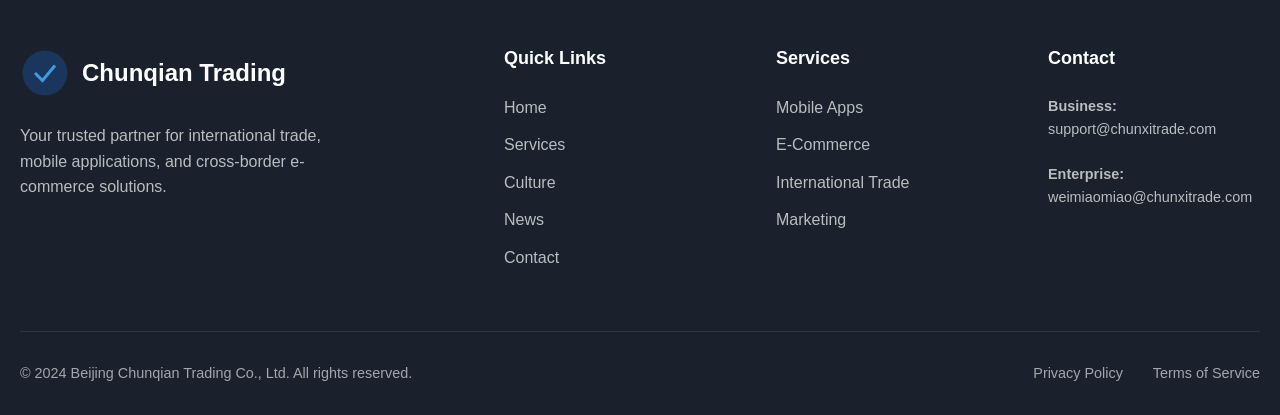
<file: privacy.html>
<!DOCTYPE html>
<html lang="en">
<head>
    <meta charset="UTF-8">
    <meta name="viewport" content="width=device-width, initial-scale=1.0">
    <meta name="description" content="Beijing Chunqian Trading Co., Ltd Privacy Policy - Learn how we collect, use, and protect your personal information across our mobile apps and services.">
    <meta name="keywords" content="privacy policy, data protection, GDPR, CCPA, mobile app privacy, personal information">
    <meta name="robots" content="noindex, nofollow">
    <link rel="canonical" href="https://chunxitrade.com/privacy.html">
    <title>Privacy Policy - Beijing Chunqian Trading Co., Ltd</title>
    <link rel="icon" type="image/svg+xml" href="data:image/svg+xml,%3Csvg xmlns='http://www.w3.org/2000/svg' viewBox='0 0 100 100'%3E%3Ccircle cx='50' cy='50' r='45' fill='%231a365d'/%3E%3Ctext x='50' y='65' font-size='40' font-weight='bold' fill='white' text-anchor='middle'%3ECQ%3C/text%3E%3C/svg%3E">
    <link rel="preconnect" href="https://fonts.googleapis.com">
    <link rel="preconnect" href="https://fonts.gstatic.com" crossorigin>
    <link href="https://fonts.googleapis.com/css2?family=Inter:wght@300;400;500;600;700;800&display=swap" rel="stylesheet">
    <link rel="stylesheet" href="css/style.css">
</head>
<body>
    <div class="loading-screen"><div class="loader"></div></div>

    <header class="header header-static">
        <div class="container">
            <div class="header-inner">
                <a href="index.html" class="logo">
                    <svg viewBox="0 0 100 100" fill="none"><circle cx="50" cy="50" r="45" fill="#1a365d"/><path d="M30 50 L45 65 L70 35" stroke="#4299e1" stroke-width="6" stroke-linecap="round"/></svg>
                    <div class="logo-text">Chunqian Trading<span>Global Trade Solutions</span></div>
                </a>
                <nav class="nav-menu">
                    <a href="index.html" class="nav-link">Home</a>
                    <a href="services.html" class="nav-link">Services</a>
                    <a href="culture.html" class="nav-link">Culture</a>
                    <a href="news.html" class="nav-link">News</a>
                    <a href="contact.html" class="nav-link">Contact</a>
                </nav>
                <button class="nav-toggle" aria-label="Toggle navigation"><span></span><span></span><span></span></button>
            </div>
        </div>
    </header>

    <section class="page-header">
        <div class="container">
            <h1 class="page-title">Privacy Policy</h1>
            <div class="page-breadcrumb">
                <a href="index.html">Home</a><span>/</span><span>Privacy Policy</span>
            </div>
        </div>
    </section>

    <section class="section">
        <div class="container">
            <div class="legal-content animate-on-scroll">
                <p class="last-updated">Last Updated: January 1, 2024</p>
                
                <p>Beijing Chunqian Trading Co., Ltd ("we," "our," or "us") is committed to protecting your privacy. This Privacy Policy explains how we collect, use, disclose, and safeguard your information when you use our mobile applications, websites, and services.</p>
                
                <div class="toc">
                    <h3>Table of Contents</h3>
                    <ol>
                        <li><a href="#information-collection">Information We Collect</a></li>
                        <li><a href="#information-use">How We Use Your Information</a></li>
                        <li><a href="#information-sharing">Information Sharing and Disclosure</a></li>
                        <li><a href="#data-security">Data Security</a></li>
                        <li><a href="#user-rights">Your Rights and Choices</a></li>
                        <li><a href="#gdpr">GDPR Compliance (European Union)</a></li>
                        <li><a href="#ccpa">CCPA Compliance (California, USA)</a></li>
                        <li><a href="#children">Children's Privacy (COPPA)</a></li>
                        <li><a href="#international">International Data Transfers</a></li>
                        <li><a href="#advertising">Advertising and Ad Networks</a></li>
                        <li><a href="#data-retention">Data Retention</a></li>
                        <li><a href="#policy-changes">Changes to This Policy</a></li>
                        <li><a href="#contact">Contact Us</a></li>
                    </ol>
                </div>

                <h2 id="information-collection">1. Information We Collect</h2>
                
                <h3>1.1 Information You Provide</h3>
                <ul>
                    <li><strong>Account Information:</strong> Name, email address, phone number, and other contact details when you create an account</li>
                    <li><strong>Profile Information:</strong> Profile picture, preferences, and interests</li>
                    <li><strong>Communication Data:</strong> Messages, inquiries, and feedback you send to us</li>
                    <li><strong>Transaction Information:</strong> Purchase history, payment information, and shipping details</li>
                    <li><strong>User Content:</strong> Photos, reviews, comments, and other content you submit</li>
                </ul>
                
                <h3>1.2 Information Collected Automatically</h3>
                <ul>
                    <li><strong>Device Information:</strong> Device type, operating system, unique device identifiers, and mobile network information</li>
                    <li><strong>Usage Data:</strong> App features accessed, time spent, clicks, and navigation patterns</li>
                    <li><strong>Location Data:</strong> GPS coordinates, IP-based location, and region information</li>
                    <li><strong>Log Data:</strong> Access times, referring URLs, and error logs</li>
                    <li><strong>Cookies and Similar Technologies:</strong> Local storage, device tokens, and tracking pixels</li>
                </ul>

                <h2 id="information-use">2. How We Use Your Information</h2>
                <p>We use collected information for the following purposes:</p>
                <ul>
                    <li>Provide, maintain, and improve our mobile applications and services</li>
                    <li>Process transactions and send related information</li>
                    <li>Send you technical notices, updates, and support messages</li>
                    <li>Respond to your comments, questions, and customer service requests</li>
                    <li>Communicate with you about products, services, and events</li>
                    <li>Monitor and analyze trends, usage, and activities</li>
                    <li>Detect, investigate, and prevent fraudulent or unauthorized activities</li>
                    <li>Personalize and improve your experience</li>
                    <li>Display targeted advertisements through ad networks</li>
                </ul>

                <h2 id="information-sharing">3. Information Sharing and Disclosure</h2>
                <p>We may share your information in the following circumstances:</p>
                <ul>
                    <li><strong>Service Providers:</strong> With third-party vendors, consultants, and service providers who need access to perform services for us</li>
                    <li><strong>Business Transfers:</strong> In connection with any merger, sale of company assets, or acquisition</li>
                    <li><strong>Legal Requirements:</strong> When required by law, court order, or governmental regulation</li>
                    <li><strong>Protection of Rights:</strong> To protect our rights, privacy, safety, or property</li>
                    <li><strong>With Your Consent:</strong> When you have given us permission to share</li>
                    <li><strong>Aggregated Data:</strong> Anonymized and aggregated data that cannot identify you</li>
                </ul>

                <h2 id="data-security">4. Data Security</h2>
                <p>We implement appropriate technical and organizational measures to protect your personal information, including:</p>
                <ul>
                    <li>Encryption of data in transit and at rest</li>
                    <li>Regular security assessments and audits</li>
                    <li>Access controls and authentication measures</li>
                    <li>Secure development practices for our applications</li>
                    <li>Employee training on data protection</li>
                </ul>
                <p>While we strive to protect your information, no method of transmission over the Internet or electronic storage is 100% secure.</p>

                <h2 id="user-rights">5. Your Rights and Choices</h2>
                <p>You have the following rights regarding your personal information:</p>
                <ul>
                    <li><strong>Access:</strong> Request a copy of your personal data</li>
                    <li><strong>Correction:</strong> Request correction of inaccurate data</li>
                    <li><strong>Deletion:</strong> Request deletion of your data ("right to be forgotten")</li>
                    <li><strong>Portability:</strong> Request transfer of your data in a structured format</li>
                    <li><strong>Objection:</strong> Object to processing of your data for certain purposes</li>
                    <li><strong>Restriction:</strong> Request restriction of processing in certain circumstances</li>
                    <li><strong>Withdraw Consent:</strong> Withdraw consent where processing is based on consent</li>
                </ul>
                <p>To exercise these rights, please contact us using the information provided in the "Contact Us" section.</p>

                <h2 id="gdpr">6. GDPR Compliance (European Economic Area)</h2>
                <p>If you are located in the European Economic Area (EEA), we process your personal data in accordance with the General Data Protection Regulation (GDPR):</p>
                <ul>
                    <li><strong>Legal Basis:</strong> We process data based on legitimate interest, contractual necessity, or your consent</li>
                    <li><strong>Data Controller:</strong> Beijing Chunqian Trading Co., Ltd acts as the data controller</li>
                    <li><strong>Data Protection Officer:</strong> Contact our DPO at privacy@chunxitrade.com</li>
                    <li><strong>International Transfers:</strong> Data may be transferred outside the EEA with appropriate safeguards</li>
                    <li><strong>Supervisory Authority:</strong> You have the right to lodge a complaint with your local data protection authority</li>
                </ul>

                <h2 id="ccpa">7. CCPA Compliance (California, USA)</h2>
                <p>If you are a California resident, you have additional rights under the California Consumer Privacy Act (CCPA):</p>
                <ul>
                    <li><strong>Right to Know:</strong> Know what personal information is collected, used, or shared</li>
                    <li><strong>Right to Delete:</strong> Request deletion of your personal information</li>
                    <li><strong>Right to Opt-Out:</strong> Opt-out of the sale of your personal information</li>
                    <li><strong>Right to Non-Discrimination:</strong> Not be discriminated against for exercising your rights</li>
                    <li><strong>Categories of Information:</strong> We collect categories as defined under CCPA</li>
                    <li><strong>Do Not Sell My Personal Information:</strong> To opt-out, contact us at privacy@chunxitrade.com</li>
                </ul>

                <h2 id="children">8. Children's Privacy (COPPA Compliance)</h2>
                <p>Our services are not directed to children under the age of 13 (or 16 in certain jurisdictions):</p>
                <ul>
                    <li>We do not knowingly collect personal information from children under 13</li>
                    <li>If we become aware of collecting information from a child under 13, we will delete it immediately</li>
                    <li>Parents or guardians can contact us to review or delete their child's information</li>
                    <li>Our apps may contain age-gating mechanisms to prevent underage use</li>
                    <li>We comply with the Children's Online Privacy Protection Act (COPPA)</li>
                </ul>
                <p>Users who indicate they are under 13 years old will not be permitted to use our services without parental consent.</p>

                <h2 id="international">9. International Data Transfers</h2>
                <p>Your information may be transferred and processed in countries other than your own:</p>
                <ul>
                    <li>We transfer data internationally to provide our services globally</li>
                    <li>Transfers are conducted under appropriate safeguards (Standard Contractual Clauses, etc.)</li>
                    <li>We comply with applicable data protection laws for international transfers</li>
                    <li>Our primary data centers are located in secure facilities with appropriate certifications</li>
                </ul>

                <h2 id="advertising">10. Advertising and Third-Party Ad Networks</h2>
                <p>We and our third-party partners display advertisements in our mobile applications and on our websites. This section explains how we use advertising and the choices available to you.</p>
                
                <h3>10.1 Ad Networks We Work With</h3>
                <p>Our applications integrate with the following advertising platforms to serve ads:</p>
                <ul>
                    <li><strong>Google AdMob:</strong> Google's mobile advertising platform for app monetization</li>
                    <li><strong>Facebook Audience Network:</strong> Facebook's advertising network for mobile apps</li>
                    <li><strong>Unity Ads:</strong> Unity Technologies' mobile advertising solution</li>
                    <li><strong>AppLovin:</strong> Mobile advertising and monetization platform</li>
                    <li><strong>IronSource:</strong> Mobile app monetization and advertising platform</li>
                    <li><strong>MoPub (Twitter/X):</strong> Twitter's mobile advertising exchange</li>
                    <li><strong>Chartboost:</strong> Mobile game advertising and monetization platform</li>
                    <li><strong>Vungle (Rubenote):</strong> Video advertising platform for mobile apps</li>
                    <li><strong>AdColony:</strong> Mobile video advertising platform</li>
                    <li><strong>InMobi:</strong> Global mobile advertising and monetization platform</li>
                    <li><strong>Pangle:</strong> TikTok's mobile advertising platform</li>
                    <li><strong>Mintegral:</strong> Cross-platform mobile advertising platform</li>
                    <li><strong>Ogury:</strong> Privacy-focused mobile advertising</li>
                    <li><strong>Liftoff:</strong> Mobile app acquisition and retargeting platform</li>
                    <li><strong>TopOn:</strong> Mobile app monetization platform</li>
                    <li><strong>TradPlus:</strong> Mobile advertising monetization platform</li>
                    <li><strong>Smaato:</strong> Global mobile advertising platform</li>
                    <li><strong>Mederial:</strong> Mobile advertising solutions</li>
                </ul>

                <h3>10.2 Types of Ads We Display</h3>
                <p>Our apps display the following types of advertisements:</p>
                <ul>
                    <li><strong>Splash Ads (Splash Ads/Opening Ads):</strong> Full-screen ads displayed when the app launches or transitions between screens. These ads typically appear for 5-15 seconds and can be closed by the user.</li>
                    <li><strong>Interstitial Ads (插屏广告):</strong> Full-screen ads that appear at natural transition points in the app, such as between game levels, after completing an action, or when switching screens. Users can typically close these ads after a countdown timer.</li>
                    <li><strong>Rewarded Video Ads (激励视频广告):</strong> Video ads that users can voluntarily watch in exchange for in-app rewards such as virtual currency, extra lives, power-ups, or premium features. Users opt-in to watch these ads.</li>
                    <li><strong>Rewarded Interstitial Ads:</strong> Similar to rewarded video ads but in interstitial format, offering rewards for viewing.</li>
                    <li><strong>Banner Ads (横幅广告):</strong> Rectangular ads displayed at the top or bottom of the screen. These remain visible while the user interacts with the app.</li>
                    <li><strong>Native Ads:</strong> Ads designed to match the visual style and format of the app's content, appearing within the app's natural content flow.</li>
                    <li><strong>Native Rewarded Ads:</strong> Native-format ads that users can watch for rewards.</li>
                    <li><strong>Display Ads:</strong> Static or animated image advertisements displayed in designated ad spaces.</li>
                </ul>

                <h3>10.3 How Advertising Works</h3>
                <ul>
                    <li>Ad networks collect device identifiers, usage data, and other information</li>
                    <li>This data is used to display relevant advertisements based on user interests</li>
                    <li>Personalized ads are shown using profiling and behavioral targeting</li>
                    <li>Ad networks may also show contextual ads based on app content</li>
                    <li>Frequency capping is applied to limit ad exposure</li>
                </ul>

                <h3>10.4 Your Advertising Choices</h3>
                <p>You have options to control advertising:</p>
                <ul>
                    <li><strong>Opt-Out of Personalized Ads:</strong> You can opt out of personalized advertising through your device settings (Settings > Privacy > Advertising > Limit Ad Tracking on iOS, or Settings > Google > Ads > Opt out of personalized ads on Android)</li>
                    <li><strong>Reset Advertising ID:</strong> You can reset your advertising identifier at any time</li>
                    <li><strong>App-Specific Settings:</strong> Some apps may offer in-app settings to manage ad preferences</li>
                    <li><strong>Do Not Track:</strong> We respond to browser Do Not Track signals</li>
                    <li><strong>EU User Consent:</strong> For EU users, we obtain consent for non-essential cookies and advertising as required by the ePrivacy Directive</li>
                </ul>

                <h3>10.5 Compliance with Ad Network Policies</h3>
                <p>We ensure our advertising practices comply with:</p>
                <ul>
                    <li><strong>Google Play Policies:</strong> Our apps comply with Google Play's advertising policies and guidelines</li>
                    <li><strong>Apple App Store Guidelines:</strong> Our iOS apps comply with Apple's advertising and monetization guidelines</li>
                    <li><strong>GDPR (EU):</strong> We obtain appropriate consent for advertising in EU countries</li>
                    <li><strong>CCPA (California):</strong> We honor "Do Not Sell My Personal Information" requests related to advertising</li>
                    <li><strong>COPPA (Children):</strong> We do not display behavioral advertising to users identified as under 13</li>
                    <li><strong>Platform-Specific Requirements:</strong> We comply with all advertising requirements in each app store region</li>
                </ul>

                <h3>10.6 Data Used for Advertising</h3>
                <p>Ad networks may collect and use:</p>
                <ul>
                    <li>Device identifiers (GAID, IDFA)</li>
                    <li>IP address and location data</li>
                    <li>App usage and in-app behavior</li>
                    <li>Ad engagement history</li>
                    <li>In-app purchase data (for ad targeting)</li>
                </ul>

                <h2 id="data-retention">11. Data Retention</h2>
                <p>We retain your personal information for as long as necessary to:</p>
                <ul>
                    <li>Provide our services and fulfill the purposes outlined in this policy</li>
                    <li>Comply with legal obligations and regulatory requirements</li>
                    <li>Resolve disputes and enforce agreements</li>
                    <li>Protect our legitimate business interests</li>
                </ul>
                <p>Account data is typically retained for the duration of your account plus 3 years after account closure. Transaction records are retained for 7 years for legal and tax purposes.</p>

                <h2 id="policy-changes">12. Changes to This Policy</h2>
                <p>We may update this Privacy Policy from time to time. We will notify you of significant changes by:</p>
                <ul>
                    <li>Posting the updated policy on our website and in-app</li>
                    <li>Updating the "Last Updated" date</li>
                    <li>Sending push notifications (for significant changes)</li>
                    <li>Requesting re-consent where required by law</li>
                </ul>
                <p>Your continued use of our services after changes take effect constitutes acceptance of the updated policy.</p>

                <h2 id="contact">13. Contact Us</h2>
                <p>If you have any questions about this Privacy Policy or our data practices, please contact us:</p>
                <div class="contact-info-box">
                    <p><strong>Beijing Chunqian Trading Co., Ltd</strong></p>
                    <p>Room 223-3625, Government Office Building<br>No. 142 Huasheng Road, Beizhuang Village<br>Beizhuang Town, Miyun District<br>Beijing, 100000, CN</p>
                    <p><strong>Email:</strong> privacy@chunxitrade.com</p>
                    <p><strong>Business Support:</strong> support@chunxitrade.com</p>
                    <p><strong>Enterprise Client:</strong> weimiaomiao@chunxitrade.com</p>
                    <p><strong>Website:</strong> https://chunxitrade.com</p>
                </div>
            </div>
        </div>
    </section>

    <footer class="footer">
        <div class="container">
            <div class="footer-grid">
                <div class="footer-brand">
                    <div class="footer-logo"><svg viewBox="0 0 100 100" fill="none"><circle cx="50" cy="50" r="45" fill="#1a365d"/><path d="M30 50 L45 65 L70 35" stroke="#4299e1" stroke-width="6"/></svg><span>Chunqian Trading</span></div>
                    <p>Your trusted partner for international trade, mobile applications, and cross-border e-commerce solutions.</p>
                </div>
                <div class="footer-column">
                    <h4>Quick Links</h4>
                    <div class="footer-links"><a href="index.html">Home</a><a href="services.html">Services</a><a href="culture.html">Culture</a><a href="news.html">News</a><a href="contact.html">Contact</a></div>
                </div>
                <div class="footer-column">
                    <h4>Services</h4>
                    <div class="footer-links"><a href="services.html#mobile-apps">Mobile Apps</a><a href="services.html#ecommerce">E-Commerce</a><a href="services.html#trade">International Trade</a><a href="services.html#marketing">Marketing</a></div>
                </div>
                <div class="footer-column">
                    <h4>Contact</h4>
                    <div class="footer-links">
                        <p style="color:rgba(255,255,255,0.7);font-size:0.9rem;margin-bottom:10px;"><strong>Business:</strong> support@chunxitrade.com</p>
                        <p style="color:rgba(255,255,255,0.7);font-size:0.9rem;margin-bottom:10px;"><strong>Enterprise:</strong> weimiaomiao@chunxitrade.com</p>
                    </div>
                </div>
            </div>
            <div class="footer-bottom">
                <p>&copy; 2024 Beijing Chunqian Trading Co., Ltd. All rights reserved.</p>
                <div class="footer-legal"><a href="privacy.html">Privacy Policy</a><a href="terms.html">Terms of Service</a></div>
            </div>
        </div>
    </footer>
    <script src="js/main.js"></script>
</body>
</html>
</file>
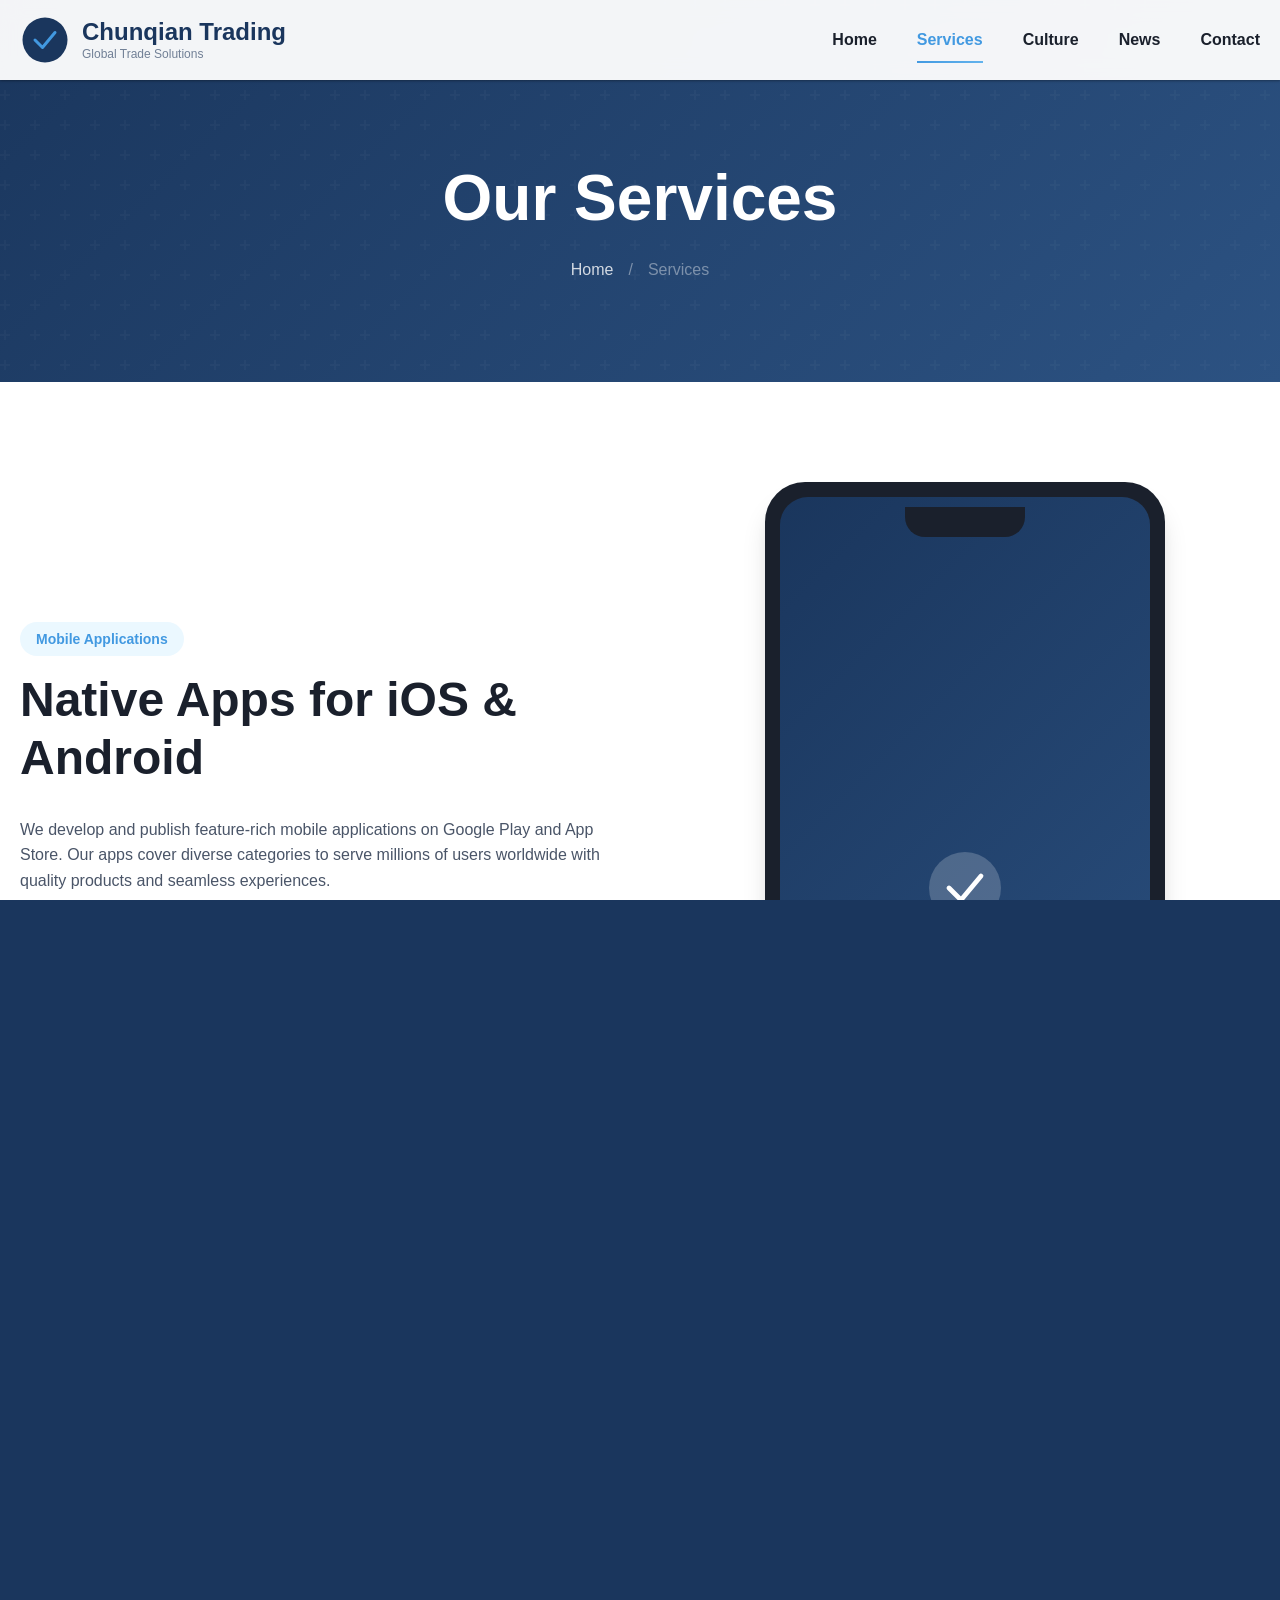
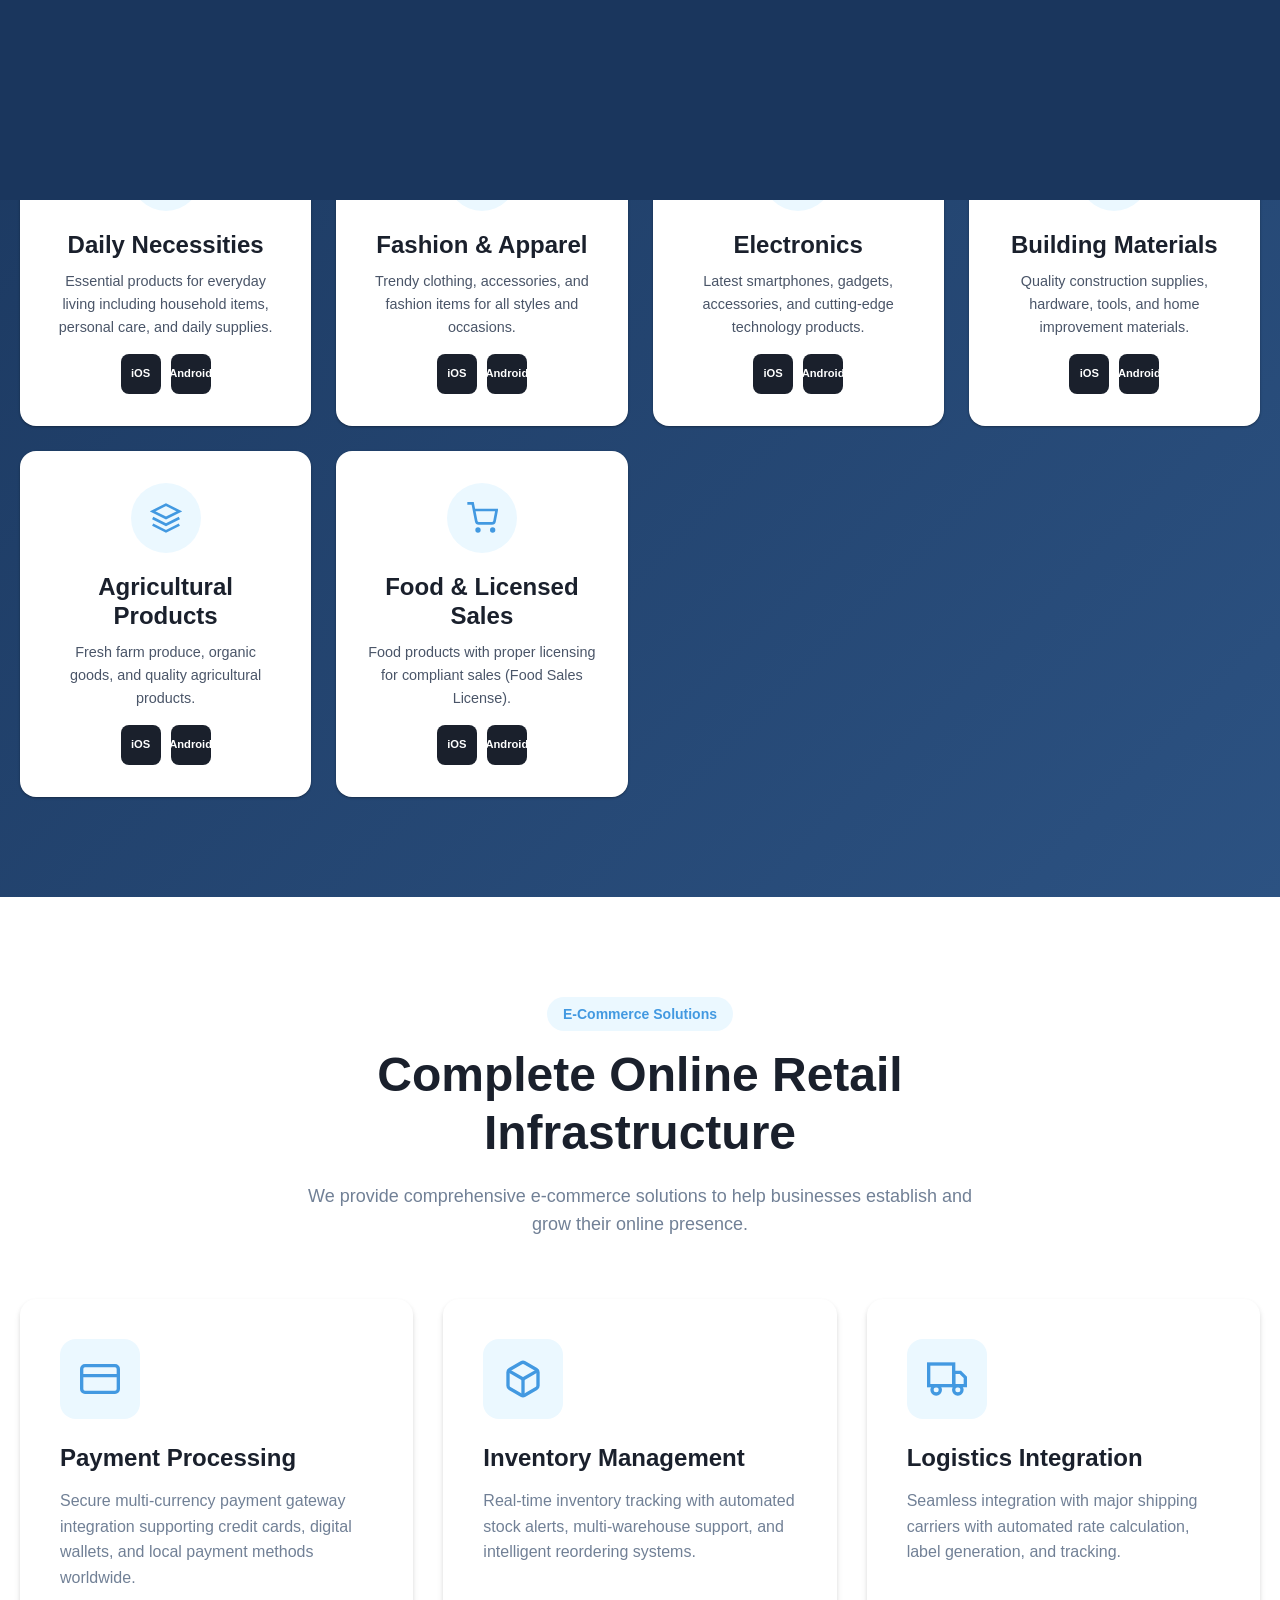
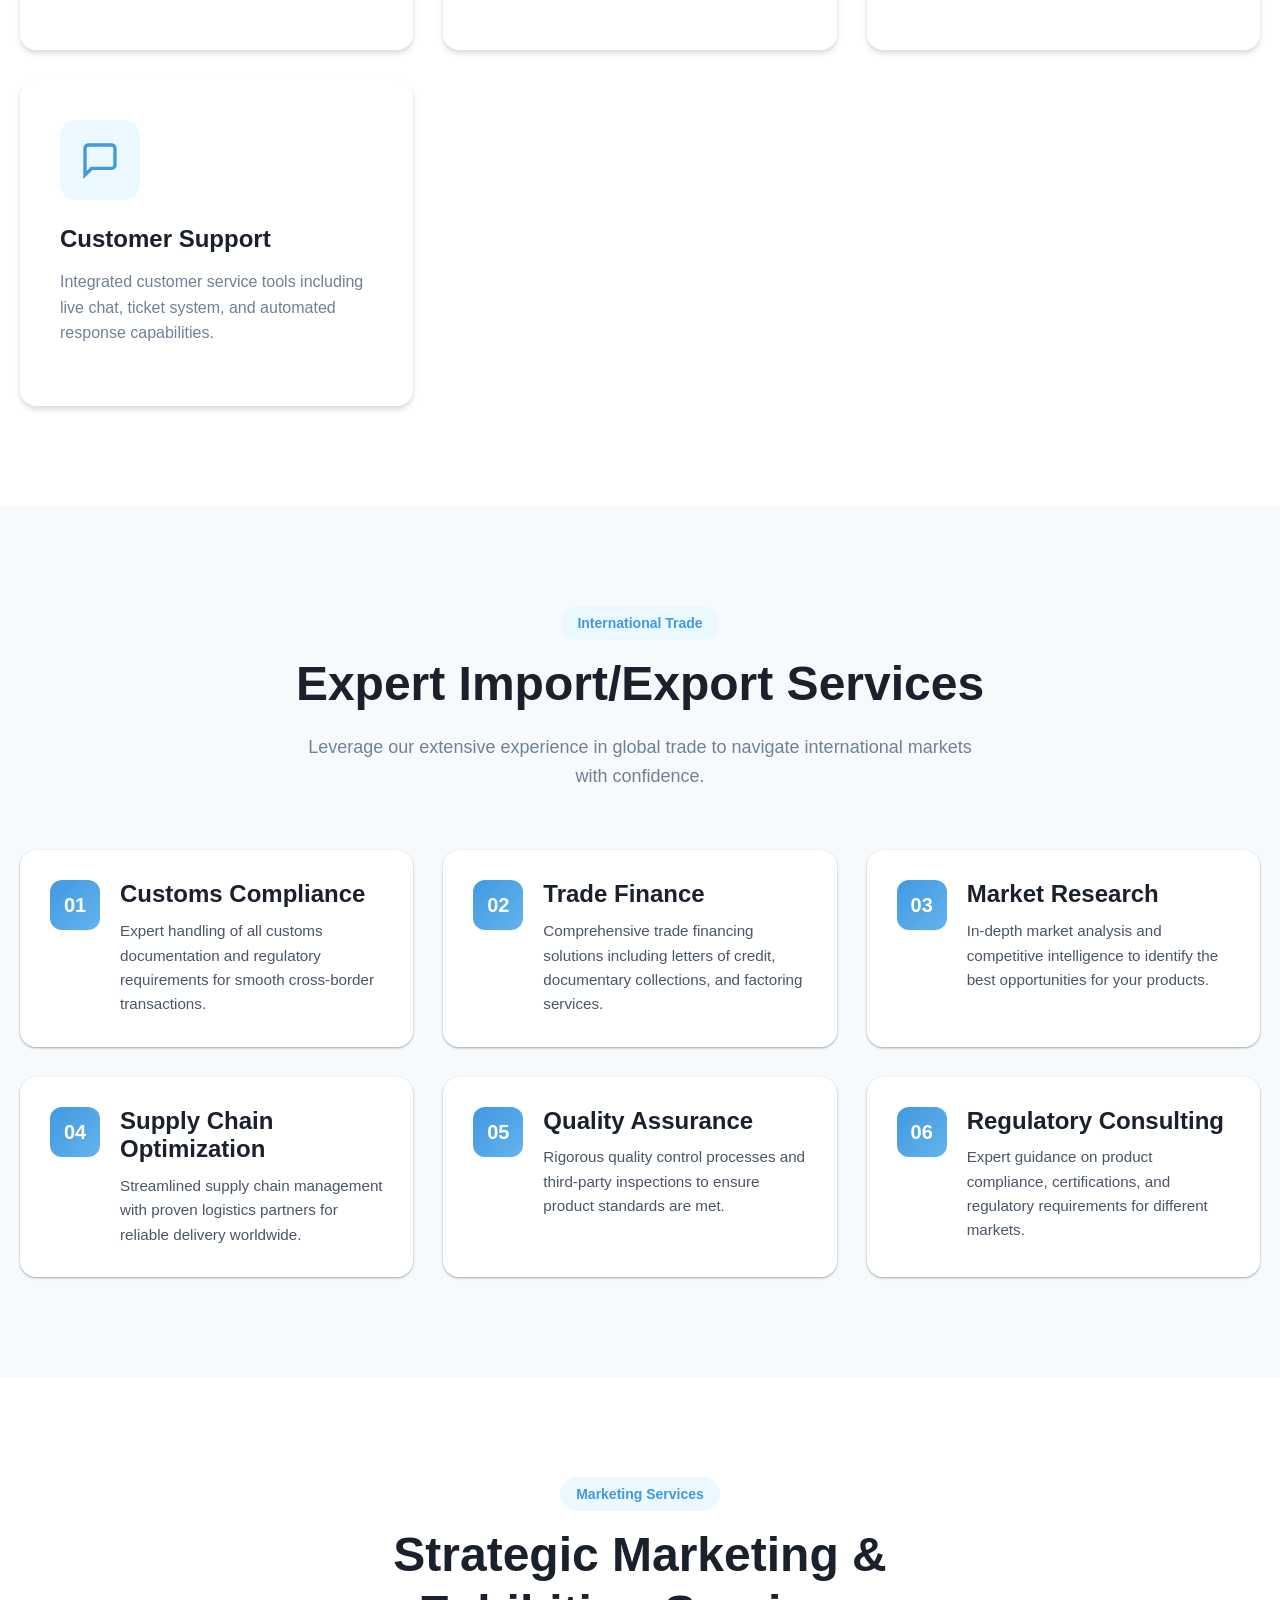
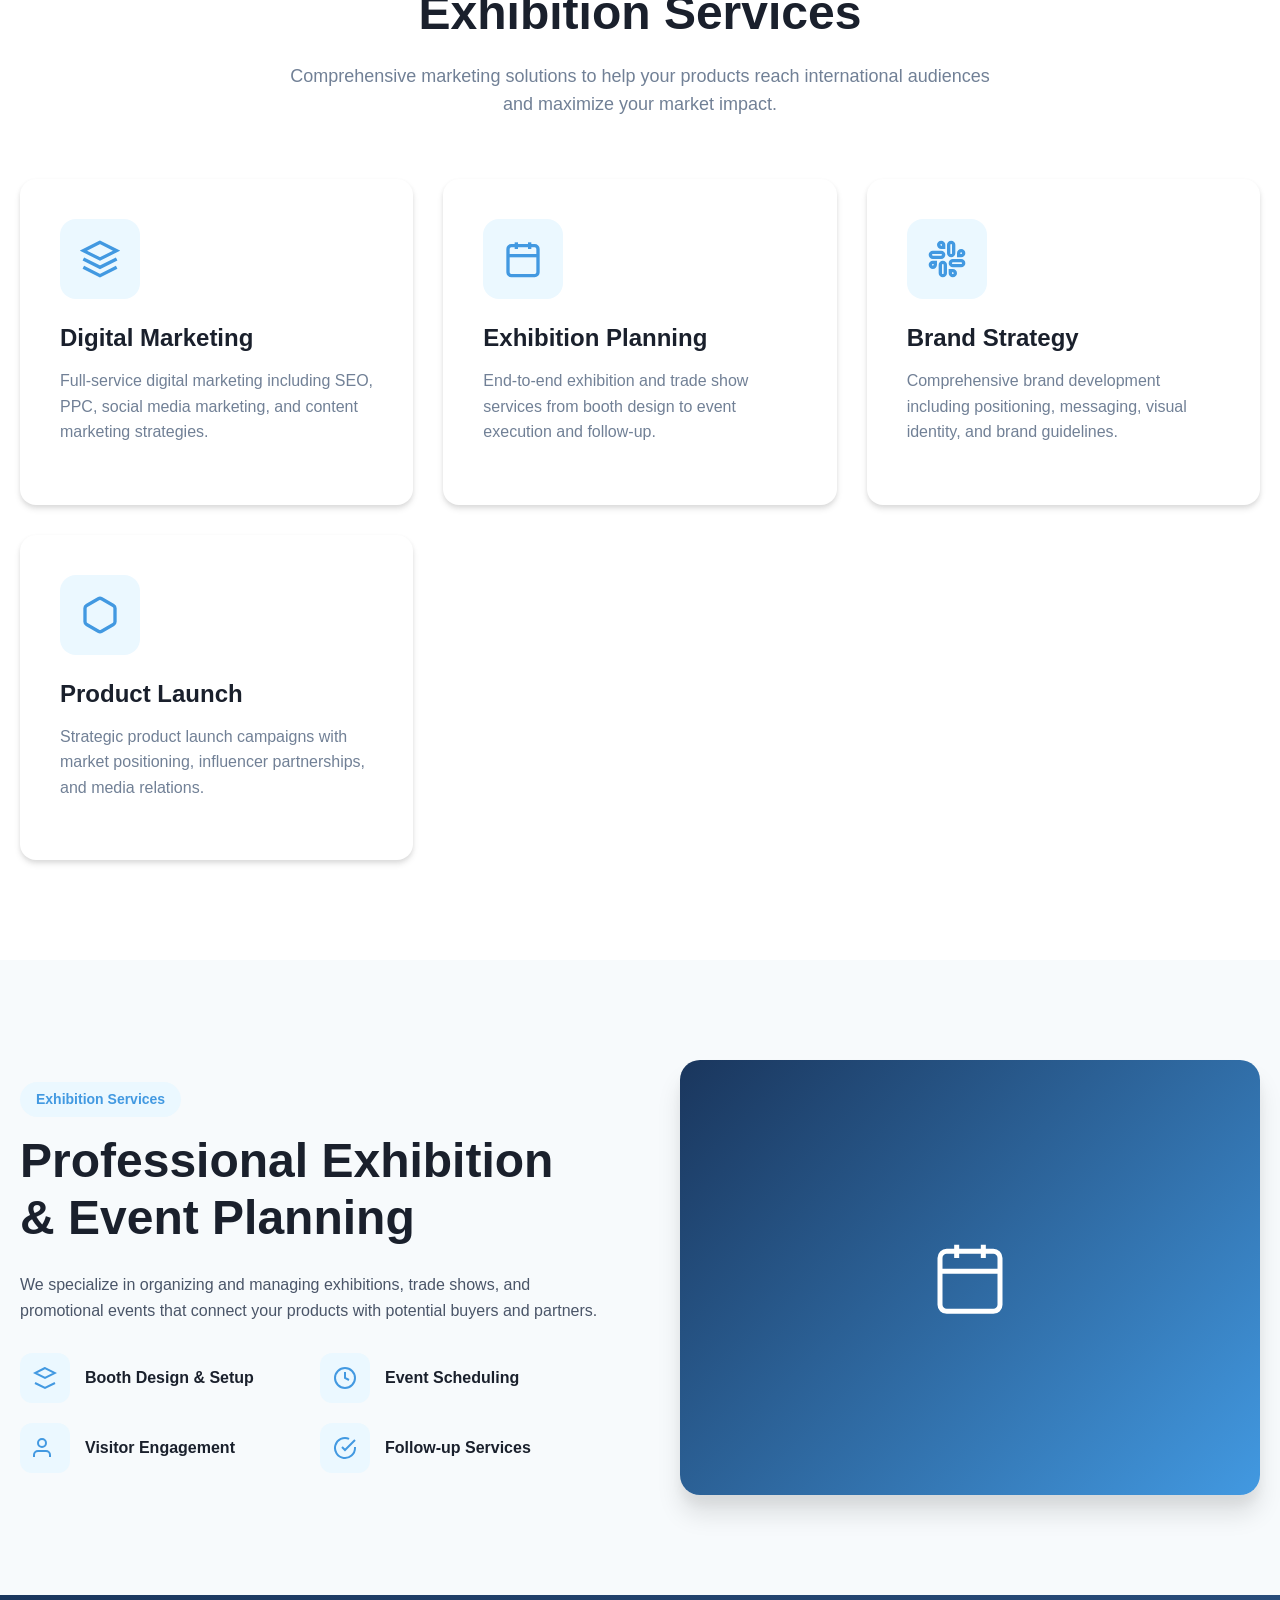
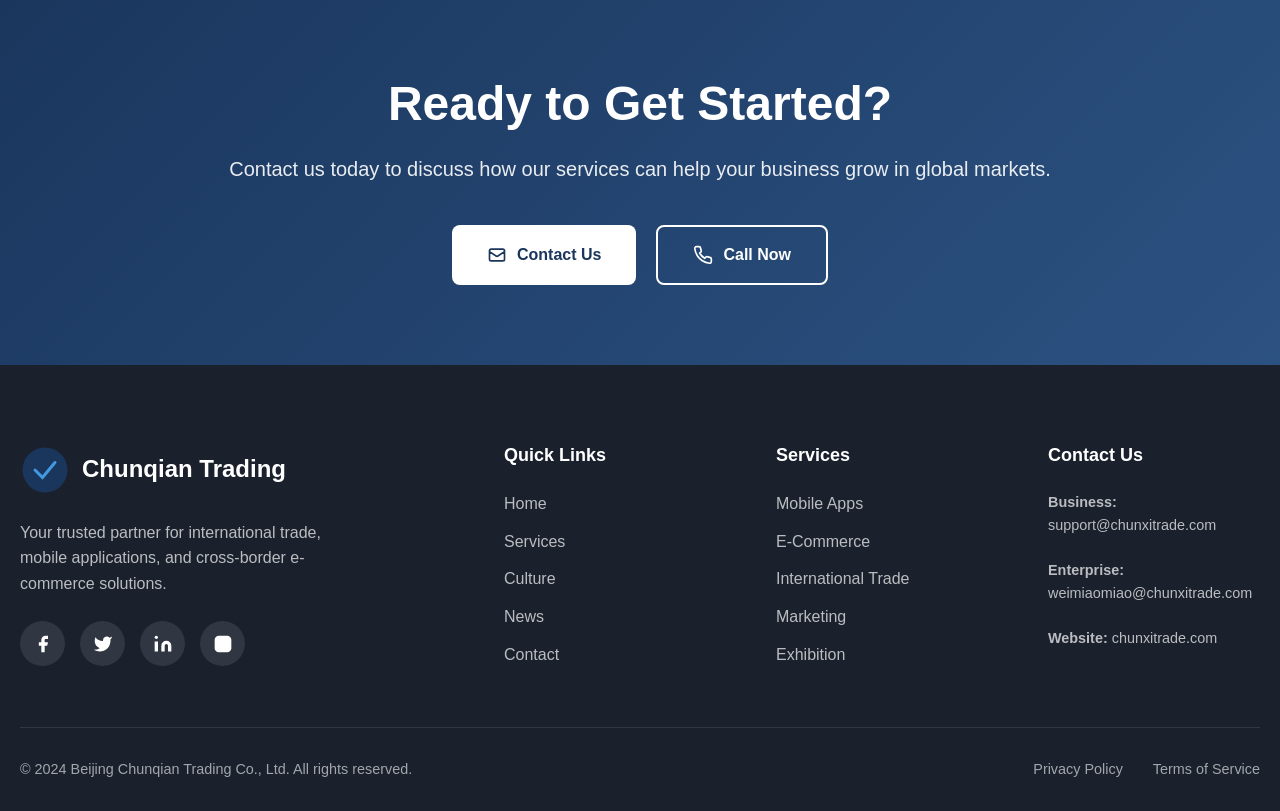
<file: services.html>
<!DOCTYPE html>
<html lang="en">
<head>
    <meta charset="UTF-8">
    <meta name="viewport" content="width=device-width, initial-scale=1.0">
    <meta name="description" content="Beijing Chunqian Trading Co., Ltd - Comprehensive business services including mobile app development, international trade, e-commerce solutions, and marketing services.">
    <meta name="keywords" content="mobile apps development, international trade services, e-commerce solutions, marketing services, exhibition planning, cross-border trade, Beijing trading company">
    <meta name="author" content="Beijing Chunqian Trading Co., Ltd">
    <meta name="robots" content="index, follow">
    
    <!-- Open Graph -->
    <meta property="og:title" content="Services - Beijing Chunqian Trading Co., Ltd">
    <meta property="og:description" content="Comprehensive business services including mobile apps, international trade, e-commerce, and marketing solutions.">
    <meta property="og:type" content="website">
    <meta property="og:url" content="https://chunxitrade.com/services.html">
    
    <!-- Canonical URL -->
    <link rel="canonical" href="https://chunxitrade.com/services.html">
    
    <title>Business Services - Beijing Chunqian Trading Co., Ltd</title>
    
    <!-- Favicon -->
    <link rel="icon" type="image/svg+xml" href="data:image/svg+xml,%3Csvg xmlns='http://www.w3.org/2000/svg' viewBox='0 0 100 100'%3E%3Ccircle cx='50' cy='50' r='45' fill='%231a365d'/%3E%3Ctext x='50' y='65' font-size='40' font-weight='bold' fill='white' text-anchor='middle'%3ECQ%3C/text%3E%3C/svg%3E">
    
    <!-- Fonts -->
    <link rel="preconnect" href="https://fonts.googleapis.com">
    <link rel="preconnect" href="https://fonts.gstatic.com" crossorigin>
    <link href="https://fonts.googleapis.com/css2?family=Inter:wght@300;400;500;600;700;800&display=swap" rel="stylesheet">
    
    <!-- Styles -->
    <link rel="stylesheet" href="css/style.css">
</head>
<body>
    <!-- Loading Screen -->
    <div class="loading-screen">
        <div class="loader"></div>
    </div>

    <!-- Page Transition -->
    <div class="page-transition"></div>

    <!-- Header -->
    <header class="header">
        <div class="container">
            <div class="header-inner">
                <a href="index.html" class="logo">
                    <svg viewBox="0 0 100 100" fill="none" xmlns="http://www.w3.org/2000/svg">
                        <circle cx="50" cy="50" r="45" fill="#1a365d"/>
                        <path d="M30 50 L45 65 L70 35" stroke="#4299e1" stroke-width="6" stroke-linecap="round" stroke-linejoin="round"/>
                    </svg>
                    <div class="logo-text">
                        Chunqian Trading
                        <span>Global Trade Solutions</span>
                    </div>
                </a>
                
                <nav class="nav-menu">
                    <a href="index.html" class="nav-link">Home</a>
                    <a href="services.html" class="nav-link active">Services</a>
                    <a href="culture.html" class="nav-link">Culture</a>
                    <a href="news.html" class="nav-link">News</a>
                    <a href="contact.html" class="nav-link">Contact</a>
                </nav>
                
                <button class="nav-toggle" aria-label="Toggle navigation">
                    <span></span>
                    <span></span>
                    <span></span>
                </button>
            </div>
        </div>
    </header>

    <!-- Page Header -->
    <section class="page-header">
        <div class="container">
            <h1 class="page-title">Our Services</h1>
            <div class="page-breadcrumb">
                <a href="index.html">Home</a>
                <span>/</span>
                <span>Services</span>
            </div>
        </div>
    </section>

    <!-- Mobile Apps Section -->
    <section class="section" id="mobile-apps">
        <div class="container">
            <div class="app-showcase">
                <div class="app-content animate-on-scroll fade-left">
                    <span class="section-badge">Mobile Applications</span>
                    <h2>Native Apps for iOS & Android</h2>
                    <p>We develop and publish feature-rich mobile applications on Google Play and App Store. Our apps cover diverse categories to serve millions of users worldwide with quality products and seamless experiences.</p>
                    
                    <div class="app-features">
                        <div class="app-feature">
                            <div class="app-feature-icon">
                                <svg viewBox="0 0 24 24" fill="none" stroke="currentColor" stroke-width="2">
                                    <rect x="5" y="2" width="14" height="20" rx="2" ry="2"/>
                                    <line x1="12" y1="18" x2="12.01" y2="18"/>
                                </svg>
                            </div>
                            <div class="app-feature-content">
                                <h4>Native Development</h4>
                                <p>Built specifically for each platform using latest technologies</p>
                            </div>
                        </div>
                        
                        <div class="app-feature">
                            <div class="app-feature-icon">
                                <svg viewBox="0 0 24 24" fill="none" stroke="currentColor" stroke-width="2">
                                    <path d="M12 22s8-4 8-10V5l-8-3-8 3v7c0 6 8 10 8 10z"/>
                                </svg>
                            </div>
                            <div class="app-feature-content">
                                <h4>Secure & Reliable</h4>
                                <p>Enterprise-grade security with encrypted data transmission</p>
                            </div>
                        </div>
                        
                        <div class="app-feature">
                            <div class="app-feature-icon">
                                <svg viewBox="0 0 24 24" fill="none" stroke="currentColor" stroke-width="2">
                                    <polyline points="23 6 13.5 15.5 8.5 10.5 1 18"/>
                                    <polyline points="17 6 23 6 23 12"/>
                                </svg>
                            </div>
                            <div class="app-feature-content">
                                <h4>Regular Updates</h4>
                                <p>Continuous improvements and feature enhancements</p>
                            </div>
                        </div>
                    </div>
                </div>
                
                <div class="app-preview animate-on-scroll fade-right">
                    <div class="phone-mockup">
                        <div class="phone-frame">
                            <div class="phone-screen">
                                <div class="phone-screen-content">
                                    <svg width="80" height="80" viewBox="0 0 100 100" fill="none">
                                        <circle cx="50" cy="50" r="45" fill="rgba(255,255,255,0.2)"/>
                                        <path d="M30 50 L45 65 L70 35" stroke="white" stroke-width="6" stroke-linecap="round"/>
                                    </svg>
                                </div>
                            </div>
                        </div>
                        <div class="phone-notch"></div>
                    </div>
                </div>
            </div>
        </div>
    </section>

    <!-- App Categories Detail -->
    <section class="section section-gradient" id="app-categories">
        <div class="container">
            <div class="section-header animate-on-scroll">
                <span class="section-badge">App Portfolio</span>
                <h2 class="section-title">Our Mobile App Categories</h2>
                <p class="section-description">Discover our diverse range of mobile applications available on major platforms.</p>
            </div>
            
            <div class="app-categories">
                <div class="app-category-card animate-on-scroll delay-1">
                    <div class="app-category-icon">
                        <svg viewBox="0 0 24 24" fill="none" stroke="currentColor" stroke-width="2">
                            <path d="M6 2L3 6v14a2 2 0 0 0 2 2h14a2 2 0 0 0 2-2V6l-3-4z"/>
                            <line x1="3" y1="6" x2="21" y2="6"/>
                            <path d="M16 10a4 4 0 0 1-8 0"/>
                        </svg>
                    </div>
                    <h4>Daily Necessities</h4>
                    <p>Essential products for everyday living including household items, personal care, and daily supplies.</p>
                    <div class="app-store-badges">
                        <div class="store-badge">iOS</div>
                        <div class="store-badge">Android</div>
                    </div>
                </div>
                
                <div class="app-category-card animate-on-scroll delay-2">
                    <div class="app-category-icon">
                        <svg viewBox="0 0 24 24" fill="none" stroke="currentColor" stroke-width="2">
                            <path d="M20.38 3.46L16 2a4 4 0 0 1-8 0L3.62 3.46a2 2 0 0 0-1.34 2.23l.58 3.47a1 1 0 0 0 .99.84H6v10c0 1.1.9 2 2 2h8a2 2 0 0 0 2-2V10h2.15a1 1 0 0 0 .99-.84l.58-3.47a2 2 0 0 0-1.34-2.23z"/>
                        </svg>
                    </div>
                    <h4>Fashion & Apparel</h4>
                    <p>Trendy clothing, accessories, and fashion items for all styles and occasions.</p>
                    <div class="app-store-badges">
                        <div class="store-badge">iOS</div>
                        <div class="store-badge">Android</div>
                    </div>
                </div>
                
                <div class="app-category-card animate-on-scroll delay-3">
                    <div class="app-category-icon">
                        <svg viewBox="0 0 24 24" fill="none" stroke="currentColor" stroke-width="2">
                            <rect x="4" y="4" width="16" height="16" rx="2" ry="2"/>
                            <rect x="9" y="9" width="6" height="6"/>
                            <line x1="9" y1="1" x2="9" y2="4"/>
                            <line x1="15" y1="1" x2="15" y2="4"/>
                        </svg>
                    </div>
                    <h4>Electronics</h4>
                    <p>Latest smartphones, gadgets, accessories, and cutting-edge technology products.</p>
                    <div class="app-store-badges">
                        <div class="store-badge">iOS</div>
                        <div class="store-badge">Android</div>
                    </div>
                </div>
                
                <div class="app-category-card animate-on-scroll delay-4">
                    <div class="app-category-icon">
                        <svg viewBox="0 0 24 24" fill="none" stroke="currentColor" stroke-width="2">
                            <path d="M2 20h20"/>
                            <path d="M5 20V8.2a2 2 0 0 1 .9-1.7L12 2l6.1 4.5a2 2 0 0 1 .9 1.7V20"/>
                            <path d="M8 10h8"/>
                            <path d="M8 14h8"/>
                        </svg>
                    </div>
                    <h4>Building Materials</h4>
                    <p>Quality construction supplies, hardware, tools, and home improvement materials.</p>
                    <div class="app-store-badges">
                        <div class="store-badge">iOS</div>
                        <div class="store-badge">Android</div>
                    </div>
                </div>
                
                <div class="app-category-card animate-on-scroll delay-5">
                    <div class="app-category-icon">
                        <svg viewBox="0 0 24 24" fill="none" stroke="currentColor" stroke-width="2">
                            <path d="M12 2L2 7l10 5 10-5-10-5z"/>
                            <path d="M2 17l10 5 10-5"/>
                            <path d="M2 12l10 5 10-5"/>
                        </svg>
                    </div>
                    <h4>Agricultural Products</h4>
                    <p>Fresh farm produce, organic goods, and quality agricultural products.</p>
                    <div class="app-store-badges">
                        <div class="store-badge">iOS</div>
                        <div class="store-badge">Android</div>
                    </div>
                </div>
                
                <div class="app-category-card animate-on-scroll delay-6">
                    <div class="app-category-icon">
                        <svg viewBox="0 0 24 24" fill="none" stroke="currentColor" stroke-width="2">
                            <circle cx="9" cy="21" r="1"/>
                            <circle cx="20" cy="21" r="1"/>
                            <path d="M1 1h4l2.68 13.39a2 2 0 0 0 2 1.61h9.72a2 2 0 0 0 2-1.61L23 6H6"/>
                        </svg>
                    </div>
                    <h4>Food & Licensed Sales</h4>
                    <p>Food products with proper licensing for compliant sales (Food Sales License).</p>
                    <div class="app-store-badges">
                        <div class="store-badge">iOS</div>
                        <div class="store-badge">Android</div>
                    </div>
                </div>
            </div>
        </div>
    </section>

    <!-- E-Commerce Section -->
    <section class="section" id="ecommerce">
        <div class="container">
            <div class="section-header animate-on-scroll">
                <span class="section-badge">E-Commerce Solutions</span>
                <h2 class="section-title">Complete Online Retail Infrastructure</h2>
                <p class="section-description">We provide comprehensive e-commerce solutions to help businesses establish and grow their online presence.</p>
            </div>
            
            <div class="services-grid">
                <div class="card animate-on-scroll delay-1">
                    <div class="card-icon">
                        <svg viewBox="0 0 24 24" fill="none" stroke="currentColor" stroke-width="2">
                            <rect x="1" y="4" width="22" height="16" rx="2" ry="2"/>
                            <line x1="1" y1="10" x2="23" y2="10"/>
                        </svg>
                    </div>
                    <h3 class="card-title">Payment Processing</h3>
                    <p class="card-text">Secure multi-currency payment gateway integration supporting credit cards, digital wallets, and local payment methods worldwide.</p>
                </div>
                
                <div class="card animate-on-scroll delay-2">
                    <div class="card-icon">
                        <svg viewBox="0 0 24 24" fill="none" stroke="currentColor" stroke-width="2">
                            <path d="M21 16V8a2 2 0 0 0-1-1.73l-7-4a2 2 0 0 0-2 0l-7 4A2 2 0 0 0 3 8v8a2 2 0 0 0 1 1.73l7 4a2 2 0 0 0 2 0l7-4A2 2 0 0 0 21 16z"/>
                            <polyline points="3.27 6.96 12 12.01 20.73 6.96"/>
                            <line x1="12" y1="22.08" x2="12" y2="12"/>
                        </svg>
                    </div>
                    <h3 class="card-title">Inventory Management</h3>
                    <p class="card-text">Real-time inventory tracking with automated stock alerts, multi-warehouse support, and intelligent reordering systems.</p>
                </div>
                
                <div class="card animate-on-scroll delay-3">
                    <div class="card-icon">
                        <svg viewBox="0 0 24 24" fill="none" stroke="currentColor" stroke-width="2">
                            <rect x="1" y="3" width="15" height="13"/>
                            <polygon points="16 8 20 8 23 11 23 16 16 16 16 8"/>
                            <circle cx="5.5" cy="18.5" r="2.5"/>
                            <circle cx="18.5" cy="18.5" r="2.5"/>
                        </svg>
                    </div>
                    <h3 class="card-title">Logistics Integration</h3>
                    <p class="card-text">Seamless integration with major shipping carriers with automated rate calculation, label generation, and tracking.</p>
                </div>
                
                <div class="card animate-on-scroll delay-4">
                    <div class="card-icon">
                        <svg viewBox="0 0 24 24" fill="none" stroke="currentColor" stroke-width="2">
                            <path d="M21 15a2 2 0 0 1-2 2H7l-4 4V5a2 2 0 0 1 2-2h14a2 2 0 0 1 2 2z"/>
                        </svg>
                    </div>
                    <h3 class="card-title">Customer Support</h3>
                    <p class="card-text">Integrated customer service tools including live chat, ticket system, and automated response capabilities.</p>
                </div>
            </div>
        </div>
    </section>

    <!-- International Trade Section -->
    <section class="section section-dark" id="trade">
        <div class="container">
            <div class="section-header animate-on-scroll">
                <span class="section-badge">International Trade</span>
                <h2 class="section-title">Expert Import/Export Services</h2>
                <p class="section-description">Leverage our extensive experience in global trade to navigate international markets with confidence.</p>
            </div>
            
            <div class="features-list">
                <div class="feature-item animate-on-scroll delay-1">
                    <div class="feature-number">01</div>
                    <div class="feature-content">
                        <h4>Customs Compliance</h4>
                        <p>Expert handling of all customs documentation and regulatory requirements for smooth cross-border transactions.</p>
                    </div>
                </div>
                
                <div class="feature-item animate-on-scroll delay-2">
                    <div class="feature-number">02</div>
                    <div class="feature-content">
                        <h4>Trade Finance</h4>
                        <p>Comprehensive trade financing solutions including letters of credit, documentary collections, and factoring services.</p>
                    </div>
                </div>
                
                <div class="feature-item animate-on-scroll delay-3">
                    <div class="feature-number">03</div>
                    <div class="feature-content">
                        <h4>Market Research</h4>
                        <p>In-depth market analysis and competitive intelligence to identify the best opportunities for your products.</p>
                    </div>
                </div>
                
                <div class="feature-item animate-on-scroll delay-4">
                    <div class="feature-number">04</div>
                    <div class="feature-content">
                        <h4>Supply Chain Optimization</h4>
                        <p>Streamlined supply chain management with proven logistics partners for reliable delivery worldwide.</p>
                    </div>
                </div>
                
                <div class="feature-item animate-on-scroll delay-5">
                    <div class="feature-number">05</div>
                    <div class="feature-content">
                        <h4>Quality Assurance</h4>
                        <p>Rigorous quality control processes and third-party inspections to ensure product standards are met.</p>
                    </div>
                </div>
                
                <div class="feature-item animate-on-scroll delay-6">
                    <div class="feature-number">06</div>
                    <div class="feature-content">
                        <h4>Regulatory Consulting</h4>
                        <p>Expert guidance on product compliance, certifications, and regulatory requirements for different markets.</p>
                    </div>
                </div>
            </div>
        </div>
    </section>

    <!-- Marketing Section -->
    <section class="section" id="marketing">
        <div class="container">
            <div class="section-header animate-on-scroll">
                <span class="section-badge">Marketing Services</span>
                <h2 class="section-title">Strategic Marketing & Exhibition Services</h2>
                <p class="section-description">Comprehensive marketing solutions to help your products reach international audiences and maximize your market impact.</p>
            </div>
            
            <div class="services-grid">
                <div class="card animate-on-scroll delay-1">
                    <div class="card-icon">
                        <svg viewBox="0 0 24 24" fill="none" stroke="currentColor" stroke-width="2">
                            <polygon points="12 2 2 7 12 12 22 7 12 2"/>
                            <polyline points="2 17 12 22 22 17"/>
                            <polyline points="2 12 12 17 22 12"/>
                        </svg>
                    </div>
                    <h3 class="card-title">Digital Marketing</h3>
                    <p class="card-text">Full-service digital marketing including SEO, PPC, social media marketing, and content marketing strategies.</p>
                </div>
                
                <div class="card animate-on-scroll delay-2">
                    <div class="card-icon">
                        <svg viewBox="0 0 24 24" fill="none" stroke="currentColor" stroke-width="2">
                            <rect x="3" y="4" width="18" height="18" rx="2" ry="2"/>
                            <line x1="16" y1="2" x2="16" y2="6"/>
                            <line x1="8" y1="2" x2="8" y2="6"/>
                            <line x1="3" y1="10" x2="21" y2="10"/>
                        </svg>
                    </div>
                    <h3 class="card-title">Exhibition Planning</h3>
                    <p class="card-text">End-to-end exhibition and trade show services from booth design to event execution and follow-up.</p>
                </div>
                
                <div class="card animate-on-scroll delay-3">
                    <div class="card-icon">
                        <svg viewBox="0 0 24 24" fill="none" stroke="currentColor" stroke-width="2">
                            <path d="M14.5 10c-.83 0-1.5-.67-1.5-1.5v-5c0-.83.67-1.5 1.5-1.5s1.5.67 1.5 1.5v5c0 .83-.67 1.5-1.5 1.5z"/>
                            <path d="M20.5 10H19V8.5c0-.83.67-1.5 1.5-1.5s1.5.67 1.5 1.5-.67 1.5-1.5 1.5z"/>
                            <path d="M9.5 14c.83 0 1.5.67 1.5 1.5v5c0 .83-.67 1.5-1.5 1.5S8 21.33 8 20.5v-5c0-.83.67-1.5 1.5-1.5z"/>
                            <path d="M3.5 14H5v1.5c0 .83-.67 1.5-1.5 1.5S2 16.33 2 15.5 2.67 14 3.5 14z"/>
                            <path d="M14 14.5c0-.83.67-1.5 1.5-1.5h5c.83 0 1.5.67 1.5 1.5s-.67 1.5-1.5 1.5h-5c-.83 0-1.5-.67-1.5-1.5z"/>
                            <path d="M15.5 19H14v1.5c0 .83.67 1.5 1.5 1.5s1.5-.67 1.5-1.5-.67-1.5-1.5-1.5z"/>
                            <path d="M10 9.5C10 8.67 9.33 8 8.5 8h-5C2.67 8 2 8.67 2 9.5S2.67 11 3.5 11h5c.83 0 1.5-.67 1.5-1.5z"/>
                            <path d="M8.5 5H10V3.5C10 2.67 9.33 2 8.5 2S7 2.67 7 3.5 7.67 5 8.5 5z"/>
                        </svg>
                    </div>
                    <h3 class="card-title">Brand Strategy</h3>
                    <p class="card-text">Comprehensive brand development including positioning, messaging, visual identity, and brand guidelines.</p>
                </div>
                
                <div class="card animate-on-scroll delay-4">
                    <div class="card-icon">
                        <svg viewBox="0 0 24 24" fill="none" stroke="currentColor" stroke-width="2">
                            <path d="M21 16V8a2 2 0 0 0-1-1.73l-7-4a2 2 0 0 0-2 0l-7 4A2 2 0 0 0 3 8v8a2 2 0 0 0 1 1.73l7 4a2 2 0 0 0 2 0l7-4A2 2 0 0 0 21 16z"/>
                        </svg>
                    </div>
                    <h3 class="card-title">Product Launch</h3>
                    <p class="card-text">Strategic product launch campaigns with market positioning, influencer partnerships, and media relations.</p>
                </div>
            </div>
        </div>
    </section>

    <!-- Exhibition Services Section -->
    <section class="section section-dark" id="exhibition">
        <div class="container">
            <div class="about-grid">
                <div class="about-content animate-on-scroll fade-left">
                    <span class="section-badge">Exhibition Services</span>
                    <h2>Professional Exhibition & Event Planning</h2>
                    <p>We specialize in organizing and managing exhibitions, trade shows, and promotional events that connect your products with potential buyers and partners.</p>
                    
                    <div class="about-features">
                        <div class="about-feature">
                            <div class="about-feature-icon">
                                <svg viewBox="0 0 24 24" fill="none" stroke="currentColor" stroke-width="2">
                                    <path d="M12 2L2 7l10 5 10-5-10-5z"/>
                                    <path d="M2 17l10 5 10-5"/>
                                </svg>
                            </div>
                            <span>Booth Design & Setup</span>
                        </div>
                        
                        <div class="about-feature">
                            <div class="about-feature-icon">
                                <svg viewBox="0 0 24 24" fill="none" stroke="currentColor" stroke-width="2">
                                    <circle cx="12" cy="12" r="10"/>
                                    <path d="M12 6v6l4 2"/>
                                </svg>
                            </div>
                            <span>Event Scheduling</span>
                        </div>
                        
                        <div class="about-feature">
                            <div class="about-feature-icon">
                                <svg viewBox="0 0 24 24" fill="none" stroke="currentColor" stroke-width="2">
                                    <path d="M17 21v-2a4 4 0 0 0-4-4H5a4 4 0 0 0-4 4v2"/>
                                    <circle cx="9" cy="7" r="4"/>
                                </svg>
                            </div>
                            <span>Visitor Engagement</span>
                        </div>
                        
                        <div class="about-feature">
                            <div class="about-feature-icon">
                                <svg viewBox="0 0 24 24" fill="none" stroke="currentColor" stroke-width="2">
                                    <path d="M22 11.08V12a10 10 0 1 1-5.93-9.14"/>
                                    <polyline points="22 4 12 14.01 9 11.01"/>
                                </svg>
                            </div>
                            <span>Follow-up Services</span>
                        </div>
                    </div>
                </div>
                
                <div class="about-image animate-on-scroll fade-right">
                    <div class="about-image-main">
                        <div class="about-image-placeholder">
                            <svg width="80" height="80" viewBox="0 0 24 24" fill="none" stroke="currentColor" stroke-width="1.5">
                                <rect x="3" y="4" width="18" height="18" rx="2"/>
                                <line x1="16" y1="2" x2="16" y2="6"/>
                                <line x1="8" y1="2" x2="8" y2="6"/>
                                <line x1="3" y1="10" x2="21" y2="10"/>
                            </svg>
                        </div>
                    </div>
                </div>
            </div>
        </div>
    </section>

    <!-- CTA Section -->
    <section class="cta-section">
        <div class="container">
            <div class="cta-content animate-on-scroll">
                <h2>Ready to Get Started?</h2>
                <p>Contact us today to discuss how our services can help your business grow in global markets.</p>
                <div class="cta-buttons">
                    <a href="contact.html" class="btn btn-primary">
                        <svg viewBox="0 0 24 24" fill="none" stroke="currentColor" stroke-width="2">
                            <path d="M3 8l7.89 5.26a2 2 0 002.22 0L21 8M5 19h14a2 2 0 002-2V7a2 2 0 00-2-2H5a2 2 0 00-2 2v10a2 2 0 002 2z"/>
                        </svg>
                        Contact Us
                    </a>
                    <a href="tel:+8612345678900" class="btn btn-secondary">
                        <svg viewBox="0 0 24 24" fill="none" stroke="currentColor" stroke-width="2">
                            <path d="M22 16.92v3a2 2 0 0 1-2.18 2 19.79 19.79 0 0 1-8.63-3.07 19.5 19.5 0 0 1-6-6 19.79 19.79 0 0 1-3.07-8.67A2 2 0 0 1 4.11 2h3a2 2 0 0 1 2 1.72 12.84 12.84 0 0 0 .7 2.81 2 2 0 0 1-.45 2.11L8.09 9.91a16 16 0 0 0 6 6l1.27-1.27a2 2 0 0 1 2.11-.45 12.84 12.84 0 0 0 2.81.7A2 2 0 0 1 22 16.92z"/>
                        </svg>
                        Call Now
                    </a>
                </div>
            </div>
        </div>
    </section>

    <!-- Footer -->
    <footer class="footer">
        <div class="container">
            <div class="footer-grid">
                <div class="footer-brand">
                    <div class="footer-logo">
                        <svg viewBox="0 0 100 100" fill="none" xmlns="http://www.w3.org/2000/svg">
                            <circle cx="50" cy="50" r="45" fill="#1a365d"/>
                            <path d="M30 50 L45 65 L70 35" stroke="#4299e1" stroke-width="6" stroke-linecap="round"/>
                        </svg>
                        <span>Chunqian Trading</span>
                    </div>
                    <p>Your trusted partner for international trade, mobile applications, and cross-border e-commerce solutions.</p>
                    <div class="footer-social">
                        <a href="#" aria-label="Facebook">
                            <svg viewBox="0 0 24 24" fill="currentColor">
                                <path d="M18 2h-3a5 5 0 0 0-5 5v3H7v4h3v8h4v-8h3l1-4h-4V7a1 1 0 0 1 1-1h3z"/>
                            </svg>
                        </a>
                        <a href="#" aria-label="Twitter">
                            <svg viewBox="0 0 24 24" fill="currentColor">
                                <path d="M23 3a10.9 10.9 0 0 1-3.14 1.53 4.48 4.48 0 0 0-7.86 3v1A10.66 10.66 0 0 1 3 4s-4 9 5 13a11.64 11.64 0 0 1-7 2c9 5 20 0 20-11.5a4.5 4.5 0 0 0-.08-.83A7.72 7.72 0 0 0 23 3z"/>
                            </svg>
                        </a>
                        <a href="#" aria-label="LinkedIn">
                            <svg viewBox="0 0 24 24" fill="currentColor">
                                <path d="M16 8a6 6 0 0 1 6 6v7h-4v-7a2 2 0 0 0-2-2 2 2 0 0 0-2 2v7h-4v-7a6 6 0 0 1 6-6z"/>
                                <rect x="2" y="9" width="4" height="12"/>
                                <circle cx="4" cy="4" r="2"/>
                            </svg>
                        </a>
                        <a href="#" aria-label="Instagram">
                            <svg viewBox="0 0 24 24" fill="currentColor">
                                <rect x="2" y="2" width="20" height="20" rx="5" ry="5"/>
                                <path d="M16 11.37A4 4 0 1 1 12.63 8 4 4 0 0 1 16 11.37z"/>
                                <line x1="17.5" y1="6.5" x2="17.51" y2="6.5"/>
                            </svg>
                        </a>
                    </div>
                </div>
                
                <div class="footer-column">
                    <h4>Quick Links</h4>
                    <div class="footer-links">
                        <a href="index.html">Home</a>
                        <a href="services.html">Services</a>
                        <a href="culture.html">Culture</a>
                        <a href="news.html">News</a>
                        <a href="contact.html">Contact</a>
                    </div>
                </div>
                
                <div class="footer-column">
                    <h4>Services</h4>
                    <div class="footer-links">
                        <a href="services.html#mobile-apps">Mobile Apps</a>
                        <a href="services.html#ecommerce">E-Commerce</a>
                        <a href="services.html#trade">International Trade</a>
                        <a href="services.html#marketing">Marketing</a>
                        <a href="services.html#exhibition">Exhibition</a>
                    </div>
                </div>
                
                <div class="footer-column">
                    <h4>Contact Us</h4>
                    <div class="footer-links">
                        <p style="color: rgba(255,255,255,0.7); font-size: 0.9rem; margin-bottom: 10px;">
                            <strong>Business:</strong> support@chunxitrade.com
                        </p>
                        <p style="color: rgba(255,255,255,0.7); font-size: 0.9rem; margin-bottom: 10px;">
                            <strong>Enterprise:</strong> weimiaomiao@chunxitrade.com
                        </p>
                        <p style="color: rgba(255,255,255,0.7); font-size: 0.9rem; margin-bottom: 10px;">
                            <strong>Website:</strong> chunxitrade.com
                        </p>
                    </div>
                </div>
            </div>
            
            <div class="footer-bottom">
                <p>&copy; 2024 Beijing Chunqian Trading Co., Ltd. All rights reserved.</p>
                <div class="footer-legal">
                    <a href="privacy.html">Privacy Policy</a>
                    <a href="terms.html">Terms of Service</a>
                </div>
            </div>
        </div>
    </footer>

    <!-- Back to Top Button -->
    <button class="back-to-top" aria-label="Back to top">
        <svg viewBox="0 0 24 24" fill="none" stroke="currentColor" stroke-width="2">
            <path d="M18 15l-6-6-6 6"/>
        </svg>
    </button>

    <!-- Scripts -->
    <script src="js/main.js"></script>
</body>
</html>
</file>
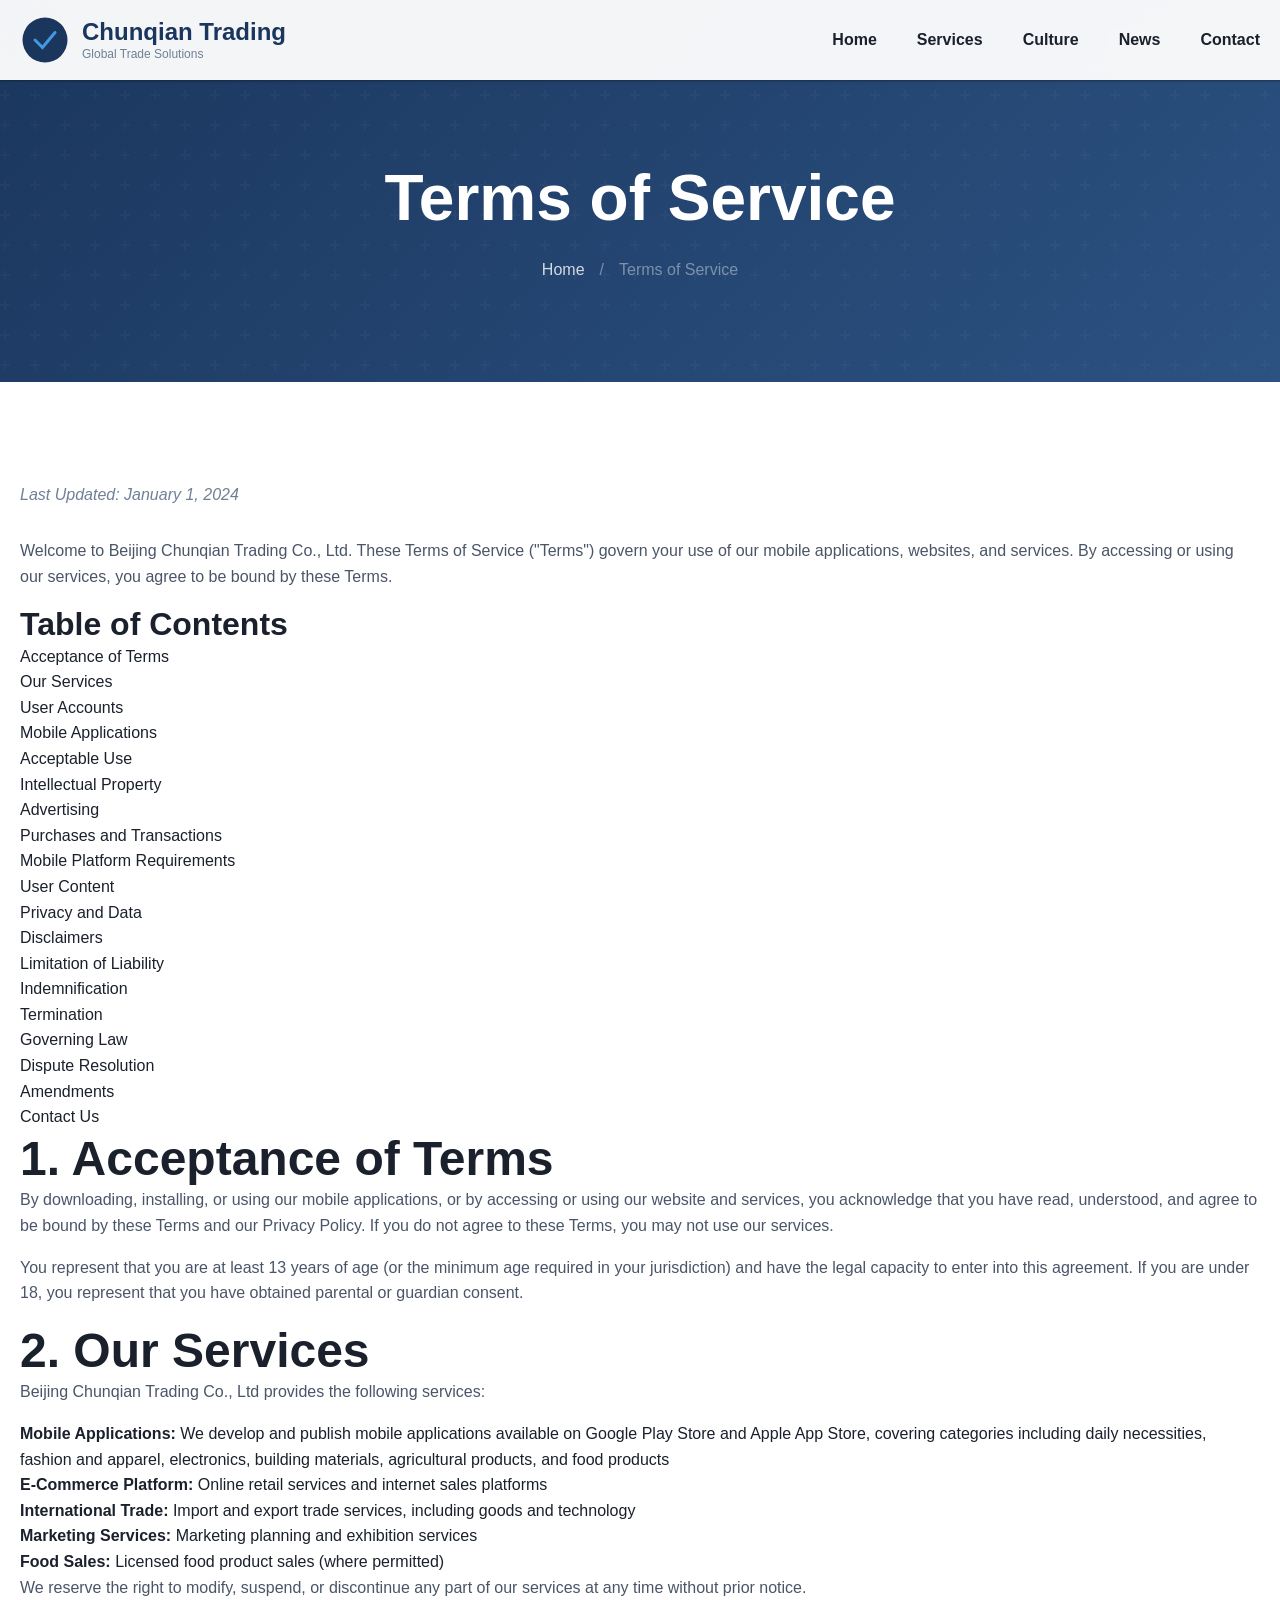
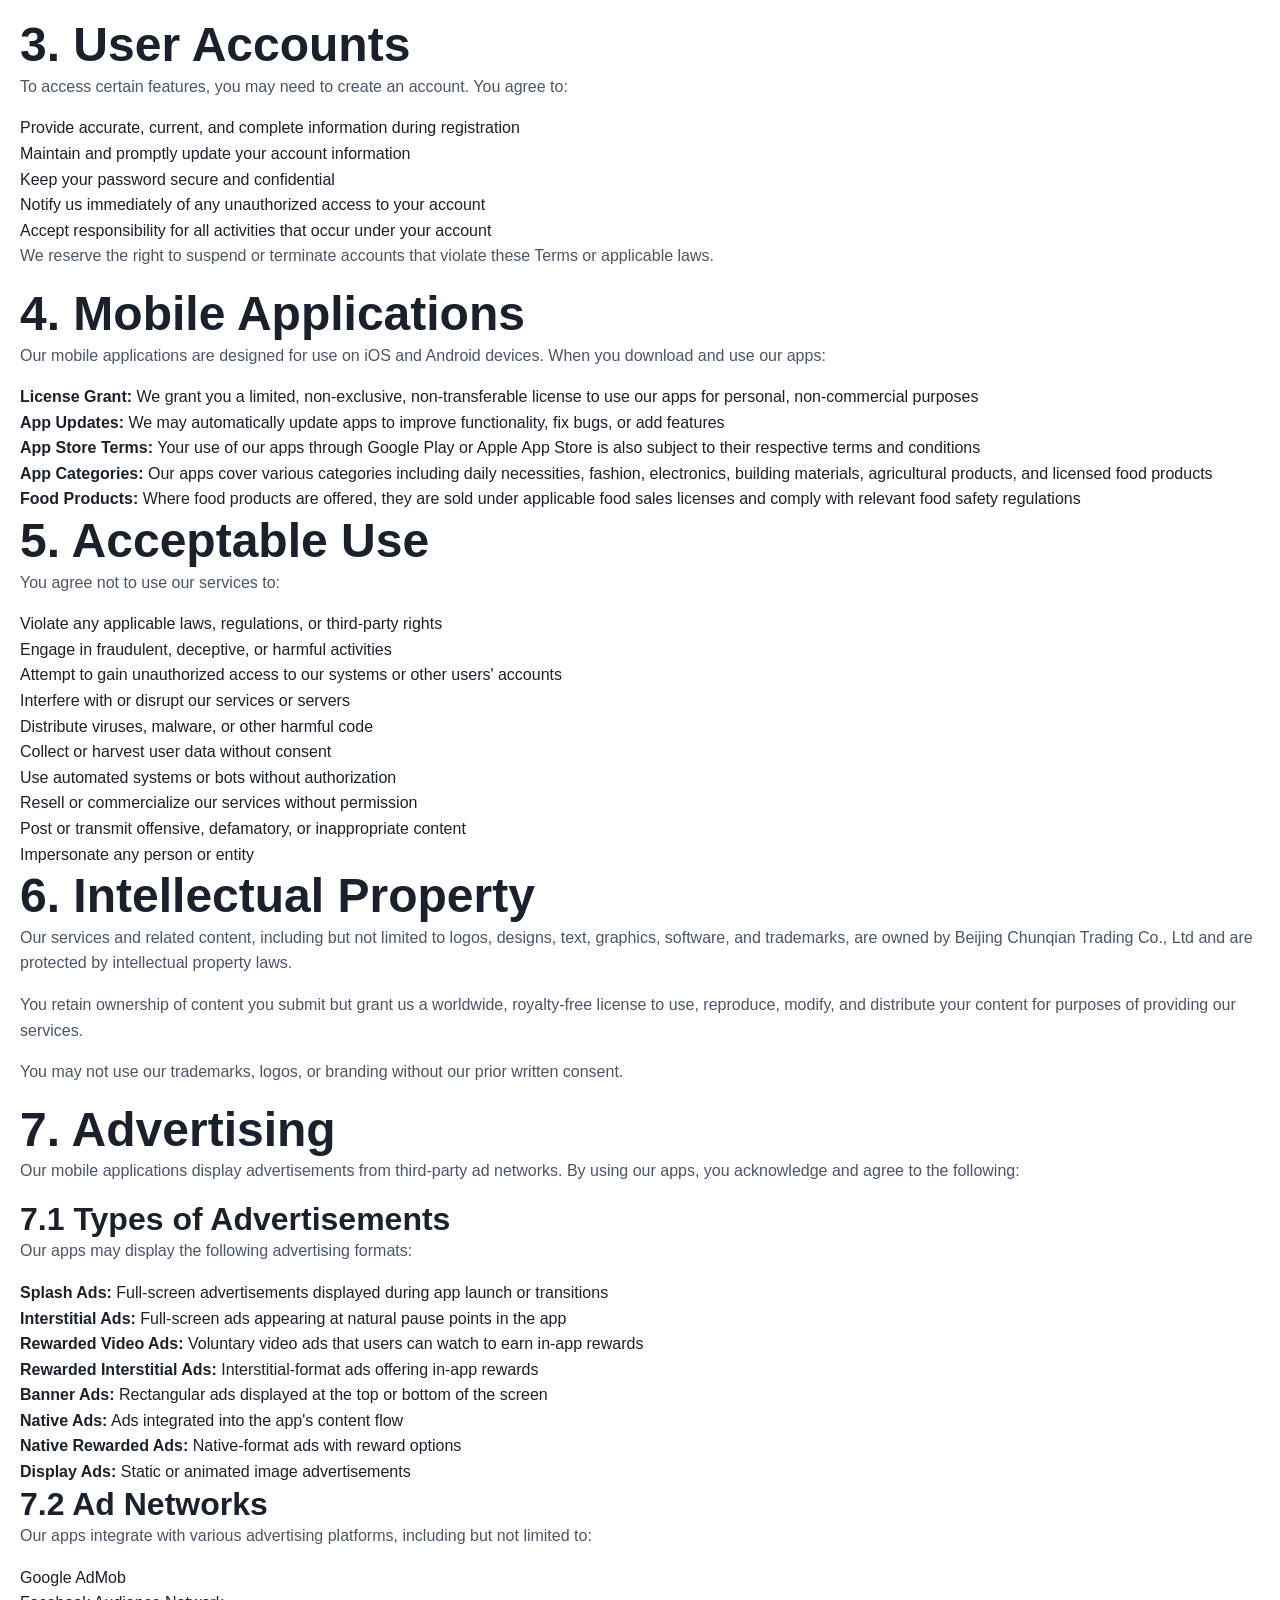
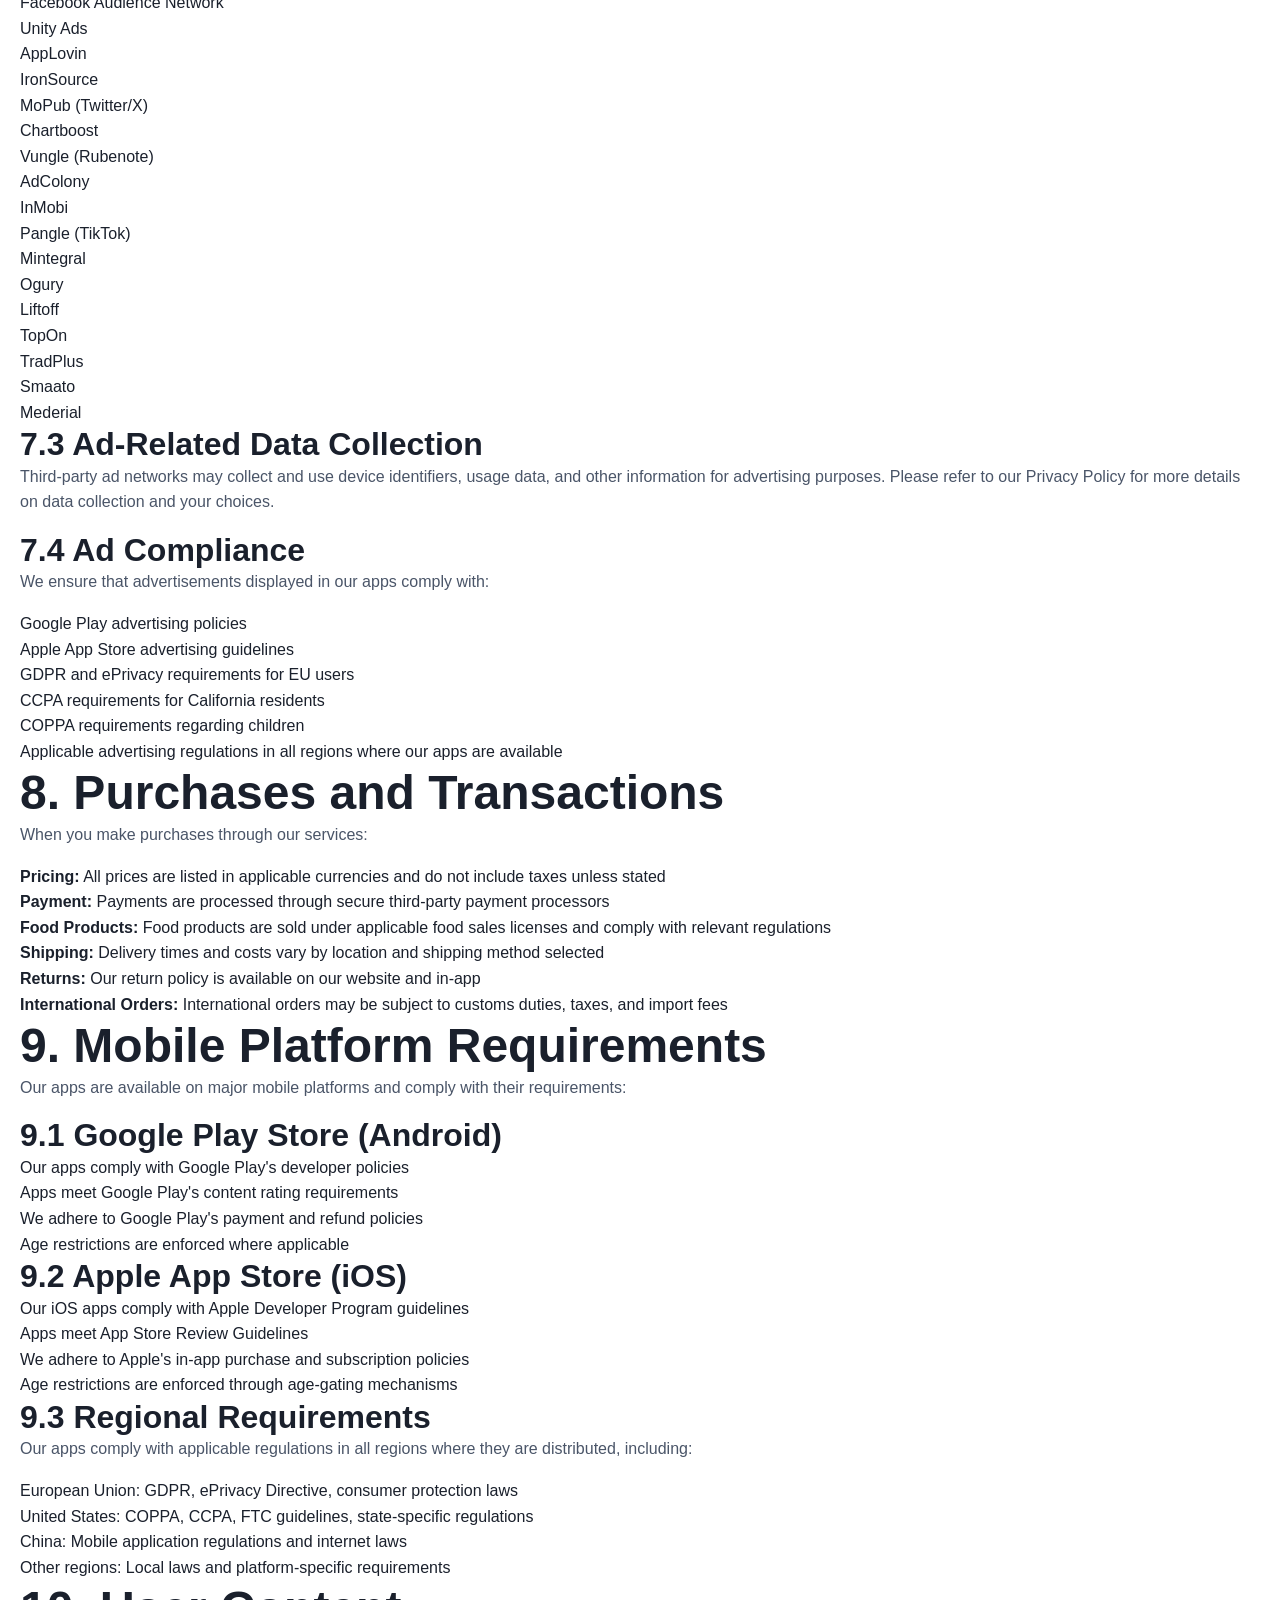
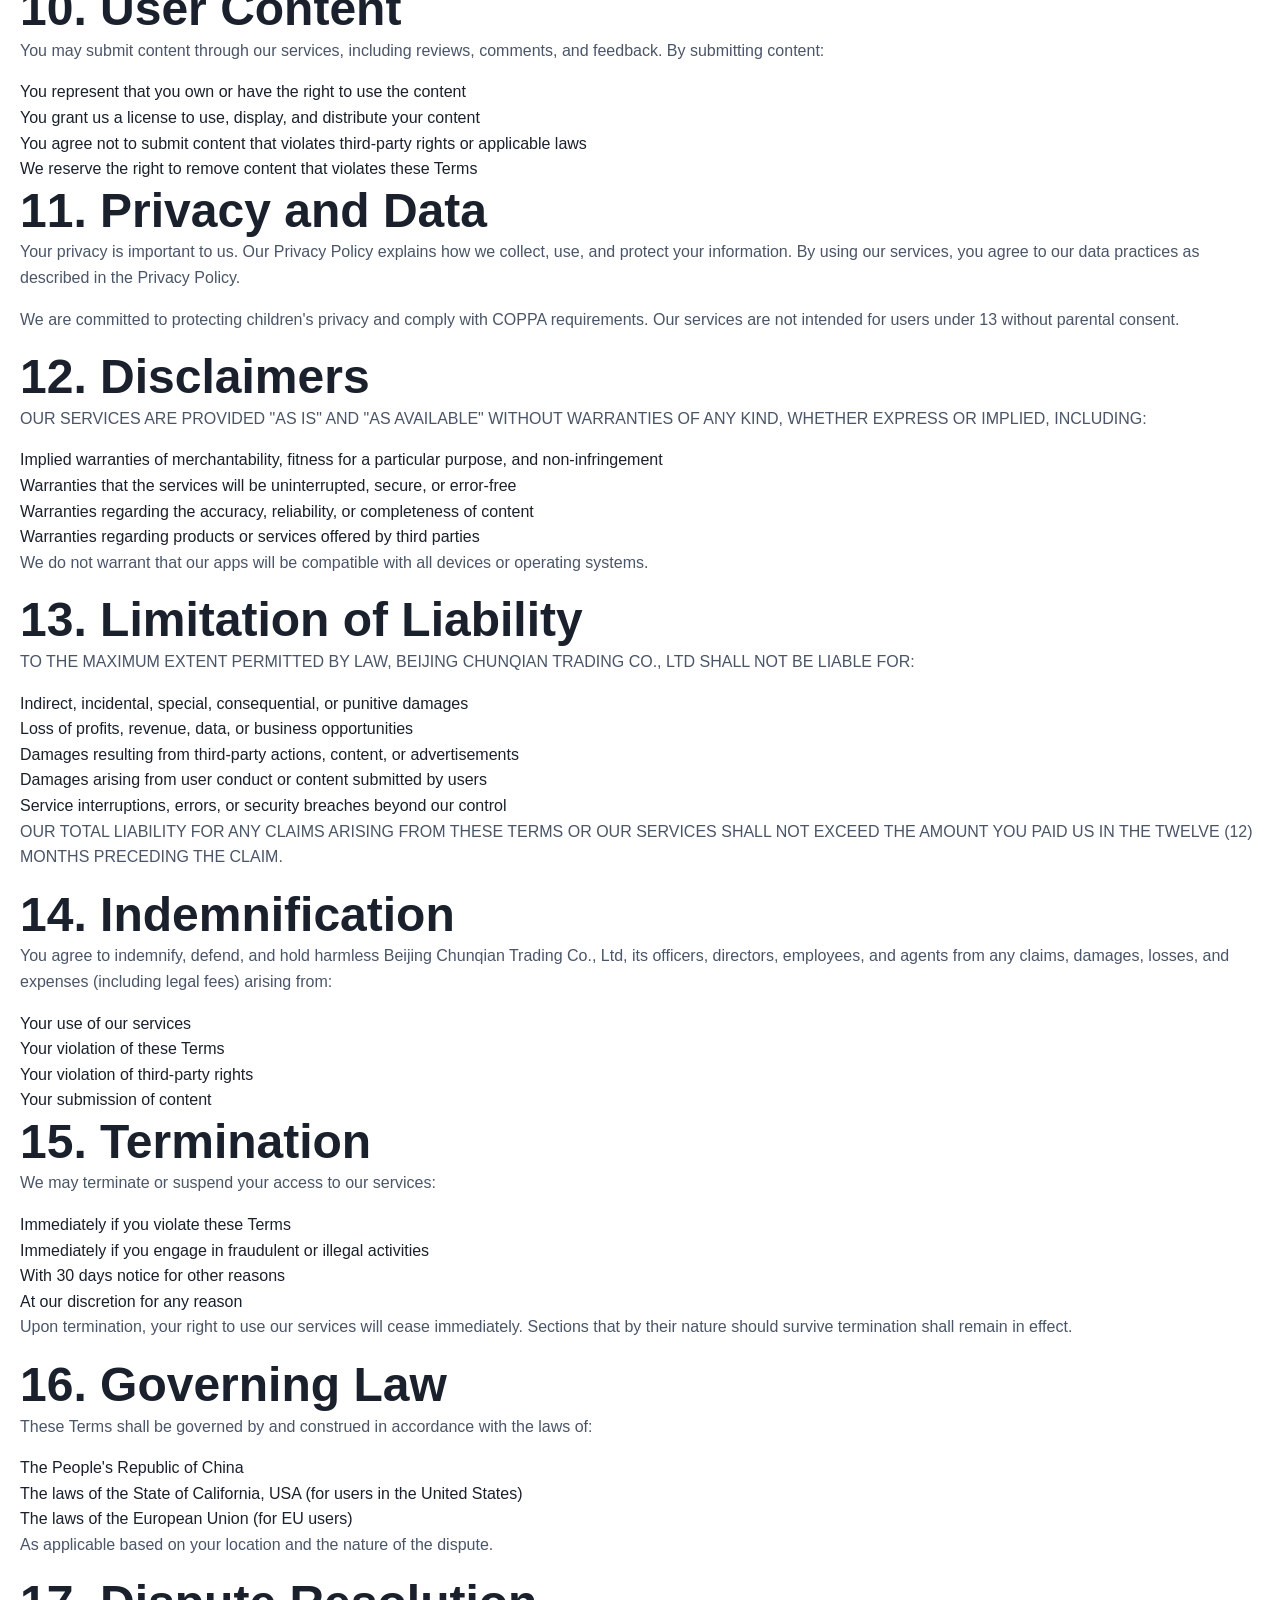
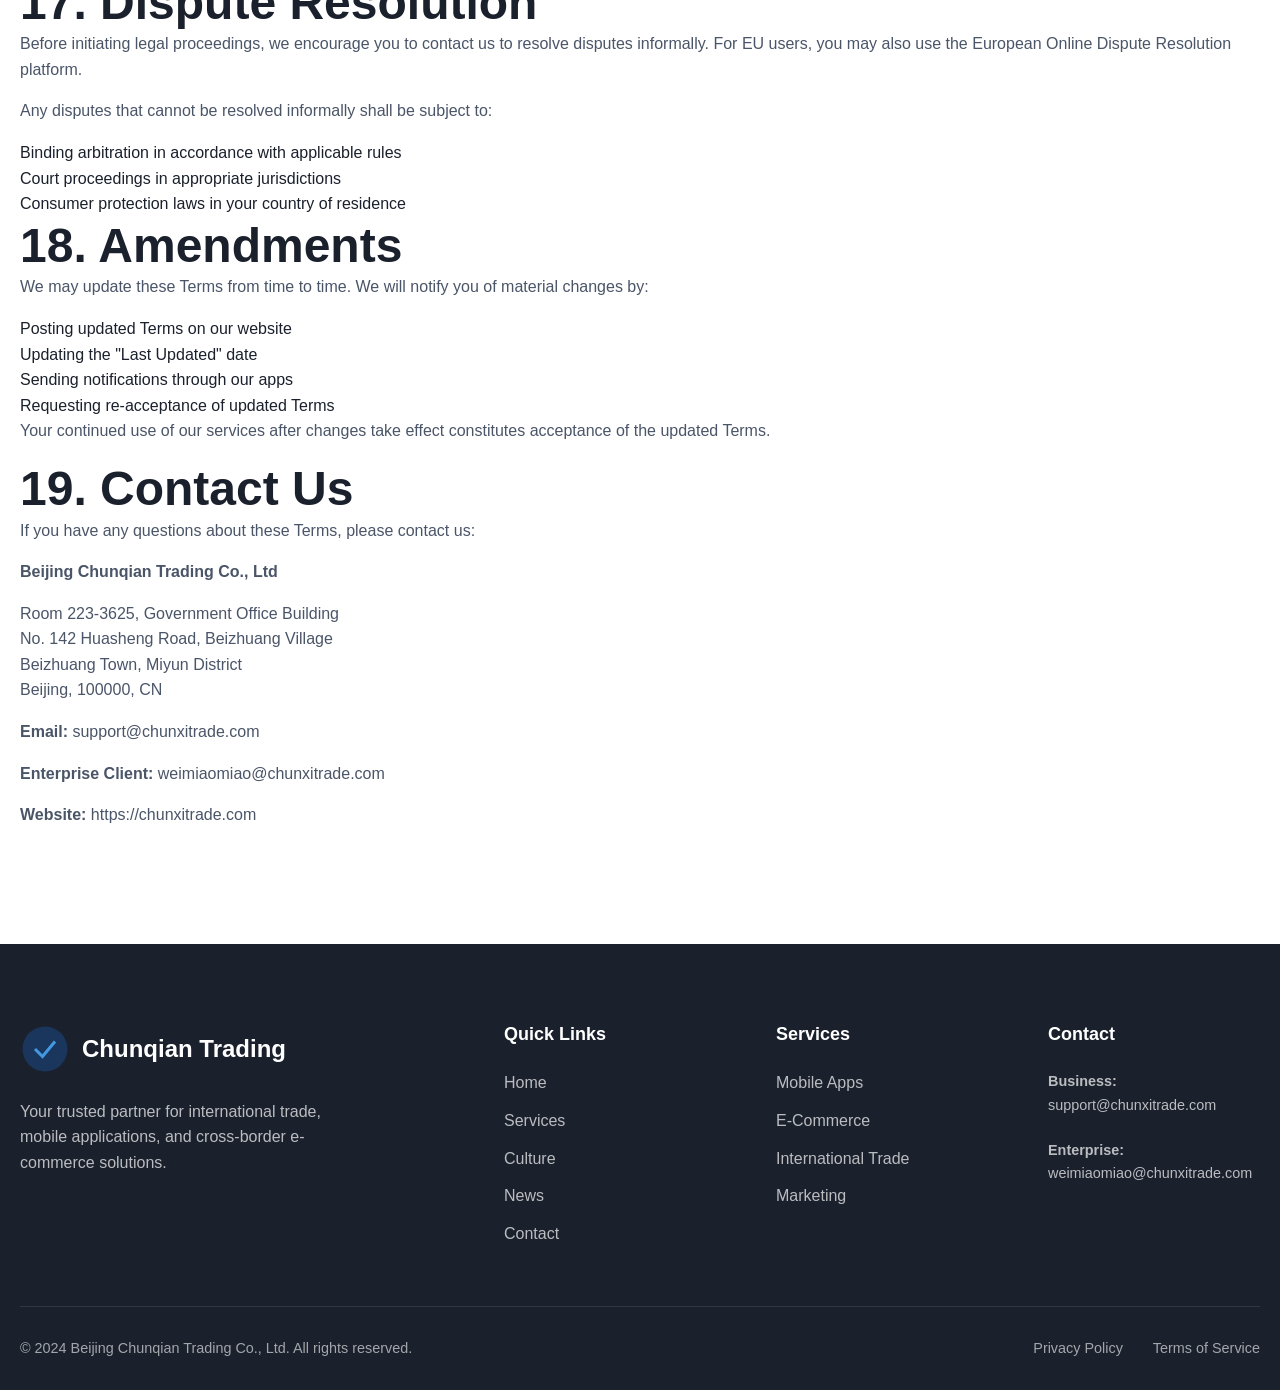
<file: terms.html>
<!DOCTYPE html>
<html lang="en">
<head>
    <meta charset="UTF-8">
    <meta name="viewport" content="width=device-width, initial-scale=1.0">
    <meta name="description" content="Beijing Chunqian Trading Co., Ltd Terms of Service - Read our terms and conditions governing the use of our mobile apps and services.">
    <meta name="keywords" content="terms of service, terms and conditions, user agreement, mobile app terms, service agreement">
    <meta name="robots" content="noindex, nofollow">
    <link rel="canonical" href="https://chunxitrade.com/terms.html">
    <title>Terms of Service - Beijing Chunqian Trading Co., Ltd</title>
    <link rel="icon" type="image/svg+xml" href="data:image/svg+xml,%3Csvg xmlns='http://www.w3.org/2000/svg' viewBox='0 0 100 100'%3E%3Ccircle cx='50' cy='50' r='45' fill='%231a365d'/%3E%3Ctext x='50' y='65' font-size='40' font-weight='bold' fill='white' text-anchor='middle'%3ECQ%3C/text%3E%3C/svg%3E">
    <link rel="preconnect" href="https://fonts.googleapis.com">
    <link rel="preconnect" href="https://fonts.gstatic.com" crossorigin>
    <link href="https://fonts.googleapis.com/css2?family=Inter:wght@300;400;500;600;700;800&display=swap" rel="stylesheet">
    <link rel="stylesheet" href="css/style.css">
</head>
<body>
    <div class="loading-screen"><div class="loader"></div></div>

    <header class="header header-static">
        <div class="container">
            <div class="header-inner">
                <a href="index.html" class="logo">
                    <svg viewBox="0 0 100 100" fill="none"><circle cx="50" cy="50" r="45" fill="#1a365d"/><path d="M30 50 L45 65 L70 35" stroke="#4299e1" stroke-width="6" stroke-linecap="round"/></svg>
                    <div class="logo-text">Chunqian Trading<span>Global Trade Solutions</span></div>
                </a>
                <nav class="nav-menu">
                    <a href="index.html" class="nav-link">Home</a>
                    <a href="services.html" class="nav-link">Services</a>
                    <a href="culture.html" class="nav-link">Culture</a>
                    <a href="news.html" class="nav-link">News</a>
                    <a href="contact.html" class="nav-link">Contact</a>
                </nav>
                <button class="nav-toggle" aria-label="Toggle navigation"><span></span><span></span><span></span></button>
            </div>
        </div>
    </header>

    <section class="page-header">
        <div class="container">
            <h1 class="page-title">Terms of Service</h1>
            <div class="page-breadcrumb">
                <a href="index.html">Home</a><span>/</span><span>Terms of Service</span>
            </div>
        </div>
    </section>

    <section class="section">
        <div class="container">
            <div class="legal-content animate-on-scroll">
                <p class="last-updated">Last Updated: January 1, 2024</p>
                
                <p>Welcome to Beijing Chunqian Trading Co., Ltd. These Terms of Service ("Terms") govern your use of our mobile applications, websites, and services. By accessing or using our services, you agree to be bound by these Terms.</p>
                
                <div class="toc">
                    <h3>Table of Contents</h3>
                    <ol>
                        <li><a href="#acceptance">Acceptance of Terms</a></li>
                        <li><a href="#services">Our Services</a></li>
                        <li><a href="#accounts">User Accounts</a></li>
                        <li><a href="#mobile-apps">Mobile Applications</a></li>
                        <li><a href="#acceptable-use">Acceptable Use</a></li>
                        <li><a href="#intellectual-property">Intellectual Property</a></li>
                        <li><a href="#advertising">Advertising</a></li>
                        <li><a href="#purchases">Purchases and Transactions</a></li>
                        <li><a href="#mobile-platforms">Mobile Platform Requirements</a></li>
                        <li><a href="#content">User Content</a></li>
                        <li><a href="#privacy">Privacy and Data</a></li>
                        <li><a href="#disclaimers">Disclaimers</a></li>
                        <li><a href="#liability">Limitation of Liability</a></li>
                        <li><a href="#indemnification">Indemnification</a></li>
                        <li><a href="#termination">Termination</a></li>
                        <li><a href="#governing-law">Governing Law</a></li>
                        <li><a href="#dispute-resolution">Dispute Resolution</a></li>
                        <li><a href="#amendments">Amendments</a></li>
                        <li><a href="#contact">Contact Us</a></li>
                    </ol>
                </div>

                <h2 id="acceptance">1. Acceptance of Terms</h2>
                <p>By downloading, installing, or using our mobile applications, or by accessing or using our website and services, you acknowledge that you have read, understood, and agree to be bound by these Terms and our Privacy Policy. If you do not agree to these Terms, you may not use our services.</p>
                <p>You represent that you are at least 13 years of age (or the minimum age required in your jurisdiction) and have the legal capacity to enter into this agreement. If you are under 18, you represent that you have obtained parental or guardian consent.</p>

                <h2 id="services">2. Our Services</h2>
                <p>Beijing Chunqian Trading Co., Ltd provides the following services:</p>
                <ul>
                    <li><strong>Mobile Applications:</strong> We develop and publish mobile applications available on Google Play Store and Apple App Store, covering categories including daily necessities, fashion and apparel, electronics, building materials, agricultural products, and food products</li>
                    <li><strong>E-Commerce Platform:</strong> Online retail services and internet sales platforms</li>
                    <li><strong>International Trade:</strong> Import and export trade services, including goods and technology</li>
                    <li><strong>Marketing Services:</strong> Marketing planning and exhibition services</li>
                    <li><strong>Food Sales:</strong> Licensed food product sales (where permitted)</li>
                </ul>
                <p>We reserve the right to modify, suspend, or discontinue any part of our services at any time without prior notice.</p>

                <h2 id="accounts">3. User Accounts</h2>
                <p>To access certain features, you may need to create an account. You agree to:</p>
                <ul>
                    <li>Provide accurate, current, and complete information during registration</li>
                    <li>Maintain and promptly update your account information</li>
                    <li>Keep your password secure and confidential</li>
                    <li>Notify us immediately of any unauthorized access to your account</li>
                    <li>Accept responsibility for all activities that occur under your account</li>
                </ul>
                <p>We reserve the right to suspend or terminate accounts that violate these Terms or applicable laws.</p>

                <h2 id="mobile-apps">4. Mobile Applications</h2>
                <p>Our mobile applications are designed for use on iOS and Android devices. When you download and use our apps:</p>
                <ul>
                    <li><strong>License Grant:</strong> We grant you a limited, non-exclusive, non-transferable license to use our apps for personal, non-commercial purposes</li>
                    <li><strong>App Updates:</strong> We may automatically update apps to improve functionality, fix bugs, or add features</li>
                    <li><strong>App Store Terms:</strong> Your use of our apps through Google Play or Apple App Store is also subject to their respective terms and conditions</li>
                    <li><strong>App Categories:</strong> Our apps cover various categories including daily necessities, fashion, electronics, building materials, agricultural products, and licensed food products</li>
                    <li><strong>Food Products:</strong> Where food products are offered, they are sold under applicable food sales licenses and comply with relevant food safety regulations</li>
                </ul>

                <h2 id="acceptable-use">5. Acceptable Use</h2>
                <p>You agree not to use our services to:</p>
                <ul>
                    <li>Violate any applicable laws, regulations, or third-party rights</li>
                    <li>Engage in fraudulent, deceptive, or harmful activities</li>
                    <li>Attempt to gain unauthorized access to our systems or other users' accounts</li>
                    <li>Interfere with or disrupt our services or servers</li>
                    <li>Distribute viruses, malware, or other harmful code</li>
                    <li>Collect or harvest user data without consent</li>
                    <li>Use automated systems or bots without authorization</li>
                    <li>Resell or commercialize our services without permission</li>
                    <li>Post or transmit offensive, defamatory, or inappropriate content</li>
                    <li>Impersonate any person or entity</li>
                </ul>

                <h2 id="intellectual-property">6. Intellectual Property</h2>
                <p>Our services and related content, including but not limited to logos, designs, text, graphics, software, and trademarks, are owned by Beijing Chunqian Trading Co., Ltd and are protected by intellectual property laws.</p>
                <p>You retain ownership of content you submit but grant us a worldwide, royalty-free license to use, reproduce, modify, and distribute your content for purposes of providing our services.</p>
                <p>You may not use our trademarks, logos, or branding without our prior written consent.</p>

                <h2 id="advertising">7. Advertising</h2>
                <p>Our mobile applications display advertisements from third-party ad networks. By using our apps, you acknowledge and agree to the following:</p>
                
                <h3>7.1 Types of Advertisements</h3>
                <p>Our apps may display the following advertising formats:</p>
                <ul>
                    <li><strong>Splash Ads:</strong> Full-screen advertisements displayed during app launch or transitions</li>
                    <li><strong>Interstitial Ads:</strong> Full-screen ads appearing at natural pause points in the app</li>
                    <li><strong>Rewarded Video Ads:</strong> Voluntary video ads that users can watch to earn in-app rewards</li>
                    <li><strong>Rewarded Interstitial Ads:</strong> Interstitial-format ads offering in-app rewards</li>
                    <li><strong>Banner Ads:</strong> Rectangular ads displayed at the top or bottom of the screen</li>
                    <li><strong>Native Ads:</strong> Ads integrated into the app's content flow</li>
                    <li><strong>Native Rewarded Ads:</strong> Native-format ads with reward options</li>
                    <li><strong>Display Ads:</strong> Static or animated image advertisements</li>
                </ul>

                <h3>7.2 Ad Networks</h3>
                <p>Our apps integrate with various advertising platforms, including but not limited to:</p>
                <ul>
                    <li>Google AdMob</li>
                    <li>Facebook Audience Network</li>
                    <li>Unity Ads</li>
                    <li>AppLovin</li>
                    <li>IronSource</li>
                    <li>MoPub (Twitter/X)</li>
                    <li>Chartboost</li>
                    <li>Vungle (Rubenote)</li>
                    <li>AdColony</li>
                    <li>InMobi</li>
                    <li>Pangle (TikTok)</li>
                    <li>Mintegral</li>
                    <li>Ogury</li>
                    <li>Liftoff</li>
                    <li>TopOn</li>
                    <li>TradPlus</li>
                    <li>Smaato</li>
                    <li>Mederial</li>
                </ul>

                <h3>7.3 Ad-Related Data Collection</h3>
                <p>Third-party ad networks may collect and use device identifiers, usage data, and other information for advertising purposes. Please refer to our Privacy Policy for more details on data collection and your choices.</p>

                <h3>7.4 Ad Compliance</h3>
                <p>We ensure that advertisements displayed in our apps comply with:</p>
                <ul>
                    <li>Google Play advertising policies</li>
                    <li>Apple App Store advertising guidelines</li>
                    <li>GDPR and ePrivacy requirements for EU users</li>
                    <li>CCPA requirements for California residents</li>
                    <li>COPPA requirements regarding children</li>
                    <li>Applicable advertising regulations in all regions where our apps are available</li>
                </ul>

                <h2 id="purchases">8. Purchases and Transactions</h2>
                <p>When you make purchases through our services:</p>
                <ul>
                    <li><strong>Pricing:</strong> All prices are listed in applicable currencies and do not include taxes unless stated</li>
                    <li><strong>Payment:</strong> Payments are processed through secure third-party payment processors</li>
                    <li><strong>Food Products:</strong> Food products are sold under applicable food sales licenses and comply with relevant regulations</li>
                    <li><strong>Shipping:</strong> Delivery times and costs vary by location and shipping method selected</li>
                    <li><strong>Returns:</strong> Our return policy is available on our website and in-app</li>
                    <li><strong>International Orders:</strong> International orders may be subject to customs duties, taxes, and import fees</li>
                </ul>

                <h2 id="mobile-platforms">9. Mobile Platform Requirements</h2>
                <p>Our apps are available on major mobile platforms and comply with their requirements:</p>
                
                <h3>9.1 Google Play Store (Android)</h3>
                <ul>
                    <li>Our apps comply with Google Play's developer policies</li>
                    <li>Apps meet Google Play's content rating requirements</li>
                    <li>We adhere to Google Play's payment and refund policies</li>
                    <li>Age restrictions are enforced where applicable</li>
                </ul>

                <h3>9.2 Apple App Store (iOS)</h3>
                <ul>
                    <li>Our iOS apps comply with Apple Developer Program guidelines</li>
                    <li>Apps meet App Store Review Guidelines</li>
                    <li>We adhere to Apple's in-app purchase and subscription policies</li>
                    <li>Age restrictions are enforced through age-gating mechanisms</li>
                </ul>

                <h3>9.3 Regional Requirements</h3>
                <p>Our apps comply with applicable regulations in all regions where they are distributed, including:</p>
                <ul>
                    <li>European Union: GDPR, ePrivacy Directive, consumer protection laws</li>
                    <li>United States: COPPA, CCPA, FTC guidelines, state-specific regulations</li>
                    <li>China: Mobile application regulations and internet laws</li>
                    <li>Other regions: Local laws and platform-specific requirements</li>
                </ul>

                <h2 id="content">10. User Content</h2>
                <p>You may submit content through our services, including reviews, comments, and feedback. By submitting content:</p>
                <ul>
                    <li>You represent that you own or have the right to use the content</li>
                    <li>You grant us a license to use, display, and distribute your content</li>
                    <li>You agree not to submit content that violates third-party rights or applicable laws</li>
                    <li>We reserve the right to remove content that violates these Terms</li>
                </ul>

                <h2 id="privacy">11. Privacy and Data</h2>
                <p>Your privacy is important to us. Our Privacy Policy explains how we collect, use, and protect your information. By using our services, you agree to our data practices as described in the Privacy Policy.</p>
                <p>We are committed to protecting children's privacy and comply with COPPA requirements. Our services are not intended for users under 13 without parental consent.</p>

                <h2 id="disclaimers">12. Disclaimers</h2>
                <p>OUR SERVICES ARE PROVIDED "AS IS" AND "AS AVAILABLE" WITHOUT WARRANTIES OF ANY KIND, WHETHER EXPRESS OR IMPLIED, INCLUDING:</p>
                <ul>
                    <li>Implied warranties of merchantability, fitness for a particular purpose, and non-infringement</li>
                    <li>Warranties that the services will be uninterrupted, secure, or error-free</li>
                    <li>Warranties regarding the accuracy, reliability, or completeness of content</li>
                    <li>Warranties regarding products or services offered by third parties</li>
                </ul>
                <p>We do not warrant that our apps will be compatible with all devices or operating systems.</p>

                <h2 id="liability">13. Limitation of Liability</h2>
                <p>TO THE MAXIMUM EXTENT PERMITTED BY LAW, BEIJING CHUNQIAN TRADING CO., LTD SHALL NOT BE LIABLE FOR:</p>
                <ul>
                    <li>Indirect, incidental, special, consequential, or punitive damages</li>
                    <li>Loss of profits, revenue, data, or business opportunities</li>
                    <li>Damages resulting from third-party actions, content, or advertisements</li>
                    <li>Damages arising from user conduct or content submitted by users</li>
                    <li>Service interruptions, errors, or security breaches beyond our control</li>
                </ul>
                <p>OUR TOTAL LIABILITY FOR ANY CLAIMS ARISING FROM THESE TERMS OR OUR SERVICES SHALL NOT EXCEED THE AMOUNT YOU PAID US IN THE TWELVE (12) MONTHS PRECEDING THE CLAIM.</p>

                <h2 id="indemnification">14. Indemnification</h2>
                <p>You agree to indemnify, defend, and hold harmless Beijing Chunqian Trading Co., Ltd, its officers, directors, employees, and agents from any claims, damages, losses, and expenses (including legal fees) arising from:</p>
                <ul>
                    <li>Your use of our services</li>
                    <li>Your violation of these Terms</li>
                    <li>Your violation of third-party rights</li>
                    <li>Your submission of content</li>
                </ul>

                <h2 id="termination">15. Termination</h2>
                <p>We may terminate or suspend your access to our services:</p>
                <ul>
                    <li>Immediately if you violate these Terms</li>
                    <li>Immediately if you engage in fraudulent or illegal activities</li>
                    <li>With 30 days notice for other reasons</li>
                    <li>At our discretion for any reason</li>
                </ul>
                <p>Upon termination, your right to use our services will cease immediately. Sections that by their nature should survive termination shall remain in effect.</p>

                <h2 id="governing-law">16. Governing Law</h2>
                <p>These Terms shall be governed by and construed in accordance with the laws of:</p>
                <ul>
                    <li>The People's Republic of China</li>
                    <li>The laws of the State of California, USA (for users in the United States)</li>
                    <li>The laws of the European Union (for EU users)</li>
                </ul>
                <p>As applicable based on your location and the nature of the dispute.</p>

                <h2 id="dispute-resolution">17. Dispute Resolution</h2>
                <p>Before initiating legal proceedings, we encourage you to contact us to resolve disputes informally. For EU users, you may also use the European Online Dispute Resolution platform.</p>
                <p>Any disputes that cannot be resolved informally shall be subject to:</p>
                <ul>
                    <li>Binding arbitration in accordance with applicable rules</li>
                    <li>Court proceedings in appropriate jurisdictions</li>
                    <li>Consumer protection laws in your country of residence</li>
                </ul>

                <h2 id="amendments">18. Amendments</h2>
                <p>We may update these Terms from time to time. We will notify you of material changes by:</p>
                <ul>
                    <li>Posting updated Terms on our website</li>
                    <li>Updating the "Last Updated" date</li>
                    <li>Sending notifications through our apps</li>
                    <li>Requesting re-acceptance of updated Terms</li>
                </ul>
                <p>Your continued use of our services after changes take effect constitutes acceptance of the updated Terms.</p>

                <h2 id="contact">19. Contact Us</h2>
                <p>If you have any questions about these Terms, please contact us:</p>
                <div class="contact-info-box">
                    <p><strong>Beijing Chunqian Trading Co., Ltd</strong></p>
                    <p>Room 223-3625, Government Office Building<br>No. 142 Huasheng Road, Beizhuang Village<br>Beizhuang Town, Miyun District<br>Beijing, 100000, CN</p>
                    <p><strong>Email:</strong> support@chunxitrade.com</p>
                    <p><strong>Enterprise Client:</strong> weimiaomiao@chunxitrade.com</p>
                    <p><strong>Website:</strong> https://chunxitrade.com</p>
                </div>
            </div>
        </div>
    </section>

    <footer class="footer">
        <div class="container">
            <div class="footer-grid">
                <div class="footer-brand">
                    <div class="footer-logo"><svg viewBox="0 0 100 100" fill="none"><circle cx="50" cy="50" r="45" fill="#1a365d"/><path d="M30 50 L45 65 L70 35" stroke="#4299e1" stroke-width="6"/></svg><span>Chunqian Trading</span></div>
                    <p>Your trusted partner for international trade, mobile applications, and cross-border e-commerce solutions.</p>
                </div>
                <div class="footer-column">
                    <h4>Quick Links</h4>
                    <div class="footer-links"><a href="index.html">Home</a><a href="services.html">Services</a><a href="culture.html">Culture</a><a href="news.html">News</a><a href="contact.html">Contact</a></div>
                </div>
                <div class="footer-column">
                    <h4>Services</h4>
                    <div class="footer-links"><a href="services.html#mobile-apps">Mobile Apps</a><a href="services.html#ecommerce">E-Commerce</a><a href="services.html#trade">International Trade</a><a href="services.html#marketing">Marketing</a></div>
                </div>
                <div class="footer-column">
                    <h4>Contact</h4>
                    <div class="footer-links">
                        <p style="color:rgba(255,255,255,0.7);font-size:0.9rem;margin-bottom:10px;"><strong>Business:</strong> support@chunxitrade.com</p>
                        <p style="color:rgba(255,255,255,0.7);font-size:0.9rem;margin-bottom:10px;"><strong>Enterprise:</strong> weimiaomiao@chunxitrade.com</p>
                    </div>
                </div>
            </div>
            <div class="footer-bottom">
                <p>&copy; 2024 Beijing Chunqian Trading Co., Ltd. All rights reserved.</p>
                <div class="footer-legal"><a href="privacy.html">Privacy Policy</a><a href="terms.html">Terms of Service</a></div>
            </div>
        </div>
    </footer>
    <script src="js/main.js"></script>
</body>
</html>
</file>
<file: css/style.css>
/* ========================================
   Beijing Chunqian Trading Co., Ltd.
   Main Stylesheet - Enterprise Website
   ======================================== */

/* CSS Variables */
:root {
    --primary-color: #1a365d;
    --secondary-color: #2c5282;
    --accent-color: #4299e1;
    --accent-light: #63b3ed;
    --text-dark: #1a202c;
    --text-gray: #4a5568;
    --text-light: #718096;
    --white: #ffffff;
    --bg-light: #f7fafc;
    --bg-blue: #ebf8ff;
    --gradient-primary: linear-gradient(135deg, #1a365d 0%, #2c5282 100%);
    --gradient-accent: linear-gradient(135deg, #4299e1 0%, #63b3ed 100%);
    --shadow-sm: 0 1px 3px rgba(0,0,0,0.12), 0 1px 2px rgba(0,0,0,0.24);
    --shadow-md: 0 4px 6px rgba(0,0,0,0.1), 0 2px 4px rgba(0,0,0,0.06);
    --shadow-lg: 0 10px 15px rgba(0,0,0,0.1), 0 4px 6px rgba(0,0,0,0.05);
    --shadow-xl: 0 20px 25px rgba(0,0,0,0.1), 0 10px 10px rgba(0,0,0,0.04);
    --transition-fast: 0.15s ease-in-out;
    --transition-normal: 0.3s ease-in-out;
    --transition-slow: 0.5s ease-in-out;
    --font-primary: 'Segoe UI', Tahoma, Geneva, Verdana, sans-serif;
    --font-heading: 'Segoe UI', Tahoma, Geneva, Verdana, sans-serif;
}

/* Reset & Base */
*, *::before, *::after {
    margin: 0;
    padding: 0;
    box-sizing: border-box;
}

html {
    scroll-behavior: smooth;
    font-size: 16px;
}

body {
    font-family: var(--font-primary);
    color: var(--text-dark);
    background-color: var(--white);
    line-height: 1.6;
    overflow-x: hidden;
}

a {
    text-decoration: none;
    color: inherit;
    transition: var(--transition-normal);
}

ul, ol {
    list-style: none;
}

img {
    max-width: 100%;
    height: auto;
    display: block;
}

button {
    cursor: pointer;
    border: none;
    outline: none;
    font-family: inherit;
}

input, textarea, select {
    font-family: inherit;
    font-size: inherit;
}

/* Container */
.container {
    width: 100%;
    max-width: 1400px;
    margin: 0 auto;
    padding: 0 20px;
}

.container-fluid {
    width: 100%;
    padding: 0 20px;
}

/* Typography */
h1, h2, h3, h4, h5, h6 {
    font-family: var(--font-heading);
    font-weight: 700;
    line-height: 1.2;
    color: var(--text-dark);
}

h1 { font-size: clamp(2.5rem, 5vw, 4rem); }
h2 { font-size: clamp(2rem, 4vw, 3rem); }
h3 { font-size: clamp(1.5rem, 3vw, 2rem); }
h4 { font-size: clamp(1.25rem, 2vw, 1.5rem); }
h5 { font-size: 1.125rem; }
h6 { font-size: 1rem; }

p {
    margin-bottom: 1rem;
    color: var(--text-gray);
}

.text-center { text-align: center; }
.text-left { text-align: left; }
.text-right { text-align: right; }

/* Header & Navigation */
.header {
    position: fixed;
    top: 0;
    left: 0;
    width: 100%;
    z-index: 1000;
    background: rgba(255, 255, 255, 0.95);
    backdrop-filter: blur(10px);
    box-shadow: var(--shadow-sm);
    transition: var(--transition-normal);
}

.header.scrolled {
    background: var(--white);
    box-shadow: var(--shadow-md);
}

.header-inner {
    display: flex;
    justify-content: space-between;
    align-items: center;
    padding: 15px 0;
}

.logo {
    display: flex;
    align-items: center;
    gap: 12px;
}

.logo svg {
    width: 50px;
    height: 50px;
}

.logo-text {
    font-size: 1.5rem;
    font-weight: 700;
    color: var(--primary-color);
    line-height: 1.2;
}

.logo-text span {
    display: block;
    font-size: 0.75rem;
    font-weight: 400;
    color: var(--text-light);
}

.nav-menu {
    display: flex;
    align-items: center;
    gap: 40px;
}

.nav-link {
    position: relative;
    font-weight: 600;
    color: var(--text-dark);
    padding: 10px 0;
    transition: var(--transition-normal);
}

.nav-link::after {
    content: '';
    position: absolute;
    bottom: 0;
    left: 0;
    width: 0;
    height: 2px;
    background: var(--gradient-accent);
    transition: var(--transition-normal);
}

.nav-link:hover,
.nav-link.active {
    color: var(--accent-color);
}

.nav-link:hover::after,
.nav-link.active::after {
    width: 100%;
}

.nav-toggle {
    display: none;
    flex-direction: column;
    gap: 5px;
    padding: 10px;
    background: none;
}

.nav-toggle span {
    display: block;
    width: 25px;
    height: 3px;
    background: var(--primary-color);
    border-radius: 2px;
    transition: var(--transition-normal);
}

/* Mobile Navigation */
@media (max-width: 992px) {
    .nav-toggle {
        display: flex;
    }
    
    .nav-menu {
        position: fixed;
        top: 80px;
        left: 0;
        width: 100%;
        background: var(--white);
        flex-direction: column;
        padding: 30px;
        gap: 20px;
        box-shadow: var(--shadow-lg);
        transform: translateY(-150%);
        opacity: 0;
        visibility: hidden;
        transition: var(--transition-slow);
    }
    
    .nav-menu.active {
        transform: translateY(0);
        opacity: 1;
        visibility: visible;
    }
    
    .nav-toggle.active span:nth-child(1) {
        transform: rotate(45deg) translate(5px, 5px);
    }
    
    .nav-toggle.active span:nth-child(2) {
        opacity: 0;
    }
    
    .nav-toggle.active span:nth-child(3) {
        transform: rotate(-45deg) translate(7px, -7px);
    }
}

/* Hero Section */
.hero {
    position: relative;
    min-height: 100vh;
    display: flex;
    align-items: center;
    background: var(--gradient-primary);
    overflow: hidden;
}

.hero-bg {
    position: absolute;
    top: 0;
    left: 0;
    width: 100%;
    height: 100%;
    opacity: 0.1;
}

.hero-content {
    position: relative;
    z-index: 2;
    max-width: 800px;
    color: var(--white);
}

.hero-badge {
    display: inline-block;
    padding: 8px 20px;
    background: rgba(255, 255, 255, 0.1);
    border-radius: 50px;
    font-size: 0.875rem;
    font-weight: 600;
    margin-bottom: 20px;
    backdrop-filter: blur(10px);
    animation: fadeInUp 0.8s ease-out;
}

.hero-title {
    color: var(--white);
    margin-bottom: 30px;
    animation: fadeInUp 0.8s ease-out 0.2s backwards;
}

.hero-description {
    font-size: 1.25rem;
    color: rgba(255, 255, 255, 0.9);
    margin-bottom: 40px;
    animation: fadeInUp 0.8s ease-out 0.4s backwards;
}

.hero-buttons {
    display: flex;
    gap: 20px;
    flex-wrap: wrap;
    animation: fadeInUp 0.8s ease-out 0.6s backwards;
}

.hero-stats {
    display: flex;
    gap: 60px;
    margin-top: 60px;
    animation: fadeInUp 0.8s ease-out 0.8s backwards;
}

.stat-item {
    text-align: center;
}

.stat-number {
    font-size: 3rem;
    font-weight: 700;
    color: var(--accent-light);
}

.stat-label {
    font-size: 0.875rem;
    color: rgba(255, 255, 255, 0.8);
    text-transform: uppercase;
    letter-spacing: 1px;
}

/* Hero Shapes */
.hero-shapes {
    position: absolute;
    top: 0;
    right: 0;
    width: 50%;
    height: 100%;
    overflow: hidden;
}

.shape {
    position: absolute;
    border-radius: 50%;
    background: rgba(255, 255, 255, 0.05);
    animation: float 20s ease-in-out infinite;
}

.shape-1 {
    width: 400px;
    height: 400px;
    top: 10%;
    right: -10%;
    animation-delay: 0s;
}

.shape-2 {
    width: 300px;
    height: 300px;
    top: 50%;
    right: 20%;
    animation-delay: -5s;
}

.shape-3 {
    width: 200px;
    height: 200px;
    top: 70%;
    right: 5%;
    animation-delay: -10s;
}

/* Buttons */
.btn {
    display: inline-flex;
    align-items: center;
    justify-content: center;
    gap: 10px;
    padding: 15px 35px;
    font-size: 1rem;
    font-weight: 600;
    border-radius: 8px;
    transition: var(--transition-normal);
    position: relative;
    overflow: hidden;
}

.btn-primary {
    background: var(--white);
    color: var(--primary-color);
}

.btn-primary:hover {
    transform: translateY(-3px);
    box-shadow: var(--shadow-lg);
}

.btn-secondary {
    background: transparent;
    color: var(--white);
    border: 2px solid var(--white);
}

.btn-secondary:hover {
    background: var(--white);
    color: var(--primary-color);
}

.btn-accent {
    background: var(--gradient-accent);
    color: var(--white);
}

.btn-accent:hover {
    transform: translateY(-3px);
    box-shadow: var(--shadow-lg);
}

.btn-outline {
    background: transparent;
    color: var(--primary-color);
    border: 2px solid var(--primary-color);
}

.btn-outline:hover {
    background: var(--primary-color);
    color: var(--white);
}

.btn svg {
    width: 20px;
    height: 20px;
}

/* Sections */
.section {
    padding: 100px 0;
}

.section-header {
    text-align: center;
    max-width: 700px;
    margin: 0 auto 60px;
}

.section-badge {
    display: inline-block;
    padding: 6px 16px;
    background: var(--bg-blue);
    color: var(--accent-color);
    font-size: 0.875rem;
    font-weight: 600;
    border-radius: 50px;
    margin-bottom: 15px;
}

.section-title {
    margin-bottom: 20px;
}

.section-description {
    font-size: 1.125rem;
    color: var(--text-light);
}

.section-dark {
    background: var(--bg-light);
}

.section-gradient {
    background: var(--gradient-primary);
    color: var(--white);
}

.section-gradient .section-badge {
    background: rgba(255, 255, 255, 0.2);
    color: var(--white);
}

.section-gradient .section-title {
    color: var(--white);
}

.section-gradient .section-description {
    color: rgba(255, 255, 255, 0.9);
}

/* Cards */
.card {
    background: var(--white);
    border-radius: 16px;
    padding: 40px;
    box-shadow: var(--shadow-md);
    transition: var(--transition-normal);
    height: 100%;
}

.card:hover {
    transform: translateY(-10px);
    box-shadow: var(--shadow-xl);
}

.card-icon {
    width: 80px;
    height: 80px;
    background: var(--bg-blue);
    border-radius: 16px;
    display: flex;
    align-items: center;
    justify-content: center;
    margin-bottom: 25px;
    transition: var(--transition-normal);
}

.card:hover .card-icon {
    background: var(--gradient-accent);
}

.card-icon svg {
    width: 40px;
    height: 40px;
    color: var(--accent-color);
    transition: var(--transition-normal);
}

.card:hover .card-icon svg {
    color: var(--white);
}

.card-title {
    font-size: 1.5rem;
    margin-bottom: 15px;
}

.card-text {
    color: var(--text-light);
    margin-bottom: 20px;
}

/* Service Cards Grid */
.services-grid {
    display: grid;
    grid-template-columns: repeat(auto-fit, minmax(300px, 1fr));
    gap: 30px;
}

/* App Showcase */
.app-showcase {
    display: grid;
    grid-template-columns: 1fr 1fr;
    gap: 60px;
    align-items: center;
}

.app-content h2 {
    margin-bottom: 30px;
}

.app-features {
    display: flex;
    flex-direction: column;
    gap: 25px;
    margin-top: 40px;
}

.app-feature {
    display: flex;
    align-items: flex-start;
    gap: 20px;
}

.app-feature-icon {
    width: 50px;
    height: 50px;
    min-width: 50px;
    background: var(--bg-blue);
    border-radius: 12px;
    display: flex;
    align-items: center;
    justify-content: center;
}

.app-feature-icon svg {
    width: 24px;
    height: 24px;
    color: var(--accent-color);
}

.app-feature-content h4 {
    margin-bottom: 5px;
}

.app-feature-content p {
    margin-bottom: 0;
    font-size: 0.9rem;
}

.app-preview {
    position: relative;
}

.phone-mockup {
    width: 100%;
    max-width: 400px;
    margin: 0 auto;
    position: relative;
}

.phone-frame {
    background: var(--text-dark);
    border-radius: 40px;
    padding: 15px;
    box-shadow: var(--shadow-xl);
}

.phone-screen {
    background: var(--white);
    border-radius: 28px;
    overflow: hidden;
    aspect-ratio: 9/19;
}

.phone-screen-content {
    width: 100%;
    height: 100%;
    background: var(--gradient-primary);
    display: flex;
    align-items: center;
    justify-content: center;
    color: var(--white);
    font-size: 1.5rem;
    font-weight: 600;
}

.phone-notch {
    position: absolute;
    top: 25px;
    left: 50%;
    transform: translateX(-50%);
    width: 120px;
    height: 30px;
    background: var(--text-dark);
    border-radius: 0 0 20px 20px;
    z-index: 10;
}

/* App Categories */
.app-categories {
    display: grid;
    grid-template-columns: repeat(auto-fit, minmax(250px, 1fr));
    gap: 25px;
}

.app-category-card {
    background: var(--white);
    border-radius: 16px;
    padding: 30px;
    text-align: center;
    box-shadow: var(--shadow-sm);
    transition: var(--transition-normal);
    border: 2px solid transparent;
}

.app-category-card:hover {
    border-color: var(--accent-color);
    transform: translateY(-5px);
    box-shadow: var(--shadow-lg);
}

.app-category-icon {
    width: 70px;
    height: 70px;
    background: var(--bg-blue);
    border-radius: 50%;
    display: flex;
    align-items: center;
    justify-content: center;
    margin: 0 auto 20px;
}

.app-category-icon svg {
    width: 32px;
    height: 32px;
    color: var(--accent-color);
}

.app-category-card h4 {
    margin-bottom: 10px;
}

.app-category-card p {
    font-size: 0.9rem;
    margin-bottom: 15px;
}

.app-store-badges {
    display: flex;
    gap: 10px;
    justify-content: center;
}

.store-badge {
    width: 40px;
    height: 40px;
    background: var(--text-dark);
    border-radius: 8px;
    display: flex;
    align-items: center;
    justify-content: center;
    color: var(--white);
    font-size: 0.7rem;
    font-weight: 700;
}

/* About Section */
.about-grid {
    display: grid;
    grid-template-columns: 1fr 1fr;
    gap: 80px;
    align-items: center;
}

.about-image {
    position: relative;
}

.about-image-main {
    border-radius: 20px;
    overflow: hidden;
    box-shadow: var(--shadow-xl);
}

.about-image-placeholder {
    width: 100%;
    aspect-ratio: 4/3;
    background: linear-gradient(135deg, #1a365d 0%, #4299e1 100%);
    display: flex;
    align-items: center;
    justify-content: center;
    color: var(--white);
    font-size: 3rem;
}

.about-image-accent {
    position: absolute;
    bottom: -30px;
    right: -30px;
    width: 200px;
    height: 200px;
    background: var(--gradient-accent);
    border-radius: 20px;
    display: flex;
    align-items: center;
    justify-content: center;
    color: var(--white);
    font-size: 4rem;
    box-shadow: var(--shadow-lg);
}

.about-content h2 {
    margin-bottom: 25px;
}

.about-content p {
    margin-bottom: 20px;
}

.about-features {
    display: grid;
    grid-template-columns: 1fr 1fr;
    gap: 20px;
    margin-top: 30px;
}

.about-feature {
    display: flex;
    align-items: center;
    gap: 15px;
}

.about-feature-icon {
    width: 50px;
    height: 50px;
    background: var(--bg-blue);
    border-radius: 12px;
    display: flex;
    align-items: center;
    justify-content: center;
}

.about-feature-icon svg {
    width: 24px;
    height: 24px;
    color: var(--accent-color);
}

.about-feature span {
    font-weight: 600;
    color: var(--text-dark);
}

/* Values Grid */
.values-grid {
    display: grid;
    grid-template-columns: repeat(auto-fit, minmax(280px, 1fr));
    gap: 30px;
}

.value-card {
    text-align: center;
    padding: 50px 30px;
}

.value-icon {
    width: 100px;
    height: 100px;
    background: rgba(255, 255, 255, 0.1);
    border-radius: 50%;
    display: flex;
    align-items: center;
    justify-content: center;
    margin: 0 auto 25px;
}

.value-icon svg {
    width: 48px;
    height: 48px;
    color: var(--accent-light);
}

.value-card h4 {
    color: var(--white);
    margin-bottom: 15px;
}

.value-card p {
    color: rgba(255, 255, 255, 0.8);
    margin-bottom: 0;
}

/* Team Section */
.team-grid {
    display: grid;
    grid-template-columns: repeat(auto-fit, minmax(280px, 1fr));
    gap: 30px;
}

.team-card {
    text-align: center;
    padding: 40px;
}

.team-avatar {
    width: 120px;
    height: 120px;
    background: var(--bg-blue);
    border-radius: 50%;
    display: flex;
    align-items: center;
    justify-content: center;
    margin: 0 auto 20px;
    overflow: hidden;
}

.team-avatar svg {
    width: 60px;
    height: 60px;
    color: var(--accent-color);
}

.team-card h4 {
    margin-bottom: 5px;
}

.team-role {
    color: var(--accent-color);
    font-weight: 600;
    margin-bottom: 15px;
}

.team-social {
    display: flex;
    gap: 15px;
    justify-content: center;
}

.team-social a {
    width: 40px;
    height: 40px;
    background: var(--bg-light);
    border-radius: 50%;
    display: flex;
    align-items: center;
    justify-content: center;
    color: var(--text-gray);
    transition: var(--transition-normal);
}

.team-social a:hover {
    background: var(--accent-color);
    color: var(--white);
}

/* News Grid */
.news-grid {
    display: grid;
    grid-template-columns: repeat(auto-fit, minmax(350px, 1fr));
    gap: 30px;
}

.news-card {
    background: var(--white);
    border-radius: 16px;
    overflow: hidden;
    box-shadow: var(--shadow-md);
    transition: var(--transition-normal);
}

.news-card:hover {
    transform: translateY(-10px);
    box-shadow: var(--shadow-xl);
}

.news-image {
    position: relative;
    height: 220px;
    overflow: hidden;
}

.news-image-placeholder {
    width: 100%;
    height: 100%;
    background: linear-gradient(135deg, var(--primary-color) 0%, var(--accent-color) 100%);
    display: flex;
    align-items: center;
    justify-content: center;
    color: var(--white);
    font-size: 3rem;
}

.news-category {
    position: absolute;
    top: 20px;
    left: 20px;
    padding: 6px 16px;
    background: var(--white);
    color: var(--primary-color);
    font-size: 0.75rem;
    font-weight: 600;
    border-radius: 50px;
    text-transform: uppercase;
}

.news-content {
    padding: 30px;
}

.news-meta {
    display: flex;
    gap: 20px;
    font-size: 0.875rem;
    color: var(--text-light);
    margin-bottom: 15px;
}

.news-meta span {
    display: flex;
    align-items: center;
    gap: 5px;
}

.news-meta svg {
    width: 16px;
    height: 16px;
}

.news-card h4 {
    margin-bottom: 15px;
    transition: var(--transition-normal);
}

.news-card:hover h4 {
    color: var(--accent-color);
}

.news-card p {
    font-size: 0.95rem;
    margin-bottom: 20px;
}

.news-link {
    display: inline-flex;
    align-items: center;
    gap: 8px;
    color: var(--accent-color);
    font-weight: 600;
}

.news-link svg {
    width: 18px;
    height: 18px;
    transition: var(--transition-normal);
}

.news-card:hover .news-link svg {
    transform: translateX(5px);
}

/* Featured News */
.featured-news {
    display: grid;
    grid-template-columns: 1.5fr 1fr;
    gap: 30px;
}

.featured-news .news-card {
    height: 100%;
}

.featured-news .news-image {
    height: 300px;
}

.featured-news .news-content {
    padding: 40px;
}

/* Contact Section */
.contact-grid {
    display: grid;
    grid-template-columns: 1fr 1.2fr;
    gap: 60px;
}

.contact-info {
    display: flex;
    flex-direction: column;
    gap: 30px;
}

.contact-item {
    display: flex;
    gap: 20px;
}

.contact-icon {
    width: 60px;
    height: 60px;
    min-width: 60px;
    background: var(--bg-blue);
    border-radius: 16px;
    display: flex;
    align-items: center;
    justify-content: center;
}

.contact-icon svg {
    width: 28px;
    height: 28px;
    color: var(--accent-color);
}

.contact-item h4 {
    margin-bottom: 8px;
}

.contact-item p {
    margin-bottom: 0;
}

.contact-form {
    background: var(--white);
    border-radius: 20px;
    padding: 50px;
    box-shadow: var(--shadow-lg);
}

.form-row {
    display: grid;
    grid-template-columns: 1fr 1fr;
    gap: 20px;
}

.form-group {
    margin-bottom: 25px;
}

.form-group label {
    display: block;
    font-weight: 600;
    margin-bottom: 8px;
    color: var(--text-dark);
}

.form-group input,
.form-group textarea,
.form-group select {
    width: 100%;
    padding: 15px 20px;
    border: 2px solid #e2e8f0;
    border-radius: 10px;
    font-size: 1rem;
    transition: var(--transition-normal);
}

.form-group input:focus,
.form-group textarea:focus,
.form-group select:focus {
    outline: none;
    border-color: var(--accent-color);
    box-shadow: 0 0 0 4px rgba(66, 153, 225, 0.1);
}

.form-group textarea {
    min-height: 150px;
    resize: vertical;
}

.form-submit {
    width: 100%;
    padding: 18px;
}

/* Map Section */
.map-section {
    height: 400px;
    background: var(--bg-light);
    display: flex;
    align-items: center;
    justify-content: center;
    border-radius: 20px;
    margin-top: 60px;
}

.map-placeholder {
    text-align: center;
    color: var(--text-light);
}

.map-placeholder svg {
    width: 80px;
    height: 80px;
    margin-bottom: 20px;
    color: var(--accent-color);
}

/* CTA Section */
.cta-section {
    background: var(--gradient-primary);
    padding: 80px 0;
    text-align: center;
}

.cta-content h2 {
    color: var(--white);
    margin-bottom: 20px;
}

.cta-content p {
    color: rgba(255, 255, 255, 0.9);
    font-size: 1.25rem;
    margin-bottom: 40px;
}

.cta-buttons {
    display: flex;
    gap: 20px;
    justify-content: center;
    flex-wrap: wrap;
}

/* Footer */
.footer {
    background: var(--text-dark);
    color: var(--white);
    padding-top: 80px;
}

.footer-grid {
    display: grid;
    grid-template-columns: 2fr 1fr 1fr 1fr;
    gap: 60px;
    padding-bottom: 60px;
    border-bottom: 1px solid rgba(255, 255, 255, 0.1);
}

.footer-brand {
    max-width: 350px;
}

.footer-logo {
    display: flex;
    align-items: center;
    gap: 12px;
    margin-bottom: 25px;
}

.footer-logo svg {
    width: 50px;
    height: 50px;
}

.footer-logo span {
    font-size: 1.5rem;
    font-weight: 700;
}

.footer-brand p {
    color: rgba(255, 255, 255, 0.7);
    margin-bottom: 25px;
}

.footer-social {
    display: flex;
    gap: 15px;
}

.footer-social a {
    width: 45px;
    height: 45px;
    background: rgba(255, 255, 255, 0.1);
    border-radius: 50%;
    display: flex;
    align-items: center;
    justify-content: center;
    transition: var(--transition-normal);
}

.footer-social a:hover {
    background: var(--accent-color);
    transform: translateY(-3px);
}

.footer-social svg {
    width: 20px;
    height: 20px;
}

.footer-column h4 {
    color: var(--white);
    margin-bottom: 25px;
    font-size: 1.125rem;
}

.footer-links {
    display: flex;
    flex-direction: column;
    gap: 12px;
}

.footer-links a {
    color: rgba(255, 255, 255, 0.7);
    transition: var(--transition-normal);
}

.footer-links a:hover {
    color: var(--accent-light);
    padding-left: 5px;
}

.footer-bottom {
    padding: 30px 0;
    display: flex;
    justify-content: space-between;
    align-items: center;
    flex-wrap: wrap;
    gap: 20px;
}

.footer-bottom p {
    color: rgba(255, 255, 255, 0.6);
    margin: 0;
    font-size: 0.9rem;
}

.footer-legal {
    display: flex;
    gap: 30px;
}

.footer-legal a {
    color: rgba(255, 255, 255, 0.6);
    font-size: 0.9rem;
    transition: var(--transition-normal);
}

.footer-legal a:hover {
    color: var(--accent-light);
}

/* Page Header */
.page-header {
    background: var(--gradient-primary);
    padding: 160px 0 100px;
    text-align: center;
    position: relative;
    overflow: hidden;
}

.page-header::before {
    content: '';
    position: absolute;
    top: 0;
    left: 0;
    width: 100%;
    height: 100%;
    background: url("data:image/svg+xml,%3Csvg width='60' height='60' viewBox='0 0 60 60' xmlns='http://www.w3.org/2000/svg'%3E%3Cg fill='none' fill-rule='evenodd'%3E%3Cg fill='%23ffffff' fill-opacity='0.05'%3E%3Cpath d='M36 34v-4h-2v4h-4v2h4v4h2v-4h4v-2h-4zm0-30V0h-2v4h-4v2h4v4h2V6h4V4h-4zM6 34v-4H4v4H0v2h4v4h2v-4h4v-2H6zM6 4V0H4v4H0v2h4v4h2V6h4V4H6z'/%3E%3C/g%3E%3C/g%3E%3C/svg%3E");
    opacity: 0.5;
}

.page-header .container {
    position: relative;
    z-index: 2;
}

.page-title {
    color: var(--white);
    margin-bottom: 20px;
    animation: fadeInUp 0.6s ease-out;
}

.page-breadcrumb {
    display: flex;
    justify-content: center;
    gap: 15px;
    color: rgba(255, 255, 255, 0.8);
    animation: fadeInUp 0.6s ease-out 0.2s backwards;
}

.page-breadcrumb a {
    color: rgba(255, 255, 255, 0.8);
    transition: var(--transition-normal);
}

.page-breadcrumb a:hover {
    color: var(--accent-light);
}

.page-breadcrumb span {
    opacity: 0.5;
}

/* Policy Pages */
.policy-content {
    max-width: 900px;
    margin: 0 auto;
    padding: 60px 0 100px;
}

.policy-section {
    margin-bottom: 50px;
}

.policy-section h2 {
    font-size: 1.75rem;
    margin-bottom: 20px;
    color: var(--primary-color);
}

.policy-section h3 {
    font-size: 1.35rem;
    margin-bottom: 15px;
    margin-top: 30px;
    color: var(--text-dark);
}

.policy-section p {
    margin-bottom: 15px;
    line-height: 1.8;
}

.policy-section ul {
    margin-bottom: 20px;
    padding-left: 25px;
}

.policy-section li {
    margin-bottom: 10px;
    color: var(--text-gray);
    position: relative;
}

.policy-section li::before {
    content: '•';
    color: var(--accent-color);
    font-weight: bold;
    position: absolute;
    left: -15px;
}

.policy-toc {
    background: var(--bg-light);
    border-radius: 16px;
    padding: 30px;
    margin-bottom: 40px;
}

.policy-toc h3 {
    margin-top: 0 !important;
    margin-bottom: 20px;
}

.policy-toc ul {
    display: flex;
    flex-direction: column;
    gap: 10px;
}

.policy-toc a {
    color: var(--accent-color);
    font-weight: 500;
}

.policy-toc a:hover {
    text-decoration: underline;
}

.last-updated {
    font-style: italic;
    color: var(--text-light);
    margin-bottom: 30px;
}

/* Ad Platforms Grid */
.ad-platforms-grid {
    display: grid;
    grid-template-columns: repeat(auto-fit, minmax(200px, 1fr));
    gap: 20px;
    margin: 30px 0;
}

.ad-platform-item {
    background: var(--bg-light);
    border-radius: 12px;
    padding: 20px;
    text-align: center;
    transition: var(--transition-normal);
}

.ad-platform-item:hover {
    background: var(--bg-blue);
    transform: translateY(-3px);
}

.ad-platform-item svg {
    width: 40px;
    height: 40px;
    color: var(--accent-color);
    margin-bottom: 10px;
}

.ad-platform-item span {
    display: block;
    font-weight: 600;
    color: var(--text-dark);
    font-size: 0.9rem;
}

/* Responsive Footer */
@media (max-width: 992px) {
    .footer-grid {
        grid-template-columns: 1fr 1fr;
    }
    
    .app-showcase,
    .about-grid,
    .contact-grid,
    .featured-news {
        grid-template-columns: 1fr;
    }
    
    .featured-news .news-image {
        height: 220px;
    }
    
    .hero-stats {
        flex-wrap: wrap;
        gap: 30px;
    }
}

@media (max-width: 768px) {
    .footer-grid {
        grid-template-columns: 1fr;
        gap: 40px;
    }
    
    .footer-bottom {
        flex-direction: column;
        text-align: center;
    }
    
    .form-row {
        grid-template-columns: 1fr;
    }
    
    .about-features {
        grid-template-columns: 1fr;
    }
    
    .hero-stats {
        justify-content: center;
    }
    
    .news-grid {
        grid-template-columns: 1fr;
    }
}

/* Animations */
@keyframes fadeInUp {
    from {
        opacity: 0;
        transform: translateY(30px);
    }
    to {
        opacity: 1;
        transform: translateY(0);
    }
}

@keyframes fadeInLeft {
    from {
        opacity: 0;
        transform: translateX(-30px);
    }
    to {
        opacity: 1;
        transform: translateX(0);
    }
}

@keyframes fadeInRight {
    from {
        opacity: 0;
        transform: translateX(30px);
    }
    to {
        opacity: 1;
        transform: translateX(0);
    }
}

@keyframes float {
    0%, 100% {
        transform: translate(0, 0) rotate(0deg);
    }
    25% {
        transform: translate(20px, -20px) rotate(5deg);
    }
    50% {
        transform: translate(0, -40px) rotate(0deg);
    }
    75% {
        transform: translate(-20px, -20px) rotate(-5deg);
    }
}

@keyframes pulse {
    0%, 100% {
        transform: scale(1);
    }
    50% {
        transform: scale(1.05);
    }
}

@keyframes slideIn {
    from {
        opacity: 0;
        transform: translateY(50px);
    }
    to {
        opacity: 1;
        transform: translateY(0);
    }
}

/* Scroll Animations */
.animate-on-scroll {
    opacity: 0;
    transform: translateY(50px);
    transition: opacity 0.8s ease-out, transform 0.8s ease-out;
}

.animate-on-scroll.animated {
    opacity: 1;
    transform: translateY(0);
}

.animate-on-scroll.fade-left {
    transform: translateX(-50px);
}

.animate-on-scroll.fade-left.animated {
    transform: translateX(0);
}

.animate-on-scroll.fade-right {
    transform: translateX(50px);
}

.animate-on-scroll.fade-right.animated {
    transform: translateX(0);
}

.animate-on-scroll.scale-in {
    transform: scale(0.8);
}

.animate-on-scroll.scale-in.animated {
    transform: scale(1);
}

/* Stagger Animation Delays */
.delay-1 { transition-delay: 0.1s; }
.delay-2 { transition-delay: 0.2s; }
.delay-3 { transition-delay: 0.3s; }
.delay-4 { transition-delay: 0.4s; }
.delay-5 { transition-delay: 0.5s; }
.delay-6 { transition-delay: 0.6s; }

/* Loading Screen */
.loading-screen {
    position: fixed;
    top: 0;
    left: 0;
    width: 100%;
    height: 100%;
    background: var(--primary-color);
    z-index: 9999;
    display: flex;
    align-items: center;
    justify-content: center;
    transition: opacity 0.5s ease-out, visibility 0.5s ease-out;
}

.loading-screen.hidden {
    opacity: 0;
    visibility: hidden;
}

.loader {
    width: 60px;
    height: 60px;
    border: 4px solid rgba(255, 255, 255, 0.2);
    border-top-color: var(--accent-light);
    border-radius: 50%;
    animation: spin 1s linear infinite;
}

@keyframes spin {
    to { transform: rotate(360deg); }
}

/* Back to Top Button */
.back-to-top {
    position: fixed;
    bottom: 30px;
    right: 30px;
    width: 50px;
    height: 50px;
    background: var(--gradient-accent);
    border-radius: 50%;
    display: flex;
    align-items: center;
    justify-content: center;
    color: var(--white);
    cursor: pointer;
    opacity: 0;
    visibility: hidden;
    transition: var(--transition-normal);
    z-index: 999;
    box-shadow: var(--shadow-lg);
}

.back-to-top.visible {
    opacity: 1;
    visibility: visible;
}

.back-to-top:hover {
    transform: translateY(-5px);
}

.back-to-top svg {
    width: 24px;
    height: 24px;
}

/* Page Transition Overlay */
.page-transition {
    position: fixed;
    top: 0;
    left: 0;
    width: 100%;
    height: 100%;
    background: var(--primary-color);
    z-index: 9998;
    transform: translateY(100%);
    transition: transform 0.5s ease-in-out;
}

.page-transition.active {
    transform: translateY(0);
}

/* Marquee */
.marquee {
    overflow: hidden;
    white-space: nowrap;
}

.marquee-content {
    display: inline-flex;
    animation: marquee 30s linear infinite;
}

.marquee-content:hover {
    animation-play-state: paused;
}

@keyframes marquee {
    0% { transform: translateX(0); }
    100% { transform: translateX(-50%); }
}

/* Marquee Item */
.marquee-item {
    display: inline-flex;
    align-items: center;
    gap: 10px;
    padding: 0 50px;
    font-size: 1.25rem;
    font-weight: 600;
    color: var(--text-light);
}

.marquee-item svg {
    width: 24px;
    height: 24px;
    color: var(--accent-color);
}

/* Stats Counter */
.stats-section {
    padding: 60px 0;
    background: var(--bg-light);
}

.stats-grid {
    display: grid;
    grid-template-columns: repeat(auto-fit, minmax(200px, 1fr));
    gap: 40px;
    text-align: center;
}

.stat-card {
    padding: 30px;
}

.stat-icon {
    width: 70px;
    height: 70px;
    background: var(--white);
    border-radius: 50%;
    display: flex;
    align-items: center;
    justify-content: center;
    margin: 0 auto 20px;
    box-shadow: var(--shadow-md);
}

.stat-icon svg {
    width: 32px;
    height: 32px;
    color: var(--accent-color);
}

.stat-number {
    font-size: 2.5rem;
    font-weight: 700;
    color: var(--primary-color);
    margin-bottom: 10px;
}

.stat-label {
    color: var(--text-light);
    font-weight: 500;
}

/* Partners Section */
.partners-section {
    padding: 80px 0;
}

.partners-grid {
    display: flex;
    justify-content: center;
    align-items: center;
    gap: 60px;
    flex-wrap: wrap;
}

.partner-logo {
    width: 150px;
    height: 80px;
    background: var(--white);
    border-radius: 12px;
    display: flex;
    align-items: center;
    justify-content: center;
    box-shadow: var(--shadow-sm);
    transition: var(--transition-normal);
    padding: 15px;
}

.partner-logo:hover {
    transform: scale(1.1);
    box-shadow: var(--shadow-md);
}

.partner-logo svg {
    width: 100%;
    height: 100%;
    color: var(--text-light);
}

/* Culture Timeline */
.timeline {
    position: relative;
    max-width: 800px;
    margin: 60px auto 0;
}

.timeline::before {
    content: '';
    position: absolute;
    top: 0;
    left: 50%;
    width: 4px;
    height: 100%;
    background: var(--bg-blue);
    transform: translateX(-50%);
}

.timeline-item {
    position: relative;
    margin-bottom: 60px;
    display: flex;
}

.timeline-item:nth-child(odd) {
    flex-direction: row-reverse;
}

.timeline-content {
    width: calc(50% - 40px);
    padding: 30px;
    background: var(--white);
    border-radius: 16px;
    box-shadow: var(--shadow-md);
}

.timeline-dot {
    position: absolute;
    left: 50%;
    top: 30px;
    width: 20px;
    height: 20px;
    background: var(--accent-color);
    border-radius: 50%;
    transform: translateX(-50%);
    border: 4px solid var(--white);
    box-shadow: var(--shadow-sm);
}

.timeline-year {
    display: inline-block;
    padding: 5px 15px;
    background: var(--accent-color);
    color: var(--white);
    font-weight: 700;
    border-radius: 50px;
    margin-bottom: 15px;
}

.timeline-content h4 {
    margin-bottom: 10px;
}

.timeline-content p {
    margin-bottom: 0;
}

@media (max-width: 768px) {
    .timeline::before {
        left: 20px;
    }
    
    .timeline-item,
    .timeline-item:nth-child(odd) {
        flex-direction: row;
        padding-left: 50px;
    }
    
    .timeline-content {
        width: 100%;
    }
    
    .timeline-dot {
        left: 20px;
    }
}

/* Newsletter */
.newsletter {
    background: var(--gradient-primary);
    padding: 80px 0;
}

.newsletter-content {
    display: flex;
    justify-content: space-between;
    align-items: center;
    gap: 40px;
    flex-wrap: wrap;
}

.newsletter-text h3 {
    color: var(--white);
    margin-bottom: 10px;
}

.newsletter-text p {
    color: rgba(255, 255, 255, 0.8);
    margin: 0;
}

.newsletter-form {
    display: flex;
    gap: 15px;
    flex: 1;
    max-width: 500px;
}

.newsletter-form input {
    flex: 1;
    padding: 18px 25px;
    border: none;
    border-radius: 10px;
    font-size: 1rem;
}

.newsletter-form button {
    padding: 18px 35px;
    white-space: nowrap;
}

/* Features List */
.features-list {
    display: grid;
    grid-template-columns: repeat(auto-fit, minmax(300px, 1fr));
    gap: 30px;
}

.feature-item {
    display: flex;
    gap: 20px;
    padding: 30px;
    background: var(--white);
    border-radius: 16px;
    box-shadow: var(--shadow-sm);
    transition: var(--transition-normal);
}

.feature-item:hover {
    box-shadow: var(--shadow-lg);
    transform: translateY(-5px);
}

.feature-number {
    width: 50px;
    height: 50px;
    min-width: 50px;
    background: var(--gradient-accent);
    border-radius: 12px;
    display: flex;
    align-items: center;
    justify-content: center;
    color: var(--white);
    font-size: 1.25rem;
    font-weight: 700;
}

.feature-content h4 {
    margin-bottom: 10px;
}

.feature-content p {
    margin-bottom: 0;
    font-size: 0.95rem;
}

/* Print Styles */
@media print {
    .header,
    .footer,
    .back-to-top,
    .page-transition {
        display: none;
    }
    
    .section {
        padding: 40px 0;
    }
    
    .policy-content {
        padding: 20px 0;
    }
}
</file>
